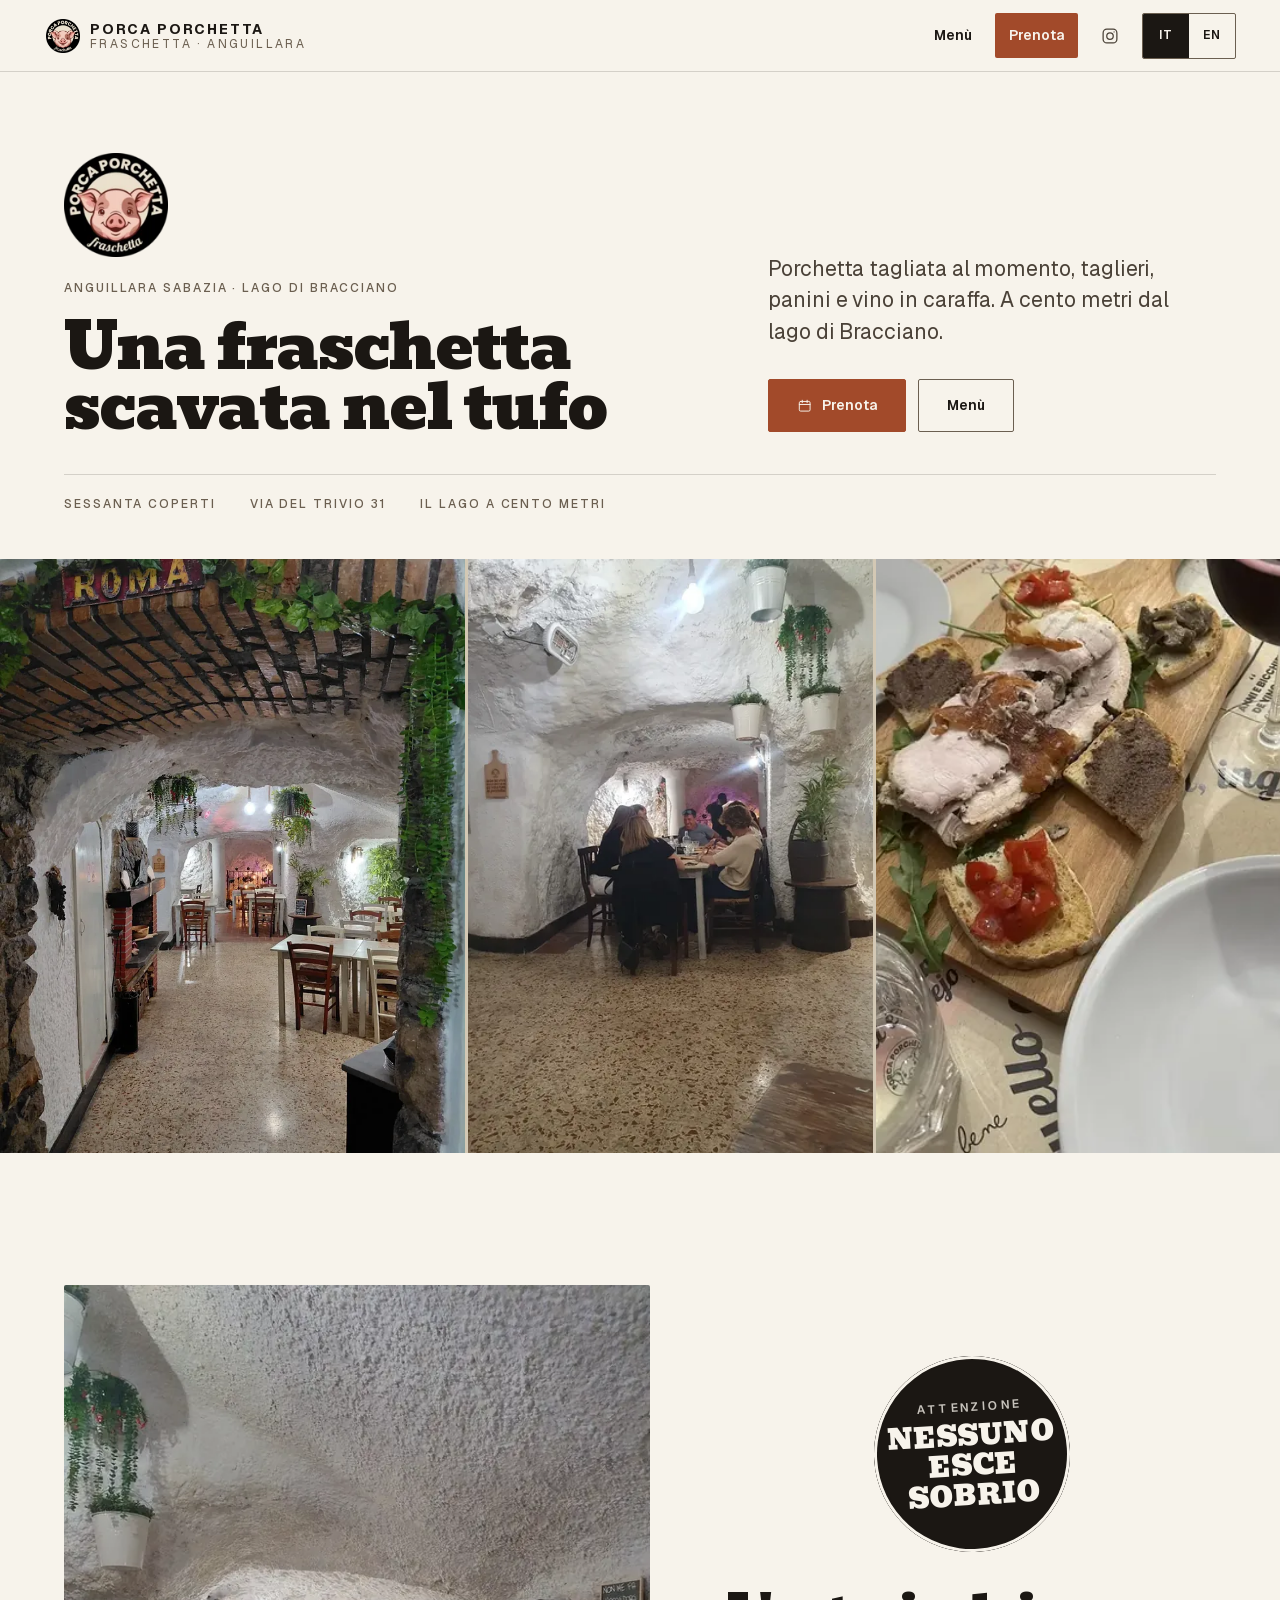
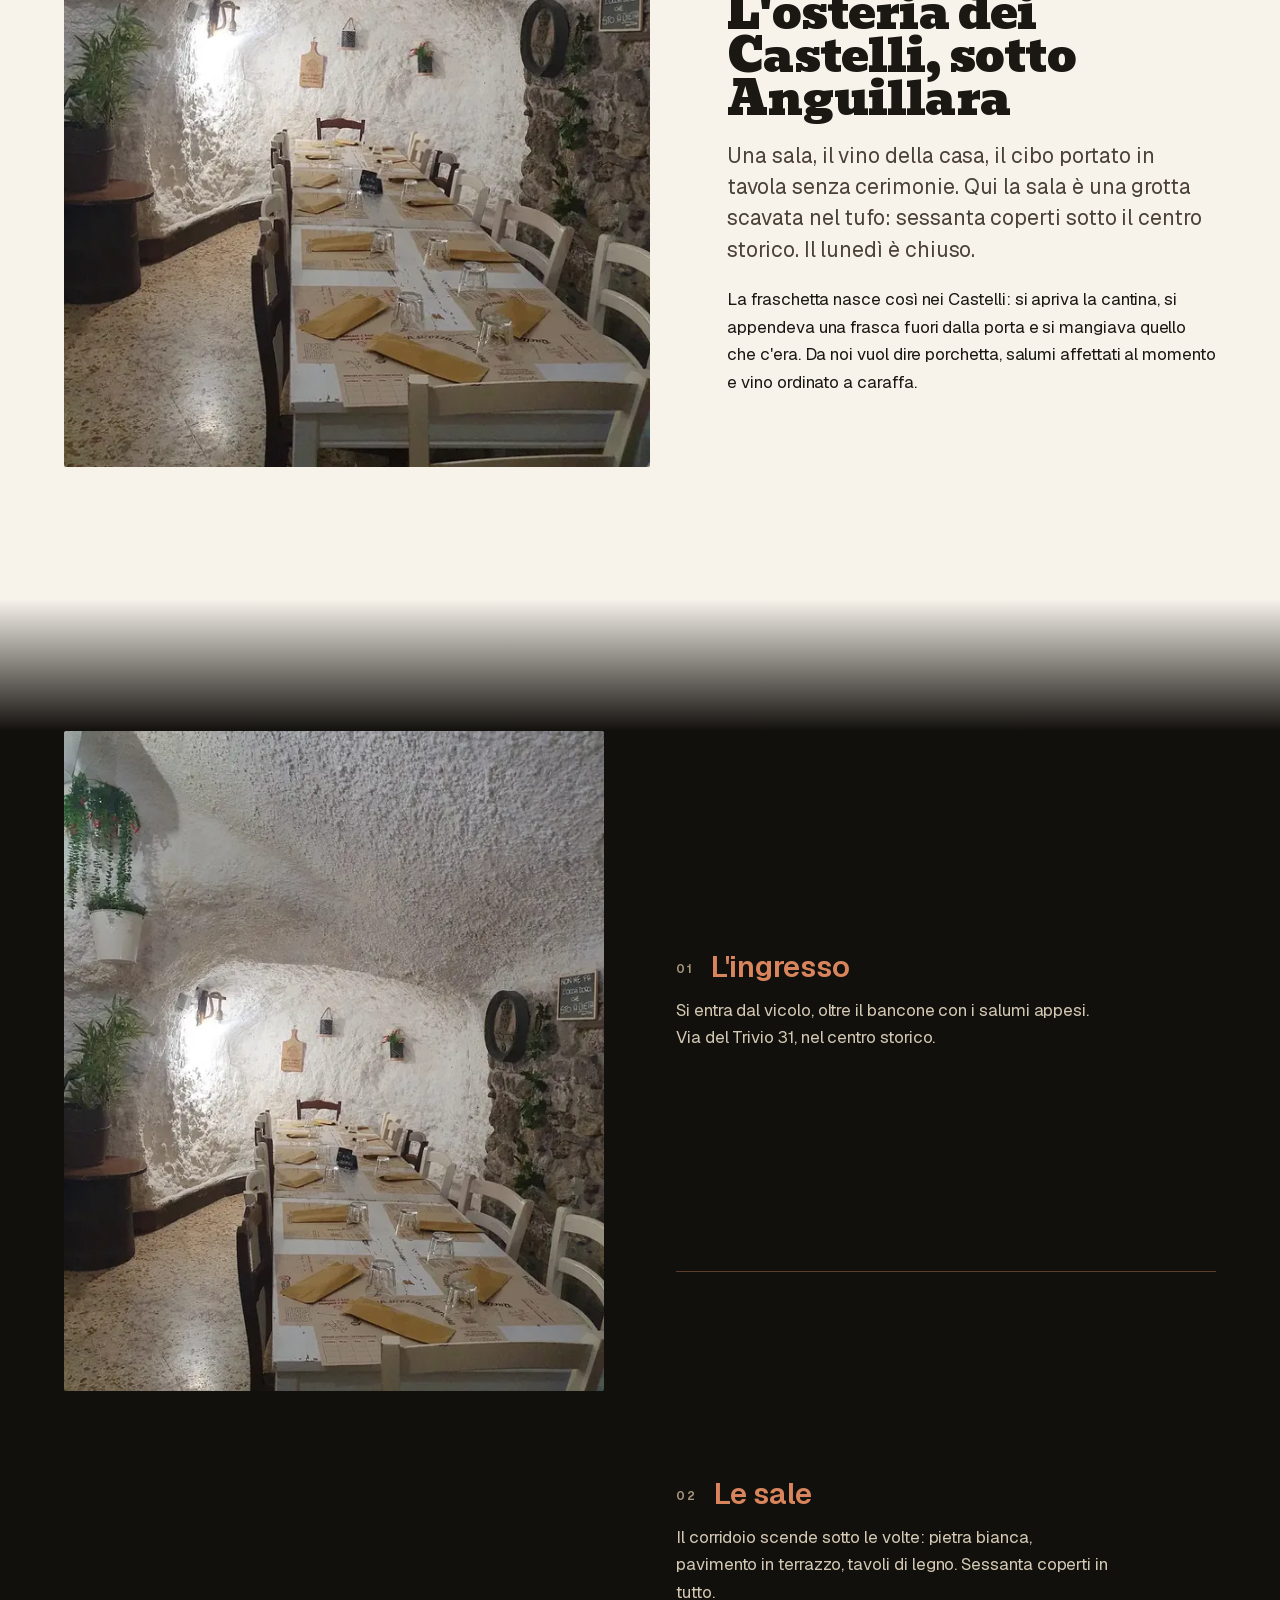
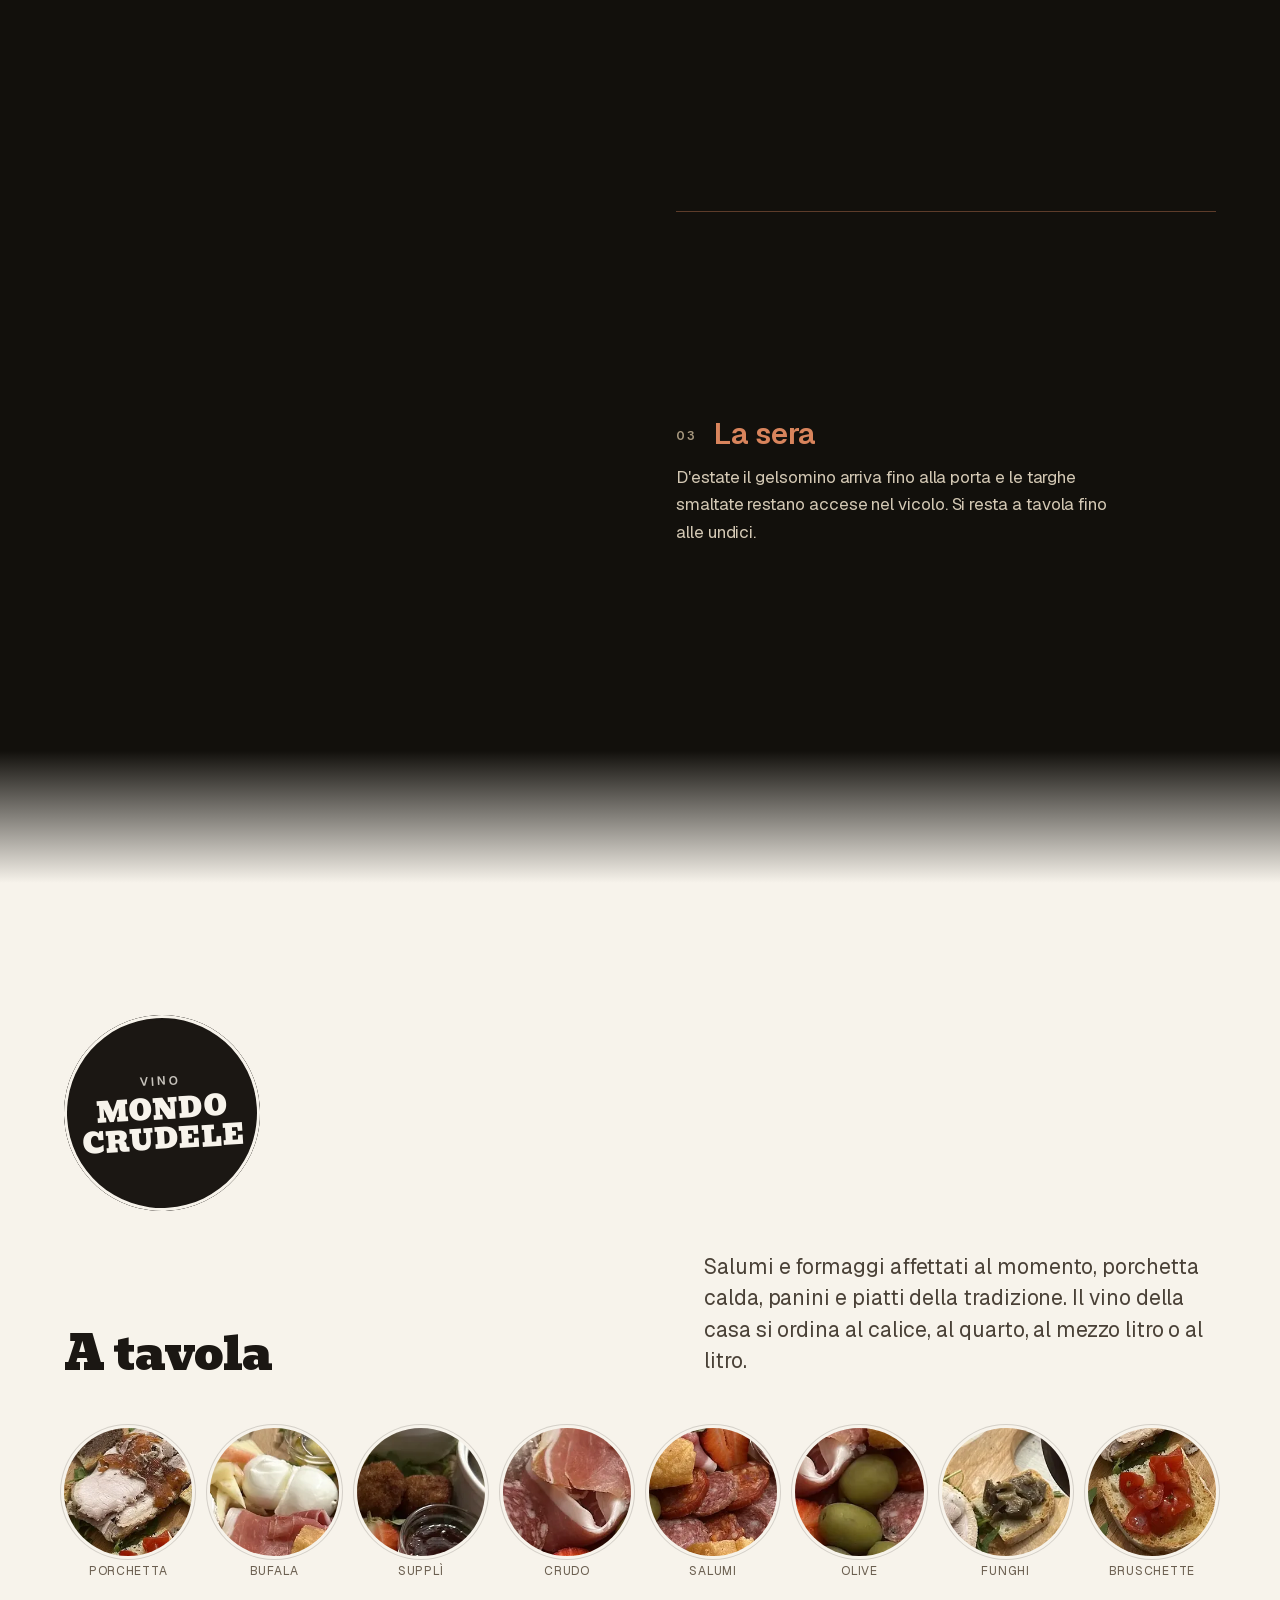
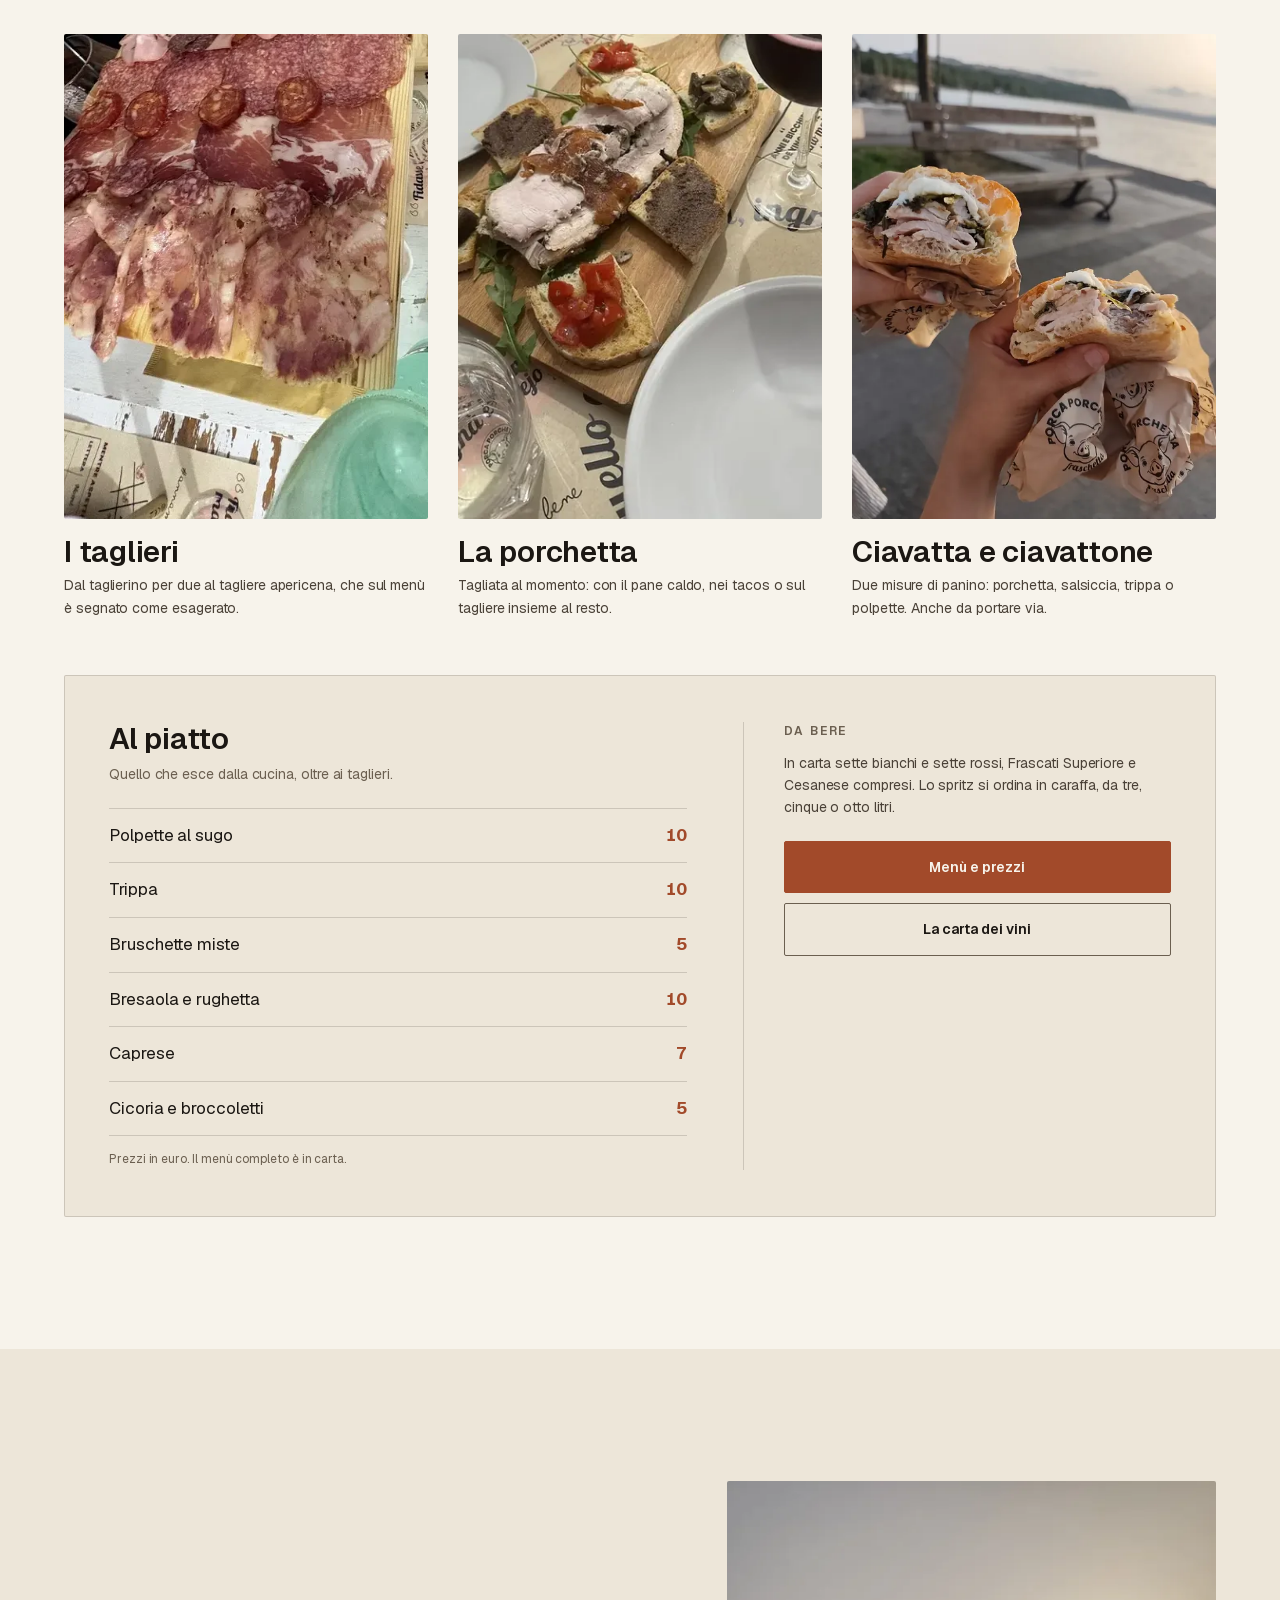
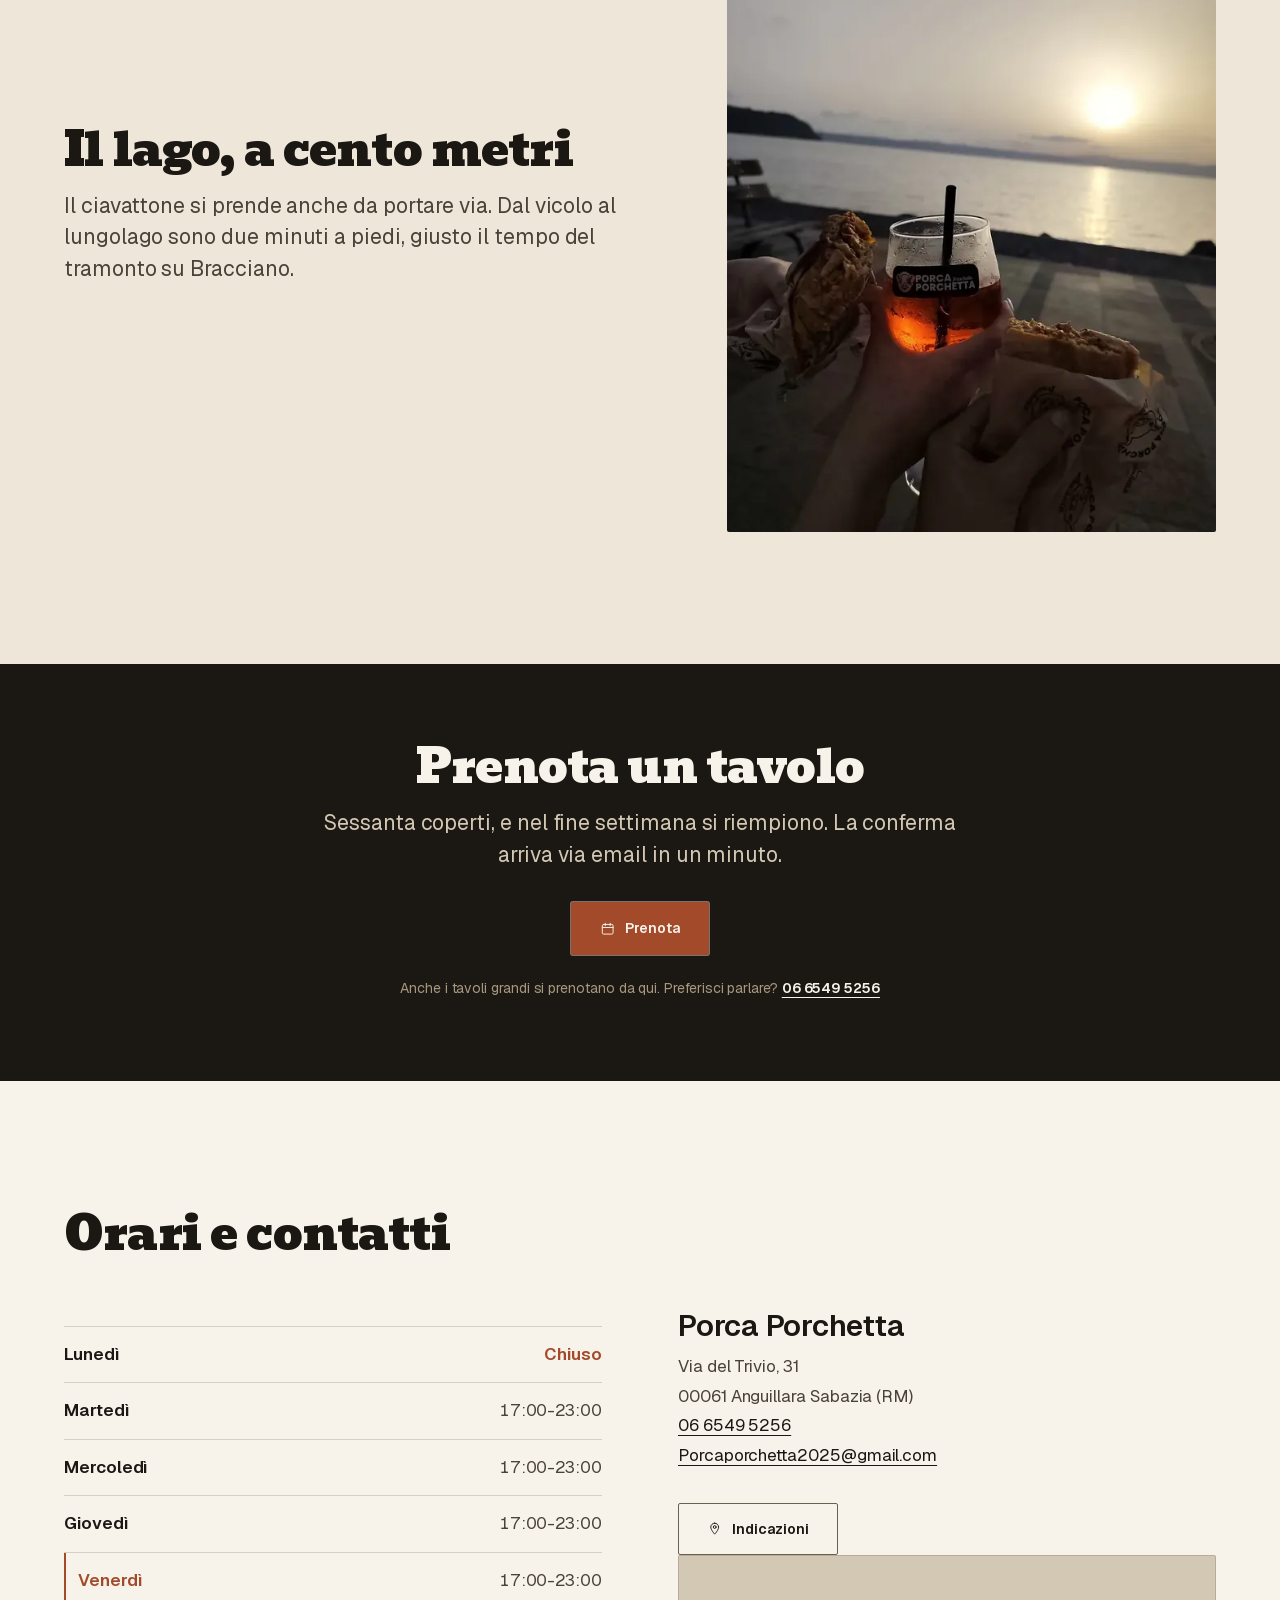
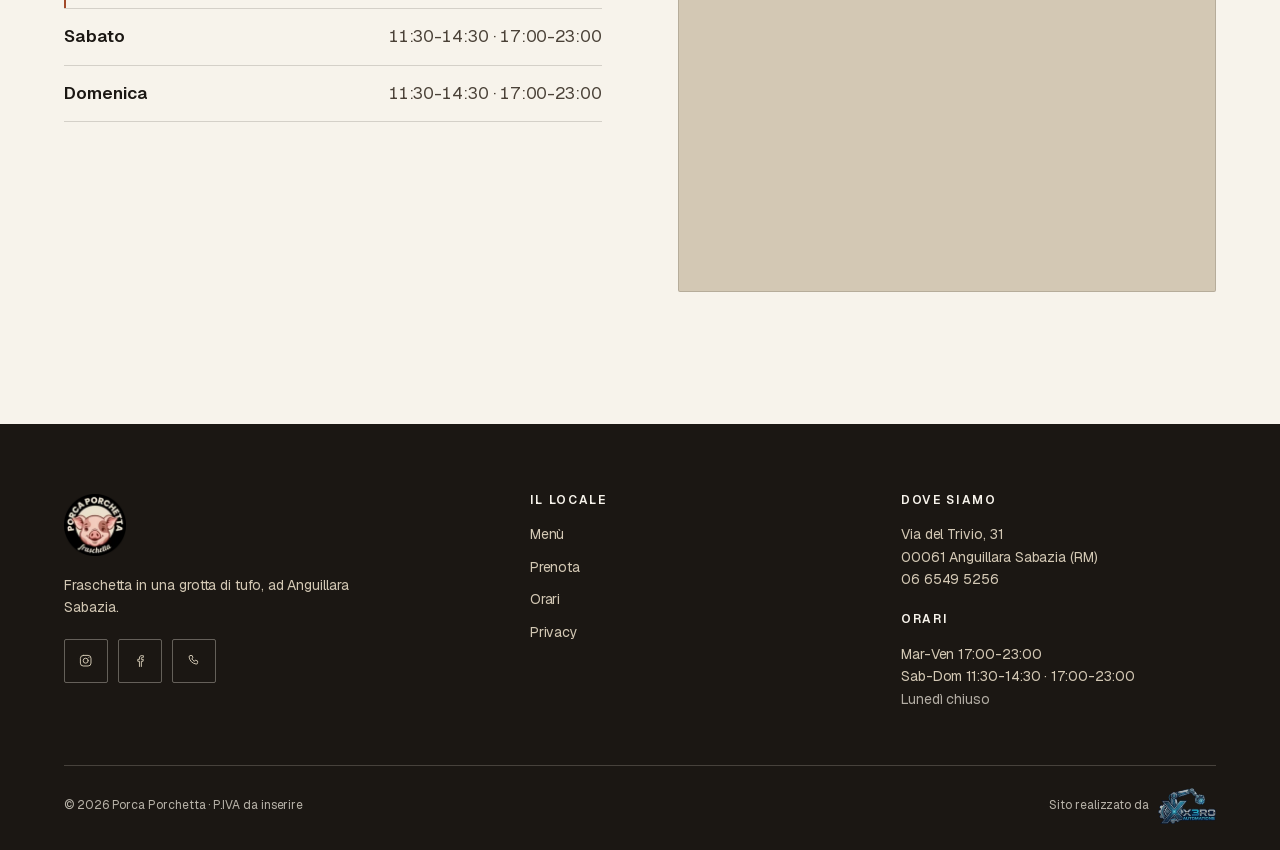
<file: index.html>
<!DOCTYPE html>
<html lang="it" data-i18n-page="index">
<head>
<meta charset="utf-8">
<meta name="viewport" content="width=device-width, initial-scale=1">
<!-- Spec build for a real named business that has not signed off yet. Stays out of
     the index until the owner approves. -->
<meta name="robots" content="noindex, nofollow">
<title>Porca Porchetta, fraschetta ad Anguillara Sabazia</title>
<meta name="description" content="Fraschetta in una grotta di tufo nel centro storico di Anguillara Sabazia, a cento metri dal lago di Bracciano. Porchetta, taglieri, panini e vino in caraffa. Sessanta coperti, prenotazione online.">
<link rel="canonical" href="https://xerocool36.github.io/porca-porchetta/">

<meta property="og:type" content="website">
<meta property="og:locale" content="it_IT">
<meta property="og:title" content="Porca Porchetta, fraschetta ad Anguillara Sabazia">
<meta property="og:description" content="Porchetta, taglieri e vino in caraffa in una grotta di tufo, a cento metri dal lago di Bracciano.">
<meta property="og:image" content="https://xerocool36.github.io/porca-porchetta/assets/img/sala-roma.webp">
<meta property="og:url" content="https://xerocool36.github.io/porca-porchetta/">
<meta name="twitter:card" content="summary_large_image">
<meta name="theme-color" content="#F7F3EB">

<link rel="icon" href="assets/img/favicon-32.png" sizes="32x32">
<link rel="apple-touch-icon" href="assets/img/logo-180.png">
<link rel="manifest" href="site.webmanifest">

<link rel="preload" href="assets/fonts/geist-latin.woff2" as="font" type="font/woff2" crossorigin>
<!-- Bevan sets the h1, which is the LCP text, so it is preloaded alongside Geist -->
<link rel="preload" href="assets/fonts/bevan-latin.woff2" as="font" type="font/woff2" crossorigin>
<link rel="preload" as="image" href="assets/img/sala-roma-700.webp"
      imagesrcset="assets/img/sala-roma-700.webp 700w, assets/img/sala-roma-1100.webp 1100w, assets/img/sala-roma.webp 1400w"
      imagesizes="(min-width: 760px) 40vw, 100vw" fetchpriority="high">
<link rel="stylesheet" href="css/style.css">

<script type="application/ld+json">
{
  "@context": "https://schema.org",
  "@type": "Restaurant",
  "name": "Porca Porchetta",
  "alternateName": "Porca Porchetta Anguillara",
  "description": "Fraschetta ad Anguillara Sabazia: porchetta, taglieri di salumi e formaggi, panini e vino in caraffa, in una grotta di tufo a due passi dal lago di Bracciano.",
  "servesCuisine": ["Romana", "Laziale", "Italiana"],
  "priceRange": "€€",
  "image": "https://xerocool36.github.io/porca-porchetta/assets/img/sala-roma.webp",
  "url": "https://xerocool36.github.io/porca-porchetta/",
  "telephone": "+390665495256",
  "email": "Porcaporchetta2025@gmail.com",
  "maximumAttendeeCapacity": 60,
  "acceptsReservations": "https://xerocool36.github.io/porca-porchetta/prenota.html",
  "address": {
    "@type": "PostalAddress",
    "streetAddress": "Via del Trivio, 31",
    "addressLocality": "Anguillara Sabazia",
    "addressRegion": "RM",
    "postalCode": "00061",
    "addressCountry": "IT"
  },
  "geo": { "@type": "GeoCoordinates", "latitude": 42.0924207, "longitude": 12.2695243 },
  "hasMenu": "https://xerocool36.github.io/porca-porchetta/menu.html",
  "potentialAction": {
    "@type": "ReserveAction",
    "target": {
      "@type": "EntryPoint",
      "urlTemplate": "https://xerocool36.github.io/porca-porchetta/prenota.html",
      "inLanguage": "it-IT",
      "actionPlatform": [
        "http://schema.org/DesktopWebPlatform",
        "http://schema.org/MobileWebPlatform"
      ]
    },
    "result": { "@type": "FoodEstablishmentReservation", "name": "Prenota un tavolo" }
  },
  "sameAs": [
    "https://www.instagram.com/porcaporchettaanguillara/",
    "https://www.facebook.com/61583761200637"
  ],
  "openingHoursSpecification": [
    { "@type": "OpeningHoursSpecification", "dayOfWeek": ["Tuesday","Wednesday","Thursday","Friday"], "opens": "17:00", "closes": "23:00" },
    { "@type": "OpeningHoursSpecification", "dayOfWeek": ["Saturday","Sunday"], "opens": "11:30", "closes": "14:30" },
    { "@type": "OpeningHoursSpecification", "dayOfWeek": ["Saturday","Sunday"], "opens": "17:00", "closes": "23:00" }
  ]
}
</script>
</head>
<body class="has-dock">
<a class="u-skip" href="#main" data-i18n="skip">Salta al contenuto</a>

<!-- icon sprite: drawn inline so the page makes no external requests and the
     marks inherit currentColor. One drawing standard across every page: a 24
     grid, 1.5 stroke, round caps and joins, no fill anywhere. Presentation
     attributes sit on each <symbol>, never on a wrapping <g> — a <g> does not
     reach <use> shadow content, and every mark renders as a black blob. -->
<svg class="sprite" aria-hidden="true" focusable="false">
  <symbol id="i-cal" viewBox="0 0 24 24" fill="none" stroke="currentColor" stroke-width="1.5" stroke-linecap="round" stroke-linejoin="round">
    <rect x="3.6" y="5.4" width="16.8" height="15" rx="2"/>
    <path d="M3.6 10.1h16.8M8.2 3.5v3.8M15.8 3.5v3.8"/>
  </symbol>
  <symbol id="i-fb" viewBox="0 0 24 24" fill="none" stroke="currentColor" stroke-width="1.5" stroke-linecap="round" stroke-linejoin="round">
    <path d="M14.6 21v-8.1h2.6l.4-3h-3V8.2c0-.9.3-1.4 1.5-1.4h1.6V4.1A19 19 0 0 0 15.4 4c-2.3 0-3.8 1.4-3.8 3.9v2H9v3h2.6V21"/>
  </symbol>
  <symbol id="i-ig" viewBox="0 0 24 24" fill="none" stroke="currentColor" stroke-width="1.5" stroke-linecap="round" stroke-linejoin="round">
    <rect x="3.75" y="3.75" width="16.5" height="16.5" rx="4.5"/>
    <circle cx="12" cy="12" r="3.9"/>
    <path d="M16.9 7.15h.01"/>
  </symbol>
  <symbol id="i-menu" viewBox="0 0 24 24" fill="none" stroke="currentColor" stroke-width="1.5" stroke-linecap="round" stroke-linejoin="round">
    <path d="M6.4 3.8h11.2a1 1 0 0 1 1 1v14.4a1 1 0 0 1-1 1H6.4a1 1 0 0 1-1-1V4.8a1 1 0 0 1 1-1z"/>
    <path d="M8.9 8.4h6.2M8.9 12h6.2M8.9 15.6h3.6"/>
  </symbol>
  <symbol id="i-pin" viewBox="0 0 24 24" fill="none" stroke="currentColor" stroke-width="1.5" stroke-linecap="round" stroke-linejoin="round">
    <path d="M12 3.4c3.4 0 6.1 2.7 6.1 6.1 0 4.4-6.1 11-6.1 11S5.9 13.9 5.9 9.5c0-3.4 2.7-6.1 6.1-6.1z"/>
    <circle cx="12" cy="9.4" r="2.2"/>
  </symbol>
  <symbol id="i-tel" viewBox="0 0 24 24" fill="none" stroke="currentColor" stroke-width="1.5" stroke-linecap="round" stroke-linejoin="round">
    <path d="M6.9 3.9h2.6l1.4 3.6-1.9 1.4a11.3 11.3 0 0 0 4.1 4.1l1.4-1.9 3.6 1.4v2.6a2.1 2.1 0 0 1-2.3 2.1A13.6 13.6 0 0 1 4.8 6.2 2.1 2.1 0 0 1 6.9 3.9z"/>
  </symbol>
</svg>

<header class="hdr" id="bar">
  <div class="hdr__inner">
    <a class="hdr__mark" href="#top">
      <img class="hdr__mark-logo" src="assets/img/logo-128.webp" alt="" width="128" height="128" decoding="async">
      <span class="hdr__mark-txt">
        <span class="hdr__mark-name">Porca Porchetta</span>
        <span class="hdr__mark-sub" data-i18n="mark.sub">Fraschetta · Anguillara</span>
      </span>
    </a>
    <span class="hdr__spacer"></span>
    <a class="hdr__link" href="menu.html" data-i18n="nav.menu">Menù</a>
    <a class="hdr__link hdr__link--cta" href="prenota.html" data-i18n="nav.book">Prenota</a>
    <a class="hdr__ig" href="https://www.instagram.com/porcaporchettaanguillara/" target="_blank" rel="noopener" aria-label="Instagram">
      <svg class="ic" viewBox="0 0 24 24" aria-hidden="true"><use href="#i-ig"></use></svg>
    </a>
    <div class="lang" role="group" aria-label="Lingua / Language">
      <button class="lang__btn" type="button" data-lang="it" aria-pressed="true"><span>IT</span></button>
      <button class="lang__btn" type="button" data-lang="en" aria-pressed="false"><span>EN</span></button>
    </div>
  </div>
</header>

<!-- <main> opens above the hero on purpose: the page's only <h1> and its
     primary call to action used to sit outside every landmark, so the skip
     link and landmark navigation both jumped straight past them. -->
<main id="main">

<!-- ============================ HERO ============================
     A title block on stone, then a full bleed triptych. Every photograph of
     this venue is a 3:4 phone portrait; a single wide hero has to letterbox
     one, which is what deleted the painted ROMA sign in the last two builds.
     Three portraits side by side make the wide band without cropping any of
     them, and the type keeps a real ground, so no scrim is needed. -->
<section class="hero" id="top">
  <div class="hero__type wrap">

    <!-- Their roundel at the size it was drawn for. It is the only place on the
         landing page the full-colour mark appears: in the bar it reads as a
         sticker, here it reads as a sign over a door. -->
    <div class="hero__lead">
      <img class="hero__mark" src="assets/img/logo-128.webp"
           srcset="assets/img/logo-128.webp 128w, assets/img/logo-256.webp 256w"
           sizes="104px"
           alt="" width="128" height="128" decoding="async">
      <p class="eyebrow" data-i18n="hero.kicker">Anguillara Sabazia · Lago di Bracciano</p>

      <h1 class="hero__h1">
        <span class="ln"><span data-i18n="hero.h1a">Una fraschetta</span></span>
        <span class="ln"><span data-i18n="hero.h1b">scavata nel tufo</span></span>
      </h1>
    </div>

    <!-- The sentence and the two actions take the right of the title block, so
         nothing has to be invented to fill it. The opening hours used to sit
         here and were cut: they are stated properly under "Orari e contatti"
         and saying them twice made the hero a timetable. -->
    <div class="hero__say">
      <p class="hero__lede" data-i18n="hero.lede">
        Porchetta tagliata al momento, taglieri, panini e vino in caraffa.
        A cento metri dal lago di Bracciano.
      </p>

      <div class="cta-row">
        <a class="btn btn--vino" href="prenota.html">
          <svg class="ic" viewBox="0 0 24 24" aria-hidden="true"><use href="#i-cal"></use></svg>
          <span data-i18n="nav.book">Prenota</span>
        </a>
        <a class="btn btn--linea" href="menu.html" data-i18n="nav.menu">Menù</a>
      </div>
    </div>

    <!-- Three portraits standing side by side, so no plate is letterboxed. The
         arch carries the mobile view alone; the other two are desktop only. -->
    <div class="hero__strip">
      <div class="hero__shot hero__shot--arch">
        <img src="assets/img/sala-roma.webp"
             srcset="assets/img/sala-roma-700.webp 700w,
                     assets/img/sala-roma-1100.webp 1100w,
                     assets/img/sala-roma.webp 1400w"
             sizes="(min-width: 760px) 40vw, 100vw"
             alt="La sala scavata nel tufo, con la volta in mattoni e l'insegna ROMA all'ingresso"
             width="1400" height="1867" fetchpriority="high" decoding="async">
      </div>
      <div class="hero__shot hero__shot--extra">
        <img src="assets/img/cave-dining.webp"
             srcset="assets/img/cave-dining-520.webp 520w, assets/img/cave-dining.webp 900w"
             sizes="30vw"
             class="is-mid"
             alt="Clienti a tavola in fondo alla sala scavata nella roccia"
             width="900" height="1200" loading="lazy" decoding="async">
      </div>
      <div class="hero__shot hero__shot--extra">
        <img src="assets/img/porchetta-board.webp"
             srcset="assets/img/porchetta-board-560.webp 560w, assets/img/porchetta-board.webp 900w"
             sizes="30vw"
             alt="Porchetta e bruschette su un tagliere, con un bicchiere di vino rosso"
             width="900" height="820" loading="lazy" decoding="async">
      </div>
    </div>

    <p class="hero__facts">
      <span data-i18n="hero.f1">Sessanta coperti</span>
      <span data-i18n="hero.f2">Via del Trivio 31</span>
      <span data-i18n="hero.f3">Il lago a cento metri</span>
    </p>
  </div>

</section>

<!-- ========================== 1. APERTURA ==========================
     Layout family: centred editorial statement under one of their own
     enamel plates. -->
<section class="band" id="posto">
  <div class="wrap">
    <div class="split">
      <div class="ph">
        <img src="assets/img/cave-corridor.webp"
             srcset="assets/img/cave-corridor-600.webp 600w, assets/img/cave-corridor.webp 900w"
             sizes="(min-width: 900px) 45vw, 100vw"
             alt="Il corridoio scavato nel tufo, con i tavoli apparecchiati sotto la volta"
             width="900" height="1200" loading="lazy" decoding="async">
      </div>
      <div class="split__text rev">
        <p class="targa" role="note">
          <span class="u-sr" data-i18n="targa.sr">Targa smaltata appesa nel vicolo del locale:</span>
          <span class="targa__ring" lang="it">
            <span class="targa__t">Attenzione</span>
            <span class="targa__b">Nessuno esce sobrio</span>
          </span>
        </p>
        <h2 class="head__title t-display" data-i18n="ap.title">L'osteria dei Castelli, sotto Anguillara</h2>
        <p class="t-lede" data-i18n="ap.sub">
          Una sala, il vino della casa, il cibo portato in tavola senza cerimonie.
          Qui la sala è una grotta scavata nel tufo: sessanta coperti sotto il
          centro storico. Il lunedì è chiuso.
        </p>
        <p data-i18n="ap.p2">
          La fraschetta nasce così nei Castelli: si apriva la cantina, si
          appendeva una frasca fuori dalla porta e si mangiava quello che c'era.
          Da noi vuol dire porchetta, salumi affettati al momento e vino
          ordinato a caraffa.
        </p>
      </div>
    </div>
  </div>
</section>

<!-- ======================== 2. LA GROTTA ========================
     Layout family: sticky full bleed photographic chapter. The picture is
     held while the passages scroll past it and changes to match them.
     This is the one dark block on the page: you are going underground. -->
<section class="band chapter on-dark" id="grotta">
  <div class="wrap chapter__grid">

    <div class="chapter__stage" id="stage">
      <div class="chapter__shot is-on" data-shot="0">
        <img src="assets/img/ingresso-bancone.webp"
             srcset="assets/img/ingresso-bancone-600.webp 600w, assets/img/ingresso-bancone.webp 1200w"
             sizes="(min-width: 900px) 600px, 100vw"
             alt="L'ingresso illuminato, con il bancone e i salumi appesi"
             width="1200" height="1600" loading="lazy" decoding="async">
      </div>
      <div class="chapter__shot" data-shot="1">
        <img src="assets/img/cave-corridor.webp"
             srcset="assets/img/cave-corridor-600.webp 600w, assets/img/cave-corridor.webp 900w"
             sizes="(min-width: 900px) 600px, 100vw"
             alt="Il corridoio scavato nel tufo che porta alle sale in fondo"
             width="900" height="1200" loading="lazy" decoding="async">
      </div>
      <div class="chapter__shot" data-shot="2">
        <img src="assets/img/insegne.webp"
             srcset="assets/img/insegne-600.webp 600w, assets/img/insegne.webp 1000w"
             sizes="(min-width: 900px) 600px, 100vw"
             alt="Le targhe smaltate appese nel vicolo sotto il gelsomino: «Attenzione, nessuno esce sobrio» e «Vino, mondo crudele»"
             width="1000" height="1333" loading="lazy" decoding="async">
      </div>
    </div>

    <div class="chapter__text" id="steps">
      <article class="chapter__step" data-step="0">
        <h3 data-n="01" data-i18n="gr.t1">L'ingresso</h3>
        <p data-i18n="gr.p1">
          Si entra dal vicolo, oltre il bancone con i salumi appesi. Via del
          Trivio 31, nel centro storico.
        </p>
      </article>
      <article class="chapter__step" data-step="1">
        <h3 data-n="02" data-i18n="gr.t2">Le sale</h3>
        <p data-i18n="gr.p2">
          Il corridoio scende sotto le volte: pietra bianca, pavimento in
          terrazzo, tavoli di legno. Sessanta coperti in tutto.
        </p>
      </article>
      <article class="chapter__step" data-step="2">
        <h3 data-n="03" data-i18n="gr.t3">La sera</h3>
        <p data-i18n="gr.p3">
          D'estate il gelsomino arriva fino alla porta e le targhe smaltate
          restano accese nel vicolo. Si resta a tavola fino alle undici.
        </p>
      </article>
    </div>

  </div>
</section>

<!-- ========================= 3. A TAVOLA =========================
     Layout family: a line of dish discs, then three portraits in a row, then
     the priced menu card. Captions sit under the pictures, never on them. -->
<section class="band" id="tavola">
  <div class="wrap">
    <div class="head rev">
      <p class="targa" role="note">
        <span class="u-sr" data-i18n="targa.sr">Targa smaltata appesa nel vicolo del locale:</span>
        <span class="targa__ring" lang="it">
          <span class="targa__t">Vino</span>
          <span class="targa__b">Mondo crudele</span>
        </span>
      </p>
      <h2 class="head__title t-display" data-i18n="tv.title">A tavola</h2>
      <p class="head__sub" data-i18n="tv.sub">
        Salumi e formaggi affettati al momento, porchetta calda, panini e
        piatti della tradizione. Il vino della casa si ordina al calice, al
        quarto, al mezzo litro o al litro.
      </p>
    </div>

    <!-- il banco: what actually arrives on the boards -->
    <div class="dischi dischi--lead" role="list">
      <figure class="disco" role="listitem">
        <img src="assets/img/disc-porchetta.webp" srcset="assets/img/disc-porchetta-220.webp 220w, assets/img/disc-porchetta.webp 420w" sizes="(min-width: 760px) 140px, 22vw" alt="Fette di porchetta su una bruschetta" width="420" height="420" loading="lazy" decoding="async">
        <figcaption data-i18n="bk.porchetta">Porchetta</figcaption>
      </figure>
      <figure class="disco" role="listitem">
        <img src="assets/img/disc-bufala.webp" srcset="assets/img/disc-bufala-220.webp 220w, assets/img/disc-bufala.webp 420w" sizes="(min-width: 760px) 140px, 22vw" alt="Bufala con prosciutto crudo" width="420" height="420" loading="lazy" decoding="async">
        <figcaption data-i18n="bk.bufala">Bufala</figcaption>
      </figure>
      <figure class="disco" role="listitem">
        <img src="assets/img/disc-suppli.webp" srcset="assets/img/disc-suppli-220.webp 220w, assets/img/disc-suppli.webp 420w" sizes="(min-width: 760px) 140px, 22vw" alt="Supplì fritti sul tagliere" width="420" height="420" loading="lazy" decoding="async">
        <figcaption data-i18n="bk.suppli">Supplì</figcaption>
      </figure>
      <figure class="disco" role="listitem">
        <img src="assets/img/disc-crudo.webp" srcset="assets/img/disc-crudo-220.webp 220w, assets/img/disc-crudo.webp 420w" sizes="(min-width: 760px) 140px, 22vw" alt="Prosciutto crudo affettato" width="420" height="420" loading="lazy" decoding="async">
        <figcaption data-i18n="bk.crudo">Crudo</figcaption>
      </figure>
      <figure class="disco" role="listitem">
        <img src="assets/img/disc-salame.webp" srcset="assets/img/disc-salame-220.webp 220w, assets/img/disc-salame.webp 420w" sizes="(min-width: 760px) 140px, 22vw" alt="Salame e salumi misti" width="420" height="420" loading="lazy" decoding="async">
        <figcaption data-i18n="bk.salumi">Salumi</figcaption>
      </figure>
      <figure class="disco" role="listitem">
        <img src="assets/img/disc-olive.webp" srcset="assets/img/disc-olive-220.webp 220w, assets/img/disc-olive.webp 420w" sizes="(min-width: 760px) 140px, 22vw" alt="Olive verdi sul tagliere" width="420" height="420" loading="lazy" decoding="async">
        <figcaption data-i18n="bk.olive">Olive</figcaption>
      </figure>
      <figure class="disco" role="listitem">
        <img src="assets/img/disc-funghi.webp" srcset="assets/img/disc-funghi-220.webp 220w, assets/img/disc-funghi.webp 420w" sizes="(min-width: 760px) 140px, 22vw" alt="Bruschetta ai funghi" width="420" height="420" loading="lazy" decoding="async">
        <figcaption data-i18n="bk.funghi">Funghi</figcaption>
      </figure>
      <figure class="disco" role="listitem">
        <img src="assets/img/disc-bruschetta.webp" srcset="assets/img/disc-bruschetta-220.webp 220w, assets/img/disc-bruschetta.webp 420w" sizes="(min-width: 760px) 140px, 22vw" alt="Bruschetta al pomodoro" width="420" height="420" loading="lazy" decoding="async">
        <figcaption data-i18n="bk.bruschette">Bruschette</figcaption>
      </figure>
    </div>

    <div class="grid3">
      <div>
        <div class="ph">
          <img src="assets/img/tagliere-board.webp"
               alt="Tagliere di salumi affettati, appoggiato sulla tovaglietta di carta del locale"
               width="470" height="620" loading="lazy" decoding="async">
        </div>
        <p class="ph__cap">
          <b data-i18n="tv.c1t">I taglieri</b>
          <span data-i18n="tv.c1d">Dal taglierino per due al tagliere apericena, che sul menù è segnato come esagerato.</span>
        </p>
      </div>

      <div>
        <div class="ph">
          <img src="assets/img/porchetta-board.webp"
               srcset="assets/img/porchetta-board-560.webp 560w, assets/img/porchetta-board.webp 900w"
               sizes="(min-width: 760px) 32vw, 100vw"
               alt="Porchetta tagliata a fette su un tagliere, con bruschette e un bicchiere di vino rosso"
               width="900" height="820" loading="lazy" decoding="async">
        </div>
        <p class="ph__cap">
          <b data-i18n="tv.c2t">La porchetta</b>
          <span data-i18n="tv.c2d">Tagliata al momento: con il pane caldo, nei tacos o sul tagliere insieme al resto.</span>
        </p>
      </div>

      <div>
        <div class="ph">
          <img src="assets/img/ciavattoni.webp"
               srcset="assets/img/ciavattoni-560.webp 560w, assets/img/ciavattoni.webp 1000w"
               sizes="(min-width: 760px) 32vw, 100vw"
               alt="Due ciavattoni imbottiti nella carta di Porca Porchetta"
               width="1000" height="1333" loading="lazy" decoding="async">
        </div>
        <p class="ph__cap">
          <b data-i18n="tv.c3t">Ciavatta e ciavattone</b>
          <span data-i18n="tv.c3d">Due misure di panino: porchetta, salsiccia, trippa o polpette. Anche da portare via.</span>
        </p>
      </div>
    </div>

    <!-- The menu card. It used to be six dish names in a beige box: a list of
         words is not a menu, and the one question it has to answer on a phone
         is what this costs. Real prices, off their own board. -->
    <div class="plate">
      <div class="plate__main">
        <div class="plate__head">
          <h3 data-i18n="tv.c4t">Al piatto</h3>
          <p class="plate__sub" data-i18n="tv.c4d">Quello che esce dalla cucina, oltre ai taglieri.</p>
        </div>
        <ul class="plate__list">
          <li><span data-i18n="tv.p1">Polpette al sugo</span><b>10</b></li>
          <li><span data-i18n="tv.p2">Trippa</span><b>10</b></li>
          <li><span data-i18n="tv.p3">Bruschette miste</span><b>5</b></li>
          <li><span data-i18n="tv.p4">Bresaola e rughetta</span><b>10</b></li>
          <li><span data-i18n="tv.p5">Caprese</span><b>7</b></li>
          <li><span data-i18n="tv.p6">Cicoria e broccoletti</span><b>5</b></li>
        </ul>
        <p class="plate__euro" data-i18n="tv.euro">Prezzi in euro. Il menù completo è in carta.</p>
      </div>

      <div class="plate__side">
        <p class="plate__k" data-i18n="tv.winek">Da bere</p>
        <p class="plate__note" data-i18n="tv.wine">
          In carta sette bianchi e sette rossi, Frascati Superiore e Cesanese
          compresi. Lo spritz si ordina in caraffa, da tre, cinque o otto litri.
        </p>
        <div class="cta-row cta-row--flush">
          <a class="btn btn--vino btn--wide" href="menu.html" data-i18n="cta.menuPrices">Menù e prezzi</a>
          <a class="btn btn--linea btn--wide" href="menu.html#m-vini" data-i18n="cta.wine">La carta dei vini</a>
        </div>
      </div>
    </div>
  </div>
</section>

<!-- =========================== 4. IL LAGO ===========================
     Layout family: image and text split. The only one on the page. -->
<section class="band band--panel" id="lago">
  <div class="wrap">
    <div class="split split--flip">
      <div class="ph">
        <img src="assets/img/lago-tramonto.webp"
             srcset="assets/img/lago-tramonto-600.webp 600w, assets/img/lago-tramonto.webp 1200w"
             sizes="(min-width: 900px) 45vw, 100vw"
             alt="Tramonto sul lago di Bracciano"
             width="1200" height="1600" loading="lazy" decoding="async">
      </div>
      <div class="split__text rev">
        <h2 class="head__title t-display" data-i18n="lg.title">Il lago, a cento metri</h2>
        <p class="t-lede" data-i18n="lg.p1">
          Il ciavattone si prende anche da portare via. Dal vicolo al lungolago
          sono due minuti a piedi, giusto il tempo del tramonto su Bracciano.
        </p>
      </div>
    </div>
  </div>
</section>

<!-- ========================== 5. PRENOTA ==========================
     Layout family: centred conversion band on a raised plane. -->
<section class="band band--tight strip" id="prenota">
  <div class="wrap wrap--narrow">
    <div class="head head--mid head--flush rev">
      <h2 class="head__title t-display" data-i18n="pr.title">Prenota un tavolo</h2>
      <p class="head__sub" data-i18n="pr.sub">
        Sessanta coperti, e nel fine settimana si riempiono. La conferma arriva
        via email in un minuto.
      </p>
      <div class="cta-row cta-row--mid">
        <a class="btn btn--vino" href="prenota.html">
          <svg class="ic" viewBox="0 0 24 24" aria-hidden="true"><use href="#i-cal"></use></svg>
          <span data-i18n="nav.book">Prenota</span>
        </a>
      </div>
      <p class="strip__alt" data-i18n="pr.alt">
        Anche i tavoli grandi si prenotano da qui. Preferisci parlare?
        <a href="tel:+390665495256">06 6549 5256</a>
      </p>
    </div>
  </div>
</section>

<!-- ====================== 6. ORARI E CONTATTI ======================
     Layout family: two column data block. -->
<section class="band" id="dove">
  <div class="wrap">
    <div class="head rev">
      <h2 class="head__title t-display" data-i18n="in.title">Orari e contatti</h2>
    </div>

    <div class="info">
      <dl class="orari" id="hours">
        <div class="orari__row is-closed" data-day="1"><dt data-i18n="d.mon">Lunedì</dt><dd data-i18n="in.closed">Chiuso</dd></div>
        <div class="orari__row" data-day="2"><dt data-i18n="d.tue">Martedì</dt><dd>17:00-23:00</dd></div>
        <div class="orari__row" data-day="3"><dt data-i18n="d.wed">Mercoledì</dt><dd>17:00-23:00</dd></div>
        <div class="orari__row" data-day="4"><dt data-i18n="d.thu">Giovedì</dt><dd>17:00-23:00</dd></div>
        <div class="orari__row" data-day="5"><dt data-i18n="d.fri">Venerdì</dt><dd>17:00-23:00</dd></div>
        <div class="orari__row" data-day="6"><dt data-i18n="d.sat">Sabato</dt><dd>11:30-14:30 · 17:00-23:00</dd></div>
        <div class="orari__row" data-day="0"><dt data-i18n="d.sun">Domenica</dt><dd>11:30-14:30 · 17:00-23:00</dd></div>
      </dl>

      <div>
        <address class="addr">
          <strong>Porca Porchetta</strong>
          Via del Trivio, 31<br>
          00061 Anguillara Sabazia (RM)<br>
          <a href="tel:+390665495256">06 6549 5256</a><br>
          <a href="mailto:Porcaporchetta2025@gmail.com">Porcaporchetta2025@gmail.com</a>
        </address>
        <div class="cta-row">
          <a class="btn btn--linea" href="https://www.google.com/maps/dir/?api=1&amp;destination=Porca%20Porchetta%20Via%20del%20Trivio%2031%20Anguillara%20Sabazia" target="_blank" rel="noopener">
            <svg class="ic" viewBox="0 0 24 24" aria-hidden="true"><use href="#i-pin"></use></svg>
            <span data-i18n="cta.dir">Indicazioni</span>
          </a>
        </div>

        <!-- The only third party content on the whole site, and it is only on
             this page: a real Google map, lazy loaded, below the fold. Loading
             it pulls Google's own tile, font and places hosts, which is
             Google's embed and not in our control. menu.html, prenota.html,
             privacy.html and 404.html still make zero external requests, so
             the QR menu stays fast on a phone underground. Disclosed in
             privacy.html.
             NOTE: netlify.toml has default-src 'self' and no frame-src, so if
             this site ever moves off GitHub Pages that header needs
             "frame-src https://www.google.com;" or the map will be blocked. -->
        <div class="map">
          <iframe
            title="Mappa: Porca Porchetta, Via del Trivio 31, Anguillara Sabazia"
            src="https://www.google.com/maps?q=Porca+Porchetta,+Via+del+Trivio+31,+00061+Anguillara+Sabazia+RM&amp;z=17&amp;hl=it&amp;output=embed"
            width="1200" height="450"
            loading="lazy"
            referrerpolicy="no-referrer-when-downgrade"
            allowfullscreen></iframe>
        </div>
      </div>
    </div>
  </div>
</section>

</main>

<!-- =========================== FOOTER =========================== -->
<footer class="ftr">
  <div class="wrap">
    <div class="ftr__grid">

      <div>
        <img class="ftr__logo" src="assets/img/logo-128.webp" alt="" width="128" height="128" loading="lazy" decoding="async">
        <p class="ftr__tag" data-i18n="ft.tag">
          Fraschetta in una grotta di tufo, ad Anguillara Sabazia.
        </p>
        <ul class="social">
          <li>
            <a class="social__a" href="https://www.instagram.com/porcaporchettaanguillara/" target="_blank" rel="noopener" aria-label="Instagram">
              <svg class="ic" viewBox="0 0 24 24" aria-hidden="true"><use href="#i-ig"></use></svg>
            </a>
          </li>
          <li>
            <a class="social__a" href="https://www.facebook.com/61583761200637" target="_blank" rel="noopener" aria-label="Facebook">
              <svg class="ic" viewBox="0 0 24 24" aria-hidden="true"><use href="#i-fb"></use></svg>
            </a>
          </li>
          <li>
            <a class="social__a" href="tel:+390665495256" aria-label="06 6549 5256">
              <svg class="ic" viewBox="0 0 24 24" aria-hidden="true"><use href="#i-tel"></use></svg>
            </a>
          </li>
        </ul>
      </div>

      <div>
        <h3 data-i18n="ft.nav">Il locale</h3>
        <ul class="ftr__nav">
          <li><a href="menu.html" data-i18n="nav.menu">Menù</a></li>
          <li><a href="prenota.html" data-i18n="nav.book">Prenota</a></li>
          <li><a href="#dove" data-i18n="ft.hours">Orari</a></li>
          <li><a href="privacy.html" data-i18n="ft.privacy">Privacy</a></li>
        </ul>
      </div>

      <div>
        <h3 data-i18n="ft.where">Dove siamo</h3>
        <p>
          Via del Trivio, 31<br>
          00061 Anguillara Sabazia (RM)<br>
          <a href="tel:+390665495256">06 6549 5256</a>
        </p>
        <h3 data-i18n="ft.hours">Orari</h3>
        <p>
          <span data-i18n="ft.h1">Mar-Ven 17:00-23:00</span><br>
          <span data-i18n="ft.h2">Sab-Dom 11:30-14:30 · 17:00-23:00</span><br>
          <span class="ftr__closed" data-i18n="ft.h3">Lunedì chiuso</span>
        </p>
      </div>
    </div>

    <div class="ftr__base">
      <p class="ftr__note">© <span id="yr">2026</span> Porca Porchetta · <span data-i18n="ft.vat">P.IVA da inserire</span></p>
      <a class="credit" href="https://x3roautomations.it" target="_blank" rel="noopener">
        <span data-i18n="ft.credit">Sito realizzato da</span>
        <img class="credit__logo" src="assets/img/x3ro-logo.webp" alt="x3ro Automations" width="420" height="265" loading="lazy" decoding="async">
      </a>
    </div>
  </div>
</footer>

<!-- both conversions plus the phone, permanently in the thumb zone -->
<nav class="dock" aria-label="Azioni rapide">
  <a class="btn btn--vino" href="prenota.html">
    <svg class="ic" viewBox="0 0 24 24" aria-hidden="true"><use href="#i-cal"></use></svg>
    <span data-i18n="nav.book">Prenota</span>
  </a>
  <a class="btn btn--ghost" href="menu.html">
    <svg class="ic" viewBox="0 0 24 24" aria-hidden="true"><use href="#i-menu"></use></svg>
    <span data-i18n="nav.menu">Menù</span>
  </a>
  <a class="btn btn--ghost" href="tel:+390665495256">
    <svg class="ic" viewBox="0 0 24 24" aria-hidden="true"><use href="#i-tel"></use></svg>
    <span data-i18n="cta.call">Chiama</span>
  </a>
</nav>

<!-- deferred so the stored language is applied before first paint work rather
     than after it: an EN visitor used to watch the page render in Italian and
     then flip -->
<script src="js/i18n.js"></script>
<script src="js/main.js"></script>
</body>
</html>
</file>
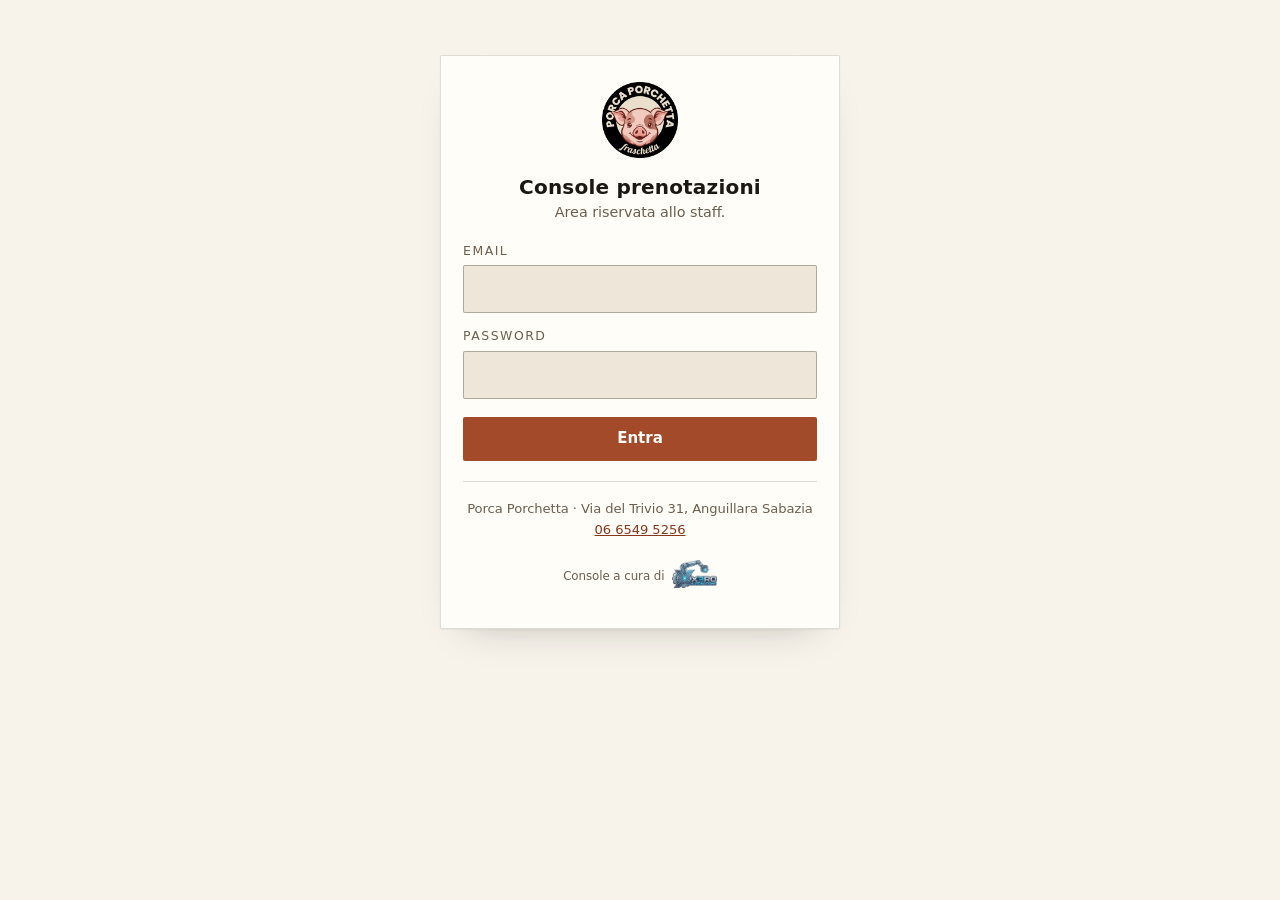
<file: admin.html>
<!doctype html>
<html lang="it">
<head>
<meta charset="utf-8">
<meta name="viewport" content="width=device-width, initial-scale=1, viewport-fit=cover">
<meta name="robots" content="noindex, nofollow, noarchive, nosnippet">
<meta name="referrer" content="no-referrer">
<meta name="color-scheme" content="light dark">
<title>Porca Porchetta — Console prenotazioni</title>
<link rel="icon" href="assets/img/favicon-32.png" sizes="32x32">

<!-- =====================================================================
     Porca Porchetta — console di servizio (area riservata allo staff).

     SELF-CONTAINED ON PURPOSE. It shares nothing with the public site: no
     css/style.css, no self-hosted font, no js/*.js, no build step, no CDN,
     no third-party request of any kind. The only network calls it makes are
     to the fraschetta's own Supabase project. It is a tool, not a showpiece:
     the goals are "readable at arm's length on a phone behind the bar" and
     "never lies about state".

     Auth is Supabase Auth (email + password), spoken over plain fetch against
     GoTrue — supabase-js is deliberately NOT loaded, because it only ships
     from a CDN and this page takes no third-party script. There is no PIN and
     there must never be one: a client-side PIN is decoration, not access
     control. The real boundary is the porca-admin Edge Function, which
     verifies the JWT and checks porca.admins server-side. This page holds
     zero authority.

     To grant someone access:
       1. create the user in Supabase Auth (Dashboard -> Authentication),
       2. insert their auth uid into porca.admins.
        (supabase/migrations/20260806121000_seed_admin.sql does this for the
         owner's address.)

     WHAT THIS CONSOLE DOES NOT HAVE, AND WHY
     - No "Richieste da approvare". porca has no pending state: the status
       check is ('confirmed','cancelled','noshow','seated'). Large tables are
       not a request either — the owner dropped the "over eight, phone us"
       gate on 2026-08-07 and settings.max_party is 20, so a party of fourteen
       is an ordinary capacity question that porca.book() answers like any
       other. Raise or lower that number in Impostazioni; nothing else needs
       to change. There is no queue to approve, so there is no screen for one.
     - Half-day closures ARE supported. porca.closures.band is null for the
       whole day, or names ONE service ('pranzo' / 'cena'). The venue runs two
       services at the weekend, so "chiuso a pranzo sabato, aperto a cena" has
       to be expressible or the owner ends up shutting the whole Saturday.
       admin_block takes an optional `band`; omitting it still means whole day,
       so the bandless call shape stays valid and keeps its old meaning.
     ===================================================================== -->

<style>
/* ------------------------------------------------------------------ reset */
*, *::before, *::after { box-sizing: border-box; }
html { -webkit-text-size-adjust: 100%; }
body, h1, h2, h3, p, ul, figure { margin: 0; }
ul { padding: 0; list-style: none; }
button, input, select, textarea { font: inherit; color: inherit; }
[hidden] { display: none !important; }

/* ----------------------------------------------------------------- tokens */
/* Sampled off css/style.css so the staff tool and the public site are visibly
   the same business: warm tufo stone, ink, and the cotto of their own brick
   vault as the single accent. The status colours (verde / ambra) are the only
   additions — a service tool has to say "confermata", "in sala" and
   "annullata" at a glance, and one accent cannot. */
:root {
  color-scheme: light dark;

  --bg:      #F7F3EB;   /* tufo-050, the site's page ground */
  --card:    #FFFDF7;
  --sunk:    #EDE6D9;   /* tufo-100 */
  --ink:     #1B1713;   /* cave-900 */
  --ink-2:   #4A4137;   /* tufo-700 */
  --dim:     #6B5F50;   /* tufo-500 */
  --faint:   #A6977E;   /* tufo-300 */
  --line:    rgba(27, 23, 19, .14);
  --line-2:  rgba(27, 23, 19, .30);

  --cotto:     #A24A2A;
  --cotto-700: #86381E;

  --ok:    #2C6A46;  --ok-bg:   #E6EFE8;
  --warn:  #7A5312;  --warn-bg: #F5EEDF;
  --dang:  #A3302B;  --dang-bg: #F7E7E3;

  --pri-fg: #FFFDF7; --pri-bg: #A24A2A;
  --btn-bg: #FFFDF7;

  --r:   2px;        /* one corner radius, no exceptions */
  --tap: 44px;
  --pad: 14px;
  --lift: 0 1px 2px rgba(27, 23, 19, .05), 0 18px 40px -28px rgba(27, 23, 19, .35);
}

/* The cave is dark and so is the bar at 22:30. Same stone, inverted. */
@media (prefers-color-scheme: dark) {
  :root {
    --bg:      #12100C;   /* cave-950 */
    --card:    #221D18;
    --sunk:    #1B1713;
    --ink:     #F7F3EB;
    --ink-2:   #E2DACB;
    --dim:     #A6977E;
    --faint:   #6B5F50;
    --line:    rgba(247, 243, 235, .16);
    --line-2:  rgba(247, 243, 235, .30);

    --cotto:     #D8845C;
    --cotto-700: #E7A183;

    --ok:   #8ACFA6;  --ok-bg:   #18301F;
    --warn: #E8C27A;  --warn-bg: #332810;
    --dang: #FF9E90;  --dang-bg: #3A1C18;

    --pri-fg: #1B1713; --pri-bg: #D8845C;
    --btn-bg: #2A241E;
    --lift: 0 1px 2px rgba(0, 0, 0, .5);
  }
}

/* ------------------------------------------------------------------- base */
body {
  margin: 0;
  /* System stack on purpose: the console must never wait on a font file. */
  font: 16px/1.5 system-ui, -apple-system, "Segoe UI", Roboto, Helvetica, Arial, sans-serif;
  letter-spacing: -0.004em;
  background: var(--bg);
  color: var(--ink);
  -webkit-font-smoothing: antialiased;
  padding-bottom: calc(84px + env(safe-area-inset-bottom));
}
h1 { font-size: 1.25rem; letter-spacing: .01em; }
h2 { font-size: 1rem; letter-spacing: .01em; }
h3 { font-size: .8rem; letter-spacing: .14em; text-transform: uppercase; color: var(--dim); }
a { color: var(--cotto-700); }
strong { font-weight: 650; }
:where(a, button, input, select, textarea, [tabindex]):focus-visible {
  outline: 3px solid var(--cotto); outline-offset: 2px;
}
.vh { position: absolute; width: 1px; height: 1px; padding: 0; margin: -1px;
      overflow: hidden; clip: rect(0 0 0 0); white-space: nowrap; border: 0; }

/* ---------------------------------------------------------------- buttons */
.btn {
  display: inline-flex; align-items: center; justify-content: center; gap: 6px;
  min-height: var(--tap); min-width: var(--tap); padding: 9px 15px;
  border: 1px solid var(--line-2); border-radius: var(--r);
  background: var(--btn-bg); color: var(--ink);
  font-size: .94rem; font-weight: 600; line-height: 1.15;
  text-align: center; cursor: pointer;
  -webkit-tap-highlight-color: transparent; touch-action: manipulation;
}
.btn[disabled] { opacity: .45; cursor: not-allowed; }
.btn[aria-busy="true"] { opacity: .6; cursor: progress; }
.btn-primary { background: var(--pri-bg); color: var(--pri-fg); border-color: transparent; }
.btn-ghost   { background: transparent; }
/* Destructive is outlined until you mean it; the inline confirm's Sì is the
   only filled red on the screen, so nothing irreversible is one stray tap. */
.btn-danger  { background: transparent; color: var(--dang); border-color: var(--dang); }
.btn-danger-solid { background: var(--dang); color: var(--card); border-color: transparent; }
.btn-sm  { min-height: var(--tap); padding: 7px 12px; font-size: .88rem; }
.btn-big { width: 100%; min-height: 54px; font-size: 1rem; }

/* ------------------------------------------------------------------ shell */
.boot, .login { display: grid; place-items: center; min-height: 76vh; padding: 22px 16px; }
.login-box {
  width: 100%; max-width: 400px; background: var(--card);
  border: 1px solid var(--line); border-radius: var(--r);
  padding: 26px 22px; box-shadow: var(--lift);
}
.login-box img.mark { display: block; width: 76px; height: auto; margin: 0 auto 14px; }
.login-box h1 { text-align: center; }
.login-sub { text-align: center; color: var(--dim); font-size: .9rem; margin-bottom: 18px; }
.login-box label { display: block; font-size: .78rem; letter-spacing: .12em;
                   text-transform: uppercase; color: var(--dim); margin: 14px 0 5px; }
.login-box input {
  width: 100%; min-height: var(--tap); padding: 11px 12px;
  border: 1px solid var(--line-2); border-radius: var(--r);
  background: var(--sunk); color: var(--ink);
  font-size: 16px;                     /* < 16px makes iOS zoom on focus */
}
.login-box .btn { width: 100%; margin-top: 18px; }
.login-foot { margin-top: 20px; padding-top: 16px; border-top: 1px solid var(--line);
              font-size: .82rem; color: var(--dim); line-height: 1.6; text-align: center; }

.bar {
  position: sticky; top: 0; z-index: 20;
  background: var(--card); border-bottom: 1px solid var(--line);
  padding: 10px var(--pad) 0;
}
/* the bar's contents share the content column's width, so the logo, the tabs
   and the cards below them all start on the same line */
.bar-top, .tabs { max-width: 760px; margin-inline: auto; }
.bar-top { display: flex; align-items: center; gap: 10px; }
.brand { display: flex; align-items: center; gap: 9px; min-width: 0; }
.brand img { width: 30px; height: auto; display: block; }
.brand b { font-size: .96rem; font-weight: 700; letter-spacing: .06em; text-transform: uppercase; }
.who { margin-left: auto; font-size: .78rem; color: var(--dim);
       max-width: 36vw; overflow: hidden; text-overflow: ellipsis; white-space: nowrap; }
/* A segmented control, not three underlined words: which section you are in
   has to survive being read at arm's length, one-handed, in a dark room. */
.tabs {
  display: grid; grid-auto-flow: column; grid-auto-columns: 1fr;
  gap: 4px; margin: 10px auto; padding: 4px;
  background: var(--sunk); border: 1px solid var(--line); border-radius: var(--r);
}
.tab {
  border: 0; border-radius: var(--r); background: transparent; color: var(--dim);
  padding: 9px 8px; min-height: 40px; cursor: pointer; white-space: nowrap;
  font-size: .92rem; font-weight: 600;
}
.tab[aria-selected="true"] {
  background: var(--card); color: var(--ink);
  box-shadow: 0 1px 2px rgba(27, 23, 19, .12);
}

/* Occupancy at a glance. The number was buried in a grey run-on line
   ("picco 12 su 60 posti"); at the pass what you want to know in one look is
   how full the room already is. Width comes from a decile on a data attribute
   because the CSP is style-src 'self' and an inline width would be dropped. */
.load { display: grid; gap: 6px; }
.load__bar {
  height: 8px; border-radius: var(--r); overflow: hidden;
  background: var(--sunk); border: 1px solid var(--line);
}
.load__fill { height: 100%; width: 0; background: var(--cotto); }
.load[data-load="1"]  .load__fill { width: 10%; }
.load[data-load="2"]  .load__fill { width: 20%; }
.load[data-load="3"]  .load__fill { width: 30%; }
.load[data-load="4"]  .load__fill { width: 40%; }
.load[data-load="5"]  .load__fill { width: 50%; }
.load[data-load="6"]  .load__fill { width: 60%; }
.load[data-load="7"]  .load__fill { width: 70%; }
.load[data-load="8"]  .load__fill { width: 80%; }
.load[data-load="9"]  .load__fill { width: 90%; }
.load[data-load="10"] .load__fill { width: 100%; }
/* nearly full and full read differently, and neither is an error */
.load.is-tight .load__fill { background: var(--warn); }
.load.is-full  .load__fill { background: var(--dang); }
.load__k {
  display: flex; justify-content: space-between; gap: 12px;
  font-size: .84rem; color: var(--dim); font-variant-numeric: tabular-nums;
}
.load__k b { color: var(--ink); font-weight: 700; }

main { padding: var(--pad); display: grid; gap: 14px; max-width: 760px; margin: 0 auto; }
.panel { display: grid; gap: 14px; }
.card {
  background: var(--card); border: 1px solid var(--line); border-radius: var(--r);
  padding: 16px; box-shadow: var(--lift); display: grid; gap: 12px;
}
.hint { font-size: .86rem; color: var(--dim); line-height: 1.55; }
.loading { display: flex; align-items: center; gap: 10px; color: var(--dim); padding: 16px 2px; }
.spin {
  width: 16px; height: 16px; flex: none; border-radius: 50%;
  border: 2px solid var(--line-2); border-top-color: var(--cotto);
  animation: spin .8s linear infinite;
}
@keyframes spin { to { transform: rotate(360deg); } }
@media (prefers-reduced-motion: reduce) { .spin { animation-duration: 3s; } }

/* messages ------------------------------------------------------------- */
.msg { font-size: .9rem; line-height: 1.5; padding: 10px 12px; border-radius: var(--r); }
.msg-err  { background: var(--dang-bg); color: var(--dang); font-weight: 600; }
.msg-ok   { background: var(--ok-bg);   color: var(--ok); }
.msg-warn { background: var(--warn-bg); color: var(--warn); }

/* Toast: fixed low on the screen, where a thumb already is. Successes fade
   out on their own; errors stay put until they are read and dismissed. */
.toast {
  position: fixed; z-index: 40;
  left: 10px; right: 10px; bottom: calc(10px + env(safe-area-inset-bottom));
  max-width: 560px; margin: 0 auto;
  display: flex; align-items: flex-start; gap: 10px;
  padding: 12px 12px 12px 14px; border-radius: var(--r);
  box-shadow: var(--lift); border: 1px solid var(--line-2);
}
.toast p { flex: 1 1 auto; font-size: .93rem; line-height: 1.45; }
.toast button {
  flex: none; border: 0; background: transparent; color: inherit;
  min-width: var(--tap); min-height: var(--tap); margin: -10px -8px -10px 0;
  font-size: 1.3rem; line-height: 1; cursor: pointer;
}
.toast.is-err  { background: var(--dang-bg); color: var(--dang); }
.toast.is-ok   { background: var(--ok-bg);   color: var(--ok); }
.toast.is-warn { background: var(--warn-bg); color: var(--warn); }

/* inline confirm ------------------------------------------------------- */
/* No window.confirm() anywhere in this file: the question is asked in place,
   under the thing it is about, so nobody loses the row they were looking at. */
.confirm {
  margin-top: 10px; padding: 12px; border-radius: var(--r);
  border: 1px solid var(--dang); background: var(--dang-bg);
  display: grid; gap: 10px;
}
.confirm p { font-size: .92rem; line-height: 1.45; color: var(--dang); font-weight: 600; }
.confirm .row { display: flex; gap: 8px; flex-wrap: wrap; }
.confirm .row .btn { flex: 1 1 auto; }

/* servizio ------------------------------------------------------------- */
.daynav { display: flex; flex-wrap: wrap; gap: 8px; align-items: center; }
.daynav .grp { display: flex; gap: 6px; flex: 1 1 auto; }
.daynav .grp .btn { flex: 1 1 auto; }
.btn-day.is-on { background: var(--pri-bg); color: var(--pri-fg); border-color: transparent; }
.daynav input[type="date"] {
  min-height: var(--tap); padding: 8px 10px; font-size: 16px;
  background: var(--card); border: 1px solid var(--line-2);
  border-radius: var(--r); color: var(--ink); flex: 1 1 150px;
}
/* "sabato 9 agosto" -> "Sabato 9 agosto": only the first letter, because the
   Italian month name is lower case and capitalize would raise it too. */
.dayhead .d { font-size: 1.15rem; font-weight: 700; }
.dayhead .d::first-letter { text-transform: uppercase; }
.dayhead .s { font-size: .92rem; color: var(--dim); font-variant-numeric: tabular-nums; }
.chips { display: flex; flex-wrap: wrap; gap: 6px; }
.chip {
  font-size: .82rem; padding: 4px 10px; border-radius: var(--r);
  background: var(--sunk); border: 1px solid var(--line); color: var(--ink-2);
  font-variant-numeric: tabular-nums;
}

.bk-list { display: grid; gap: 10px; }
.bk {
  background: var(--card); border: 1px solid var(--line); border-radius: var(--r);
  border-left: 3px solid var(--cotto);
  padding: 12px 13px; display: grid; gap: 9px; box-shadow: var(--lift);
}
.bk.is-off { opacity: .58; border-left-color: var(--faint); }
.bk.is-seated { border-left-color: var(--warn); }
.bk-l1 { display: flex; align-items: baseline; gap: 10px; flex-wrap: wrap; }
.bk-time { font-size: 1.5rem; font-weight: 700; font-variant-numeric: tabular-nums;
           letter-spacing: -.02em; }
.bk-pax { font-size: 1rem; font-weight: 650; color: var(--ink-2); }
.bk-name { font-size: 1.02rem; font-weight: 600; flex: 1 1 100%; }
.badge {
  font-size: .72rem; font-weight: 700; letter-spacing: .09em; text-transform: uppercase;
  padding: 4px 8px; border-radius: var(--r); margin-left: auto;
}
.badge-confirmed { background: var(--ok-bg);   color: var(--ok); }
.badge-seated    { background: var(--warn-bg); color: var(--warn); }
.badge-cancelled { background: var(--dang-bg); color: var(--dang); }
.badge-noshow    { background: var(--dang-bg); color: var(--dang); }
.bk-meta { font-size: .88rem; color: var(--dim); display: grid; gap: 4px; }
.bk-meta a { text-decoration: none; font-weight: 600; }
.bk-notes {
  font-size: .92rem; background: var(--sunk); border-left: 2px solid var(--cotto);
  padding: 8px 10px; color: var(--ink-2);
}
.bk-act { display: flex; flex-wrap: wrap; gap: 6px; }
.bk-act .btn { flex: 1 1 auto; }

/* chiusure ------------------------------------------------------------- */
.clo { display: grid; gap: 8px; }
.clo-row {
  display: flex; align-items: center; gap: 10px; flex-wrap: wrap;
  padding: 12px 13px; border: 1px solid var(--line); border-left: 3px solid var(--dang);
  border-radius: var(--r); background: var(--sunk);
}
.clo-when { font-weight: 650; flex: 1 1 170px; }
.clo-when::first-letter { text-transform: uppercase; }
.clo-note { color: var(--dim); font-size: .87rem; flex: 1 1 100%; }
.clo-fixed { border-left-color: var(--faint); }
.clo-tag {
  font-size: .72rem; font-weight: 700; letter-spacing: .08em; text-transform: uppercase;
  padding: 3px 8px; border-radius: var(--r); background: var(--card);
  border: 1px solid var(--line); color: var(--dim);
}

/* impostazioni --------------------------------------------------------- */
.f { display: grid; gap: 5px; }
.f > span { font-size: .78rem; letter-spacing: .1em; text-transform: uppercase; color: var(--dim); }
.f input, .f select {
  min-height: var(--tap); padding: 10px 12px; font-size: 16px;
  background: var(--sunk); border: 1px solid var(--line-2);
  border-radius: var(--r); color: var(--ink);
}
.f em { font-style: normal; font-size: .83rem; color: var(--dim); line-height: 1.5; }
.kill-state { font-weight: 700; font-size: 1.02rem; }

.wingrid { display: grid; gap: 12px; }
.win-day { border: 1px solid var(--line); border-radius: var(--r); padding: 10px 11px;
           display: grid; gap: 8px; }
.win-day > h3 { margin-bottom: 2px; }
.win-row { display: flex; flex-wrap: wrap; gap: 8px; align-items: center; }
.win-row.is-off { opacity: .5; }
.win-on { display: flex; align-items: center; gap: 8px; min-width: 116px;
          min-height: var(--tap); font-weight: 600; cursor: pointer; }
.win-on input { width: 22px; height: 22px; accent-color: var(--cotto); }
.win-times { display: flex; align-items: center; gap: 6px; flex-wrap: wrap; }
.win-times input, .win-times select {
  min-height: var(--tap); padding: 7px 9px; font-size: 16px;
  background: var(--sunk); border: 1px solid var(--line-2);
  border-radius: var(--r); color: var(--ink);
}
.win-arrow { color: var(--dim); }

/* footer --------------------------------------------------------------- */
.madeby { display: flex; align-items: center; justify-content: center; gap: 8px;
          padding: 20px 14px 8px; color: var(--dim); font-size: .74rem; }
.madeby img { height: 28px; width: auto; opacity: .85; }
</style>
</head>
<body>

<!-- ================================================================= boot -->
<section id="boot" class="boot"><p class="loading"><span class="spin"></span>Un attimo…</p></section>

<!-- ================================================================ login -->
<section id="login" class="login" hidden>
  <div class="login-box">
    <img class="mark" src="assets/img/logo.png" alt="Porca Porchetta" width="512" height="512">
    <h1>Console prenotazioni</h1>
    <p class="login-sub">Area riservata allo staff.</p>
    <form id="login-form" novalidate>
      <label for="li-email">Email</label>
      <input id="li-email" name="email" type="email" required autocomplete="username"
             inputmode="email" autocapitalize="off" autocorrect="off" spellcheck="false"
             enterkeyhint="next">
      <label for="li-pass">Password</label>
      <input id="li-pass" name="password" type="password" required
             autocomplete="current-password" enterkeyhint="go">
      <p id="login-msg" class="msg msg-err" role="alert" hidden></p>
      <button id="login-btn" type="submit" class="btn btn-primary">Entra</button>
    </form>
    <p class="login-foot">
      Porca Porchetta · Via del Trivio 31, Anguillara Sabazia<br>
      <a href="tel:+390665495256">06 6549 5256</a>
    </p>
    <p class="madeby">
      <span>Console a cura di</span>
      <a href="https://x3roautomations.it" target="_blank" rel="noopener">
        <img src="assets/img/x3ro-logo.webp" alt="x3ro Automations" width="420" height="265">
      </a>
    </p>
  </div>
</section>

<!-- ================================================================== app -->
<div id="app" hidden>
  <header class="bar">
    <div class="bar-top">
      <span class="brand">
        <img src="assets/img/logo.png" alt="" width="512" height="512">
        <b>Console</b>
      </span>
      <span id="who" class="who"></span>
      <button id="logout" type="button" class="btn btn-ghost btn-sm">Esci</button>
    </div>
    <nav class="tabs" role="tablist" aria-label="Sezioni">
      <button class="tab" role="tab" id="tab-servizio" data-tab="servizio"
              aria-controls="panel-servizio" aria-selected="true">Prenotazioni</button>
      <button class="tab" role="tab" id="tab-chiusure" data-tab="chiusure"
              aria-controls="panel-chiusure" aria-selected="false" tabindex="-1">Chiusure</button>
      <button class="tab" role="tab" id="tab-impostazioni" data-tab="impostazioni"
              aria-controls="panel-impostazioni" aria-selected="false" tabindex="-1">Impostazioni</button>
    </nav>
  </header>

  <main>
    <!-- ------------------------------------------------- 1. prenotazioni -->
    <section id="panel-servizio" class="panel" role="tabpanel"
             aria-labelledby="tab-servizio" tabindex="-1">
      <div class="daynav">
        <div class="grp">
          <button type="button" class="btn btn-day btn-sm" data-day="-1">Ieri</button>
          <button type="button" class="btn btn-day btn-sm is-on" data-day="0">Oggi</button>
          <button type="button" class="btn btn-day btn-sm" data-day="1">Domani</button>
        </div>
        <label><span class="vh">Scegli una data</span><input id="day-input" type="date"></label>
        <button id="day-reload" type="button" class="btn btn-ghost btn-sm">Aggiorna</button>
      </div>
      <div id="day-head"></div>
      <div id="day-body"></div>
    </section>

    <!-- ----------------------------------------------------- 2. chiusure -->
    <section id="panel-chiusure" class="panel" role="tabpanel"
             aria-labelledby="tab-chiusure" tabindex="-1" hidden>
      <form id="clo-form" class="card" novalidate>
        <h2>Chiudi una data</h2>
        <p class="hint">Una data chiusa sparisce dalle prenotazioni online. Le prenotazioni
          già in agenda <strong>non</strong> vengono cancellate: vanno gestite una per una
          da Prenotazioni.</p>
        <label class="f"><span>Data</span><input id="clo-date" type="date" required></label>
        <label class="f"><span>Cosa chiudi</span>
          <select id="clo-band">
            <option value="">Tutto il giorno</option>
            <option value="pranzo">Solo il pranzo</option>
            <option value="cena">Solo la cena</option>
          </select>
          <em>Sabato e domenica si servono due turni: puoi chiudere solo il pranzo e
            restare aperto la sera.</em>
        </label>
        <label class="f"><span>Nota (facoltativa)</span>
          <input id="clo-note" type="text" maxlength="200" placeholder="Es. ferie, evento privato">
          <em>Consigliata: è l'unico modo per riconoscere una chiusura decisa a mano.</em>
        </label>
        <p id="clo-msg" class="msg" role="alert" hidden></p>
        <button id="clo-block" type="button" class="btn btn-danger">Chiudi la data</button>
      </form>

      <section class="card">
        <h2>Date chiuse</h2>
        <p class="hint">Le prossime chiusure, fin dove arriva il calendario delle
          prenotazioni online.</p>
        <div id="clo-list"></div>
      </section>
    </section>

    <!-- ------------------------------------------------- 3. impostazioni -->
    <section id="panel-impostazioni" class="panel" role="tabpanel"
             aria-labelledby="tab-impostazioni" tabindex="-1" hidden>
      <div id="set-load"></div>

      <div id="set-wrap" class="panel" hidden>
        <section class="card">
          <h2>Prenotazioni online</h2>
          <p id="kill-state" class="kill-state"></p>
          <p class="hint">Se le fermi, il sito smette di prendere prenotazioni e mostra il
            telefono. Le prenotazioni già confermate restano valide.</p>
          <button id="kill-btn" type="button" class="btn btn-big"></button>
          <div id="kill-confirm"></div>
        </section>

        <form id="set-form" class="card" novalidate>
          <h2>Sala e turni</h2>
          <p class="hint">Valgono per tutte le nuove prenotazioni online.</p>

          <label class="f"><span>Posti in sala</span>
            <input name="capacity_seats" type="number" inputmode="numeric" min="1" max="500" step="1" required>
            <em>Massimo di persone sedute nello stesso momento.</em>
          </label>
          <label class="f"><span>Soglia tavoli piccoli (persone)</span>
            <input name="small_party_max" type="number" inputmode="numeric" min="1" max="40" step="1" required>
            <em>Fino a questo numero vale il turno breve; sopra, quello lungo.</em>
          </label>
          <label class="f"><span id="lbl-turn-small">Durata turno, tavoli piccoli (minuti)</span>
            <input name="turn_minutes_small" type="number" inputmode="numeric" min="30" max="300" step="5" required>
          </label>
          <label class="f"><span id="lbl-turn-large">Durata turno, tavoli grandi (minuti)</span>
            <input name="turn_minutes_large" type="number" inputmode="numeric" min="30" max="300" step="5" required>
          </label>
          <label class="f"><span>Massimo persone per prenotazione online</span>
            <input name="max_party" type="number" inputmode="numeric" min="1" max="40" step="1" required>
            <em>Oltre questo numero il sito non prende la prenotazione e invita a chiamare
              il 06 6549 5256. Non arriva nessuna richiesta da approvare: i gruppi grandi
              si gestiscono al telefono.</em>
          </label>
          <label class="f"><span>Preavviso minimo (minuti)</span>
            <input name="lead_minutes" type="number" inputmode="numeric" min="0" max="1440" step="5" required>
            <em>Quanto prima si deve prenotare rispetto all'orario del tavolo.</em>
          </label>
          <label class="f"><span>Si prenota fino a (giorni)</span>
            <input name="horizon_days" type="number" inputmode="numeric" min="1" max="365" step="1" required>
          </label>

          <p id="set-msg" class="msg" role="alert" hidden></p>
          <button id="set-save" type="submit" class="btn btn-primary">Salva impostazioni</button>
        </form>

        <form id="win-form" class="card" novalidate>
          <h2>Orari della settimana</h2>
          <p class="hint">Prima apertura e <strong>ultima entrata</strong>, per ogni servizio.
            Un servizio senza spunta non si prenota.
            <strong>Salvando sostituisci tutti gli orari della settimana.</strong></p>
          <div id="win-grid" class="wingrid"></div>
          <p id="win-msg" class="msg" role="alert" hidden></p>
          <button id="win-save" type="submit" class="btn btn-primary" disabled>Salva gli orari</button>
        </form>
      </div>
    </section>
  </main>

  <p class="madeby">
    <span>Console a cura di</span>
    <a href="https://x3roautomations.it" target="_blank" rel="noopener">
      <img src="assets/img/x3ro-logo.webp" alt="x3ro Automations" width="420" height="265">
    </a>
  </p>
</div>

<!-- =============================================================== config -->
<script>
  /* Filled at deploy, exactly like window.PORCA_BOOKING_CONFIG in prenota.html.
     The Supabase anon key is public by design — a scoped, revocable project
     identifier, not a secret: the `porca` schema grants anon nothing (see the
     FINAL LOCKDOWN block in supabase/migrations/20260806120000_porca.sql).
     It is the same publishable key js/booking-config.js already carries, and
     it was left on its PASTE_ placeholder here, so every deploy of this page
     so far has opened on "Console non configurata" and the staff console has
     never actually run in production. Filled 2026-08-07.
     If the placeholder is ever restored, the page refuses to run and says so,
     instead of failing halfway through a login. */
  window.PORCA_ADMIN_CONFIG = {
    supabaseUrl:  "https://wednfenmftdlywrglhgj.supabase.co",
    functionsUrl: "https://wednfenmftdlywrglhgj.supabase.co/functions/v1",
    anonKey:      "eyJhbGciOiJIUzI1NiIsInR5cCI6IkpXVCJ9.eyJpc3MiOiJzdXBhYmFzZSIsInJlZiI6IndlZG5mZW5tZnRkbHl3cmdsaGdqIiwicm9sZSI6ImFub24iLCJpYXQiOjE3NzY0MTkzODQsImV4cCI6MjA5MTk5NTM4NH0.iKXesGP9UJl2tLuYKupRkcrGGz0GR-NOPu6upR46YdU"
  };
</script>

<script>
/* Porca Porchetta — console di servizio
 * ---------------------------------------------------------------------------
 * SECURITY: this file holds zero authority. Every call carries the staff
 * member's access token to porca-admin, which verifies the JWT and checks
 * porca.admins. A 401 sends you back to the login screen; a 403 means "not
 * staff" and signs you out. No token is ever logged or printed.
 *
 * TIMEZONE: the fraschetta's clock is Europe/Rome. Wall-clock times come from
 * what the API returns (porca.rome_iso / slot_time), never from the device.
 * Calendar labels for a bare YYYY-MM-DD are formatted from a UTC-midnight Date
 * with timeZone:'UTC', so "sabato 9 agosto" reads the same on every phone.
 *
 * ERRORS: a raw Postgres or HTTP string never reaches the screen. Slugs are
 * mapped to Italian sentences here; an unknown slug falls back to the server's
 * own Italian message, then to one generic line. Nothing fails silently.
 *
 * MARKUP: every server value goes in through textContent (the `text` key of
 * h()). There is no innerHTML in this file, so a guest's name or note cannot
 * become markup.
 *
 * NUMBERS: no business rule is written here. Capacity, turn lengths, party
 * thresholds, lead time, horizon and opening hours all come from the API.
 */
(function () {
  'use strict';

  var CFG  = window.PORCA_ADMIN_CONFIG || {};
  var ROME = 'Europe/Rome';
  var TEL_HREF = '+390665495256';
  var TEL_TEXT = '06 6549 5256';
  /* How far ahead the closure list and the weekly-hours reader look. The public
     availability endpoint caps a request at 30 days and the database clamps it
     again to settings.horizon_days, so this is an upper bound, not a promise. */
  var LOOKAHEAD_DAYS = 30;

  /* ------------------------------------------------------------------ dom */

  function $(sel, root) { return (root || document).querySelector(sel); }

  function h(tag, attrs) {
    var n = document.createElement(tag), k, v, i, kid;
    if (attrs) {
      for (k in attrs) {
        if (!Object.prototype.hasOwnProperty.call(attrs, k)) continue;
        v = attrs[k];
        if (v == null || v === false) continue;
        if (k === 'class') n.className = v;
        else if (k === 'text') n.textContent = v;        // every untrusted value lands here
        else if (k === 'on' ) { for (var e in v) n.addEventListener(e, v[e]); }
        else if (k === 'data') { for (var d in v) n.dataset[d] = v[d]; }
        else n.setAttribute(k, v === true ? '' : String(v));
      }
    }
    for (i = 2; i < arguments.length; i++) {
      kid = arguments[i];
      if (kid == null || kid === false || kid === '') continue;
      if (Object.prototype.toString.call(kid) === '[object Array]') {
        for (var j = 0; j < kid.length; j++) {
          if (kid[j] == null || kid[j] === false || kid[j] === '') continue;
          n.appendChild(kid[j].nodeType ? kid[j] : document.createTextNode(String(kid[j])));
        }
        continue;
      }
      n.appendChild(kid.nodeType ? kid : document.createTextNode(String(kid)));
    }
    return n;
  }

  function loadingNode(label) {
    return h('p', { class: 'loading' }, h('span', { class: 'spin', 'aria-hidden': 'true' }), label);
  }

  var elBoot = $('#boot');

  /* Terminal state: the console cannot run at all. No exception is thrown —
     a half-started page that then blows up is worse than one honest screen. */
  function fatal(text) {
    $('#login').hidden = true;
    $('#app').hidden = true;
    elBoot.hidden = false;
    elBoot.replaceChildren(h('div', { class: 'login-box' },
      h('h1', { text: 'Console prenotazioni' }),
      h('p', { class: 'msg msg-err', role: 'alert', text: text }),
      h('p', { class: 'login-foot' },
        'Se il problema resta, chiama ',
        h('a', { href: 'tel:' + TEL_HREF, text: TEL_TEXT }), '.')));
  }

  function configReady() {
    var keys = ['supabaseUrl', 'functionsUrl', 'anonKey'], i, v;
    for (i = 0; i < keys.length; i++) {
      v = CFG[keys[i]];
      if (typeof v !== 'string' || !v || v.indexOf('PASTE_') === 0) return false;
    }
    return true;
  }

  if (!configReady()) {
    fatal('Console non configurata: manca la chiave di collegamento al server. ' +
          'Va inserita al momento della pubblicazione — scrivi a chi ha fatto il sito.');
    return;
  }

  var BASE     = String(CFG.functionsUrl).replace(/\/+$/, '');
  var ENDPOINT = BASE + '/porca-admin';
  var AVAIL    = BASE + '/porca-availability';
  var AUTH     = String(CFG.supabaseUrl).replace(/\/+$/, '') + '/auth/v1';
  var ANON     = CFG.anonKey;

  /* --------------------------------------------------------------- errori */

  var ERR = {
    network:            'Connessione assente. Controlla la rete e riprova.',
    unauthorized:       'Sessione scaduta. Entra di nuovo.',
    forbidden:          'Questo account non è abilitato alla console.',
    invalid_body:       'Dati non validi. Controlla i campi e riprova.',
    payload_too_large:  'Richiesta troppo grande.',
    method_not_allowed: 'Richiesta non consentita.',
    origin_not_allowed: 'Questa pagina non è autorizzata a parlare con il server.',
    unknown_action:     'Azione non riconosciuta.',
    rate_limited:       'Troppe richieste. Riprova tra qualche minuto.',
    server_error:       'Errore del server. Riprova tra qualche istante.',
    /* porca.admin_set_status() */
    bad_status:         'Stato non valido.',
    not_found:          'Prenotazione non trovata. Aggiorna la giornata.',
    full:               'Non ci sono più posti per riattivare questa prenotazione.',
    duplicate:          'Esiste già una prenotazione confermata con questo numero per quella data.',
    /* porca.admin_block() */
    bad_input:          'Data non valida.',
    /* porca.admin_settings() */
    bad_patch:               'Valore non valido nelle impostazioni.',
    invalid_capacity_seats:  'I posti in sala devono essere tra 1 e 500.',
    invalid_turn_minutes:    'La durata del turno deve essere tra 30 e 300 minuti.',
    invalid_small_party_max: 'La soglia dei tavoli piccoli deve essere tra 1 e 40.',
    invalid_max_party:       'Il massimo per prenotazione deve essere tra 1 e 40.',
    invalid_lead_minutes:    'Il preavviso deve essere tra 0 e 1440 minuti.',
    invalid_horizon_days:    'I giorni di anticipo devono essere tra 1 e 365.',
    invalid_accepting:       'Valore non valido per le prenotazioni online.',
    /* porca.admin_windows() */
    bad_rows:          'Orari non validi.',
    bad_row:           'Una riga degli orari non è valida.',
    bad_dow:           'Giorno della settimana non valido.',
    bad_service:       'Servizio non valido.',
    bad_times:         "L'apertura deve venire prima dell'ultima entrata.",
    bad_slot_minutes:  "L'intervallo tra gli orari può essere solo 15 o 30 minuti.",
    duplicate_window:  'Due righe per lo stesso giorno e servizio.'
  };

  function errText(slug, serverMessage) {
    return ERR[slug] || serverMessage || 'Qualcosa non ha funzionato. Riprova.';
  }

  function ConsoleError(slug, serverMessage) {
    this.name = 'ConsoleError';
    this.slug = slug || 'server_error';
    this.message = errText(slug, serverMessage);
  }
  ConsoleError.prototype = Object.create(Error.prototype);
  ConsoleError.prototype.constructor = ConsoleError;

  /* -------------------------------------------------------------- sessione */
  /* Supabase Auth over plain fetch. supabase-js is not loaded: it only ships
     from a CDN, and this page makes no third-party request. What the SDK would
     do for us — keep the session, refresh it before it expires — is 40 lines. */

  var STORE = 'porca-admin-session';
  var session = null;
  var refreshing = null;

  function readStoredSession() {
    var raw, s;
    try { raw = window.localStorage.getItem(STORE); } catch (e) { return null; }
    if (!raw) return null;
    try { s = JSON.parse(raw); } catch (e) { return null; }
    if (!s || typeof s.access_token !== 'string' || typeof s.refresh_token !== 'string') return null;
    return s;
  }
  function writeStoredSession(s) {
    try { window.localStorage.setItem(STORE, JSON.stringify(s)); } catch (e) { /* private mode */ }
  }
  function dropStoredSession() {
    try { window.localStorage.removeItem(STORE); } catch (e) { /* nothing to do */ }
  }

  function nowSec() { return Math.floor(Date.now() / 1000); }

  function adoptSession(json) {
    session = {
      access_token:  json.access_token,
      refresh_token: json.refresh_token,
      expires_at:    Number(json.expires_at) || (nowSec() + (Number(json.expires_in) || 3600)),
      email:         (json.user && json.user.email) || (session && session.email) || ''
    };
    writeStoredSession(session);
    return session;
  }

  function authPost(path, body, bearer) {
    var headers = { 'content-type': 'application/json', apikey: ANON };
    if (bearer) headers.authorization = 'Bearer ' + bearer;
    return fetch(AUTH + path, {
      method: 'POST', headers: headers, body: JSON.stringify(body || {})
    }).then(function (res) {
      return res.json().catch(function () { return null; })
        .then(function (json) { return { status: res.status, ok: res.ok, json: json }; });
    }, function () {
      throw new ConsoleError('network');
    });
  }

  /* GoTrue speaks its own vocabulary; staff should never see any of it. */
  function loginError(status, json) {
    var code = (json && (json.error_code || json.error)) || '';
    if (code === 'email_not_confirmed') {
      return 'Questo indirizzo non è ancora stato confermato.';
    }
    if (status === 400 || status === 401) return 'Email o password non corrette.';
    if (status === 422) return 'Controlla che l\'email sia scritta bene.';
    if (status === 429) return 'Troppi tentativi. Riprova tra qualche minuto.';
    return 'Non riesco ad accedere. Riprova tra qualche istante.';
  }

  function signIn(email, password) {
    return authPost('/token?grant_type=password', { email: email, password: password })
      .then(function (r) {
        if (!r.ok || !r.json || !r.json.access_token) {
          throw new ConsoleError('login_failed', loginError(r.status, r.json));
        }
        return adoptSession(r.json);
      });
  }

  /* A refresh token is single use, so concurrent callers share one flight. */
  function refreshSession() {
    if (refreshing) return refreshing;
    if (!session) return Promise.reject(new ConsoleError('unauthorized'));
    var token = session.refresh_token;
    refreshing = authPost('/token?grant_type=refresh_token', { refresh_token: token })
      .then(function (r) {
        if (!r.ok || !r.json || !r.json.access_token) throw new ConsoleError('unauthorized');
        return adoptSession(r.json);
      })
      .then(function (s) { refreshing = null; return s; },
            function (e) { refreshing = null; throw e; });
    return refreshing;
  }

  function accessToken() {
    if (!session) return Promise.reject(new ConsoleError('unauthorized'));
    if (session.expires_at - nowSec() > 60) return Promise.resolve(session.access_token);
    return refreshSession().then(function (s) { return s.access_token; }, function () {
      // The refresh token is gone or spent: same outcome as a 401.
      signOut(ERR.unauthorized);
      throw new ConsoleError('unauthorized');
    });
  }

  function signOut(reason) {
    var token = session && session.access_token;
    session = null;
    dropStoredSession();
    if (token) {
      // Best effort: the local session is already gone either way.
      authPost('/logout', {}, token)['catch'](function () { /* offline */ });
    }
    showLogin(reason);
  }

  /* ------------------------------------------------------------------ api */

  /** POST to porca-admin with the current access token. */
  function callApi(action, payload) {
    return accessToken().then(function (token) {
      var body = { action: action };
      if (payload) { for (var k in payload) { body[k] = payload[k]; } }
      return fetch(ENDPOINT, {
        method: 'POST',
        headers: {
          'content-type': 'application/json',
          apikey: ANON,
          authorization: 'Bearer ' + token
        },
        body: JSON.stringify(body)
      }).then(null, function () { throw new ConsoleError('network'); });
    }).then(function (res) {
      return res.json().catch(function () { return null; })
        .then(function (json) { return { status: res.status, ok: res.ok, json: json }; });
    }).then(function (r) {
      if (r.status === 401) { signOut(ERR.unauthorized); throw new ConsoleError('unauthorized'); }
      if (r.status === 403) { signOut(ERR.forbidden);    throw new ConsoleError('forbidden'); }
      if (!r.ok || !r.json || r.json.ok === false) {
        throw new ConsoleError(r.json && r.json.error, r.json && r.json.message);
      }
      // The Edge Function wraps the SQL result: { ok, action, data }. The inner
      // jsonb carries its own ok:false for expected refusals (full, duplicate…).
      var inner = r.json.data;
      if (inner && inner.ok === false) throw new ConsoleError(inner.error, inner.message);
      return inner;
    });
  }

  /* The public availability calendar, called with the anon key exactly as the
     booking widget does. It carries no personal data and no occupancy, and it
     is the ONLY way to read two things porca-admin has no action for:
       - which dates are closed (there is no `closures` list action),
       - the weekly service_windows template (`windows` only writes).
     A closed day arrives as closed:true with services:[]. */
  function fetchCalendar() {
    var to = ymdShift(romeToday(), LOOKAHEAD_DAYS);
    return fetch(AVAIL, {
      method: 'POST',
      headers: { 'content-type': 'application/json', apikey: ANON, authorization: 'Bearer ' + ANON },
      body: JSON.stringify({ party: 1, to: to })
    }).then(null, function () { throw new ConsoleError('network'); })
      .then(function (res) {
        return res.json().catch(function () { return null; })
          .then(function (json) { return { ok: res.ok, json: json }; });
      })
      .then(function (r) {
        if (!r.ok || !r.json || !r.json.days || r.json.days.length === undefined) {
          throw new ConsoleError(r.json && r.json.error, r.json && r.json.message);
        }
        state.calendar = r.json;
        return r.json;
      });
  }

  function ensureCalendar(force) {
    if (state.calendar && !force) return Promise.resolve(state.calendar);
    return fetchCalendar();
  }

  /* ----------------------------------------------------------------- date */

  /* "Today" is the device clock read in Rome. It is used only to pick which
     day to show first and to step Ieri/Domani; every stored date and every
     wall-clock time on screen comes from the server. */
  function romeToday() {
    return new Intl.DateTimeFormat('en-CA', {
      timeZone: ROME, year: 'numeric', month: '2-digit', day: '2-digit'
    }).format(new Date());
  }
  function ymdShift(ymd, days) {
    return new Date(Date.parse(ymd + 'T00:00:00Z') + days * 86400000).toISOString().slice(0, 10);
  }
  function ymdUTC(ymd) {
    var p = String(ymd).split('-');
    return new Date(Date.UTC(+p[0], +p[1] - 1, +p[2]));
  }
  function dayLabel(ymd) {
    return new Intl.DateTimeFormat('it-IT', {
      timeZone: 'UTC', weekday: 'long', day: 'numeric', month: 'long'
    }).format(ymdUTC(ymd));
  }
  function dayLabelShort(ymd) {
    return new Intl.DateTimeFormat('it-IT', {
      timeZone: 'UTC', day: '2-digit', month: '2-digit', year: 'numeric'
    }).format(ymdUTC(ymd));
  }
  function dateOfInstant(iso) {
    if (!iso) return '—';
    var d = new Date(iso);
    if (isNaN(d.getTime())) return '—';
    return new Intl.DateTimeFormat('it-IT', {
      timeZone: ROME, day: '2-digit', month: '2-digit'
    }).format(d);
  }
  function plural(n, one, many) { return n === 1 ? one : many; }

  /* --------------------------------------------------------------- stato */

  var state = {
    day: romeToday(),
    settings: null,
    settingsLoaded: false,
    calendar: null,
    template: null
  };

  /* -------------------------------------------------------------- toast */

  var toast = null, toastTimer = null;
  function clearToast() {
    if (toastTimer) { clearTimeout(toastTimer); toastTimer = null; }
    if (toast) { toast.remove(); toast = null; }
  }
  /** kind: 'ok' | 'warn' | 'err'. Errors stay until dismissed. */
  function say(kind, text) {
    clearToast();
    toast = h('div', { class: 'toast is-' + kind, role: 'alert' },
      h('p', { text: text }),
      h('button', { type: 'button', 'aria-label': 'Chiudi', on: { click: clearToast } }, '×'));
    document.body.appendChild(toast);
    if (kind === 'ok') toastTimer = setTimeout(clearToast, 6000);
  }
  function panelMsg(el, kind, text) {
    if (!kind) { el.hidden = true; el.textContent = ''; return; }
    el.className = 'msg msg-' + kind;
    el.textContent = text;
    el.hidden = false;
  }

  /* ------------------------------------------------------ conferma inline */

  var closeOpenConfirm = null;

  /**
   * Ask in place, under the thing being acted on. Never window.confirm().
   * Resolves true only if the operator taps the affirmative button.
   */
  function askInline(host, question, yesLabel) {
    if (closeOpenConfirm) closeOpenConfirm();
    return new Promise(function (resolve) {
      var box = h('div', { class: 'confirm', role: 'group', 'aria-label': 'Conferma' });
      function done(value) {
        if (closeOpenConfirm === close) closeOpenConfirm = null;
        box.remove();
        resolve(value);
      }
      function close() { done(false); }
      var no  = h('button', { type: 'button', class: 'btn btn-sm btn-ghost',
                              on: { click: function () { done(false); } } }, 'No, lascia stare');
      var yes = h('button', { type: 'button', class: 'btn btn-sm btn-danger-solid',
                              on: { click: function () { done(true); } } }, yesLabel);
      box.appendChild(h('p', { text: question }));
      box.appendChild(h('div', { class: 'row' }, no, yes));
      closeOpenConfirm = close;
      host.appendChild(box);
      no.focus();
    });
  }

  /* ------------------------------------------------------------- schermate */

  var elLogin = $('#login');
  var elApp   = $('#app');

  function showLogin(message) {
    clearToast();
    elBoot.hidden = true;
    elApp.hidden = true;
    elLogin.hidden = false;
    $('#li-pass').value = '';
    if (message) panelMsg($('#login-msg'), 'err', message);
    else panelMsg($('#login-msg'), null, null);
  }

  function showApp() {
    elBoot.hidden = true;
    elLogin.hidden = true;
    elApp.hidden = false;
    $('#who').textContent = (session && session.email) || '';
    $('#day-input').value = state.day;
    $('#clo-date').value = state.day;
    $('#clo-date').min = romeToday();
    loadDay();
  }

  /* ---------------------------------------------------------------- login */

  var loginForm = $('#login-form');
  var loginBtn  = $('#login-btn');

  loginForm.addEventListener('submit', function (e) {
    e.preventDefault();
    panelMsg($('#login-msg'), null, null);
    var email = $('#li-email').value.trim();
    var pass  = $('#li-pass').value;
    if (!email || !pass) {
      panelMsg($('#login-msg'), 'err', 'Inserisci email e password.');
      return;
    }
    loginBtn.disabled = true; loginBtn.setAttribute('aria-busy', 'true');
    signIn(email, pass).then(function () {
      $('#li-pass').value = '';
      showApp();
    }, function (err) {
      panelMsg($('#login-msg'), 'err', err.message || ERR.server_error);
    }).then(function () {
      loginBtn.disabled = false; loginBtn.removeAttribute('aria-busy');
    });
  });

  $('#logout').addEventListener('click', function () { signOut(null); });

  /* ----------------------------------------------------------------- tabs */

  var PANELS = ['servizio', 'chiusure', 'impostazioni'];
  Array.prototype.forEach.call(document.querySelectorAll('.tab'), function (tab) {
    tab.addEventListener('click', function () {
      var name = tab.dataset.tab;
      PANELS.forEach(function (p) {
        var on = p === name;
        var t = $('#tab-' + p);
        t.setAttribute('aria-selected', String(on));
        t.tabIndex = on ? 0 : -1;
        $('#panel-' + p).hidden = !on;
      });
      // Chiusure always re-reads: it is one light, PII-free call and a stale
      // closure list is exactly the kind of lie this console must not tell.
      if (name === 'chiusure') loadClosures();
      if (name === 'impostazioni' && !state.settingsLoaded) loadSettings();
    });
  });

  /* ======================================================== 1. prenotazioni */

  var dayHead = $('#day-head');
  var dayBody = $('#day-body');

  Array.prototype.forEach.call(document.querySelectorAll('.btn-day'), function (btn) {
    btn.addEventListener('click', function () {
      state.day = ymdShift(romeToday(), parseInt(btn.dataset.day, 10) || 0);
      $('#day-input').value = state.day;
      Array.prototype.forEach.call(document.querySelectorAll('.btn-day'), function (b) {
        b.classList.toggle('is-on', b === btn);
      });
      loadDay();
    });
  });
  $('#day-input').addEventListener('change', function (e) {
    if (!e.target.value) return;
    state.day = e.target.value;
    Array.prototype.forEach.call(document.querySelectorAll('.btn-day'), function (b) {
      b.classList.remove('is-on');
    });
    loadDay();
  });
  $('#day-reload').addEventListener('click', function () { loadDay(); });

  var STATUS_LABEL = {
    confirmed: 'Confermata',
    seated:    'In sala',
    cancelled: 'Annullata',
    noshow:    'No show'
  };
  var SERVICE_LABEL = { pranzo: 'Pranzo', cena: 'Cena', giornata: 'Giornata' };
  var ACTIVE = { confirmed: true, seated: true };

  function loadDay() {
    if (closeOpenConfirm) closeOpenConfirm();
    dayHead.replaceChildren(loadingNode('Carico la giornata…'));
    dayBody.replaceChildren();
    return callApi('day', { from: state.day, to: state.day }).then(function (payload) {
      var day = payload && payload.days && payload.days[0];
      if (!day) {
        dayHead.replaceChildren(h('p', { class: 'card msg msg-warn',
          text: 'Nessun dato per questa data.' }));
        return;
      }
      paintDayHead(day);
      paintDayBody(day);
    }, function (err) {
      dayHead.replaceChildren(h('p', { class: 'card msg msg-err', role: 'alert', text: err.message }));
    });
  }

  function paintDayHead(day) {
    var bookings = day.bookings || [];
    var live = bookings.filter(function (b) { return ACTIVE[b.status]; });
    var covers = live.reduce(function (acc, b) { return acc + (b.party || 0); }, 0);

    var chips = h('div', { class: 'chips' });
    (day.totals || []).forEach(function (t) {
      chips.appendChild(h('span', { class: 'chip',
        text: (SERVICE_LABEL[t.service] || t.service) + ' · ' + t.covers + ' coperti · ' +
              t.bookings + ' ' + plural(t.bookings, 'tavolo', 'tavoli') }));
    });

    var cap = day.capacity || 0;
    var ratio = cap ? day.peak / cap : 0;
    var load = h('div', {
      class: 'load' + (ratio >= 1 ? ' is-full' : ratio >= 0.8 ? ' is-tight' : ''),
      'data-load': String(Math.min(10, Math.ceil(ratio * 10)))
    },
      // the bar is a picture of the line under it, so it is not announced twice
      h('div', { class: 'load__bar', 'aria-hidden': 'true' }, h('div', { class: 'load__fill' })),
      h('div', { class: 'load__k' },
        h('span', {}, h('b', { text: day.peak + ' di ' + cap }),
          document.createTextNode(' al picco')),
        h('span', { text: covers + ' coperti in giornata' }))
    );

    var card = h('div', { class: 'card dayhead' },
      h('div', { class: 'd', text: dayLabel(day.date) }),
      h('div', { class: 's',
        text: live.length + ' ' + plural(live.length, 'prenotazione', 'prenotazioni') }),
      cap ? load : null,
      (day.totals || []).length ? chips : null,
      day.closed ? h('p', { class: 'msg msg-warn',
        text: 'Data chiusa' + (day.note ? ' — ' + day.note : '') +
              '. Il sito non prende prenotazioni per questo giorno.' }) : null
    );
    dayHead.replaceChildren(card);
  }

  function paintDayBody(day) {
    var rows = (day.bookings || []).slice();
    var list = h('div', { class: 'bk-list' });
    if (!rows.length) {
      list.appendChild(h('p', { class: 'card hint', text: 'Nessuna prenotazione per questa data.' }));
    }
    // Live tables first, in time order; cancelled and no-show fall to the bottom.
    rows.sort(function (a, b) {
      var d = (ACTIVE[b.status] ? 1 : 0) - (ACTIVE[a.status] ? 1 : 0);
      if (d) return d;
      return String(a.time).localeCompare(String(b.time));
    });
    rows.forEach(function (b) { list.appendChild(bookingRow(b)); });
    dayBody.replaceChildren(list);
  }

  function bookingRow(b) {
    var off = !ACTIVE[b.status];
    var row = h('div', {
      class: 'bk' + (off ? ' is-off' : '') + (b.status === 'seated' ? ' is-seated' : '')
    });

    row.appendChild(h('div', { class: 'bk-l1' },
      h('span', { class: 'bk-time', text: b.time }),
      h('span', { class: 'bk-pax', text: b.party + ' ' + plural(b.party, 'persona', 'persone') }),
      h('span', { class: 'badge badge-' + b.status, text: STATUS_LABEL[b.status] || b.status }),
      h('span', { class: 'bk-name', text: b.name })
    ));

    var meta = h('div', { class: 'bk-meta' });
    if (b.anonymized_at) {
      // gdpr_purge() scrubbed name, phone, e-mail and notes after 120 days.
      meta.appendChild(h('div', { text: 'Contatti rimossi (privacy).' }));
    } else {
      if (b.phone) {
        meta.appendChild(h('div', null,
          h('a', { href: 'tel:' + String(b.phone).replace(/[^\d+]/g, ''), text: b.phone })));
      }
      if (b.email) {
        meta.appendChild(h('div', null, h('a', { href: 'mailto:' + b.email, text: b.email })));
      }
    }
    meta.appendChild(h('div', {
      text: 'Codice ' + b.code + ' · ' + (SERVICE_LABEL[b.service] || b.service) +
            ' · ' + b.source + ' · prenotata il ' + dateOfInstant(b.created_at)
    }));
    row.appendChild(meta);

    if (b.notes) row.appendChild(h('div', { class: 'bk-notes', text: b.notes }));

    var act = h('div', { class: 'bk-act' });
    function mk(label, status, cls, question, yes) {
      return h('button', {
        type: 'button', class: 'btn btn-sm ' + cls,
        on: { click: function () { setStatus(row, b, status, question, yes); } }
      }, label);
    }

    var who = b.name + ' (' + b.party + ' ' + plural(b.party, 'persona', 'persone') +
              ', ore ' + b.time + ')';
    if (b.status === 'confirmed') {
      act.appendChild(mk('Seduti', 'seated', 'btn-ghost'));
      act.appendChild(mk('No show', 'noshow', 'btn-danger',
        'Segnare ' + who + ' come no show? I posti tornano liberi.', 'Sì, no show'));
      act.appendChild(mk('Annulla', 'cancelled', 'btn-danger',
        'Annullare la prenotazione di ' + who + '? Il cliente non riceve nessun avviso.',
        'Sì, annulla'));
    } else if (b.status === 'seated') {
      act.appendChild(mk('Torna a confermata', 'confirmed', 'btn-ghost'));
      act.appendChild(mk('Annulla', 'cancelled', 'btn-danger',
        'Annullare la prenotazione di ' + who + '? Il cliente non riceve nessun avviso.',
        'Sì, annulla'));
    } else {
      // Riattiva re-runs the capacity check in the database, excluding this row:
      // if the sala filled up meanwhile it comes back "full" and nothing changes.
      act.appendChild(mk('Riattiva', 'confirmed', 'btn-ghost'));
    }
    row.appendChild(act);
    return row;
  }

  function setStatus(host, b, status, question, yesLabel) {
    var go = question ? askInline(host, question, yesLabel || 'Sì, procedi') : Promise.resolve(true);
    go.then(function (yes) {
      if (!yes) return;
      return callApi('set_status', { id: b.id, status: status }).then(function (data) {
        say('ok', data && data.changed === false
          ? 'Nessuna modifica: era già in questo stato.'
          : 'Prenotazione ' + b.code + ': ' + (STATUS_LABEL[status] || status).toLowerCase() + '.');
        return loadDay();
      }, function (err) {
        say('err', err.message);
      });
    });
  }

  /* ============================================================ 2. chiusure */

  var cloList = $('#clo-list');
  var cloMsg  = $('#clo-msg');
  var DOW_NAME = { 0: 'domenica', 1: 'lunedì', 2: 'martedì', 3: 'mercoledì',
                   4: 'giovedì', 5: 'venerdì', 6: 'sabato' };

  /**
   * porca-admin has no action that lists closures, so the list is read off the
   * public availability calendar, which marks every closed day.
   *
   * `closed` there means two different things — a row in porca.closures, OR a
   * weekday with no active service_windows row (that is how Monday is closed).
   * They are told apart like this: a day carrying a note is certainly a manual
   * closure, and so is any closed day whose weekday is open on some other date
   * in the window. Everything else is the fixed weekly closing day, which is
   * changed from Impostazioni → Orari della settimana, not from here.
   */
  function splitClosures(calendar) {
    var days = calendar.days || [];
    var openDow = {}, manual = [], fixedDow = {}, i, d;
    for (i = 0; i < days.length; i++) if (!days[i].closed) openDow[days[i].dow] = true;
    for (i = 0; i < days.length; i++) {
      d = days[i];
      // A half-day closure leaves closed:false — the other service still runs —
      // so filtering on `closed` alone hides exactly the banded closures the
      // owner just created, and the Riapri button with them. closed_band is the
      // only signal for those.
      if (!d.closed && !d.closed_band) continue;
      if (d.note || d.closed_band || openDow[d.dow]) manual.push(d);
      else fixedDow[d.dow] = true;
    }
    return { manual: manual, fixed: Object.keys(fixedDow).map(Number) };
  }

  function closureRow(d) {
    var row = h('div', { class: 'clo-row' },
      h('span', { class: 'clo-when', text: dayLabel(d.date) }),
      h('span', { class: 'clo-tag', text: dayLabelShort(d.date) })
    );
    row.appendChild(h('span', {
      class: 'clo-tag',
      text: d.closed_band === 'pranzo' ? 'solo pranzo'
          : d.closed_band === 'cena' ? 'solo cena'
          : 'tutto il giorno'
    }));
    if (d.note) row.appendChild(h('span', { class: 'clo-note', text: d.note }));
    row.appendChild(h('button', {
      type: 'button', class: 'btn btn-sm btn-ghost',
      on: { click: function () { reopen(row, d.date); } }
    }, 'Riapri'));
    return row;
  }

  function loadClosures() {
    if (closeOpenConfirm) closeOpenConfirm();
    cloList.replaceChildren(loadingNode('Carico le chiusure…'));
    return ensureCalendar(true).then(function (cal) {
      var split = splitClosures(cal);
      var box = h('div', { class: 'clo' });
      if (!split.manual.length) {
        box.appendChild(h('p', { class: 'hint', text: 'Nessuna data chiusa a mano in calendario.' }));
      } else {
        split.manual.forEach(function (d) { box.appendChild(closureRow(d)); });
      }
      if (split.fixed.length) {
        box.appendChild(h('p', { class: 'hint',
          text: 'Chiusura settimanale: ' +
                split.fixed.map(function (n) { return DOW_NAME[n]; }).join(', ') +
                '. Si cambia da Impostazioni → Orari della settimana.' }));
      }
      cloList.replaceChildren(box);
    }, function (err) {
      cloList.replaceChildren(h('p', { class: 'msg msg-err', role: 'alert', text: err.message }));
    });
  }

  function reopen(host, date) {
    askInline(host, 'Riaprire ' + dayLabel(date) + '? Torna disponibile per le prenotazioni online.',
              'Sì, riapri').then(function (yes) {
      if (!yes) return;
      return callApi('block', { date: date, on: false }).then(function () {
        say('ok', 'Data riaperta.');
        return loadClosures();
      }, function (err) {
        say('err', err.message);
      });
    });
  }

  $('#clo-block').addEventListener('click', function () {
    panelMsg(cloMsg, null, null);
    var form = $('#clo-form');
    var date = $('#clo-date').value;
    var note = $('#clo-note').value.trim();
    if (!date) { panelMsg(cloMsg, 'err', 'Scegli una data.'); return; }

    askInline(form,
      'Chiudere ' + dayLabel(date) + '? Sparisce dalle prenotazioni online per tutta la ' +
      'giornata. Le prenotazioni già in agenda NON vengono cancellate.',
      'Sì, chiudi').then(function (yes) {
      if (!yes) return;
      return callApi('block', { date: date, note: note, on: true }).then(function (data) {
        // admin_block() never touches bookings; it reports what the date already
        // holds so the operator can go and deal with them by hand.
        if (data && data.warning) {
          panelMsg(cloMsg, 'warn', data.warning);
          say('warn', data.warning);
        } else {
          panelMsg(cloMsg, 'ok', 'Data chiusa.');
          say('ok', 'Data chiusa.');
        }
        $('#clo-note').value = '';
        return loadClosures();
      }, function (err) {
        panelMsg(cloMsg, 'err', err.message);
        say('err', err.message);
      });
    });
  });

  /* ======================================================== 3. impostazioni */

  var setForm = $('#set-form');
  var setMsg  = $('#set-msg');
  var killBtn = $('#kill-btn');
  var SET_KEYS = ['capacity_seats', 'small_party_max', 'turn_minutes_small',
                  'turn_minutes_large', 'max_party', 'lead_minutes', 'horizon_days'];

  function loadSettings() {
    $('#set-load').replaceChildren(loadingNode('Carico le impostazioni…'));
    $('#set-load').hidden = false;
    $('#set-wrap').hidden = true;
    // The contract has no read-only action: an empty patch changes no value and
    // returns the current row. Documented behaviour of porca.admin_settings().
    return callApi('settings', { patch: {} }).then(function (data) {
      paintSettings((data && data.settings) || {});
      state.settingsLoaded = true;
      $('#set-load').hidden = true;
      $('#set-wrap').hidden = false;
      loadWindows();
    }, function (err) {
      $('#set-load').replaceChildren(
        h('p', { class: 'card msg msg-err', role: 'alert', text: err.message }));
    });
  }

  function paintSettings(s) {
    state.settings = s;
    SET_KEYS.forEach(function (name) {
      var input = setForm.elements[name];
      if (input && s[name] != null) input.value = s[name];
    });
    paintTurnLabels();
    var on = s.accepting !== false;
    $('#kill-state').textContent = on
      ? 'Attive — il sito prende prenotazioni.'
      : 'FERME — il sito mostra solo il telefono.';
    killBtn.textContent = on ? 'Ferma le prenotazioni online' : 'Riattiva le prenotazioni online';
    killBtn.className = 'btn btn-big ' + (on ? 'btn-danger' : 'btn-primary');
  }

  /* The threshold is a setting, so the two turn labels quote it live rather
     than repeating a number that would quietly start lying. */
  function paintTurnLabels() {
    var v = parseInt(setForm.elements.small_party_max.value, 10);
    if (!isFinite(v) || v < 1) {
      $('#lbl-turn-small').textContent = 'Durata turno, tavoli piccoli (minuti)';
      $('#lbl-turn-large').textContent = 'Durata turno, tavoli grandi (minuti)';
      return;
    }
    $('#lbl-turn-small').textContent = 'Durata turno, fino a ' + v + ' ' +
      plural(v, 'persona', 'persone') + ' (minuti)';
    $('#lbl-turn-large').textContent = 'Durata turno, oltre ' + v + ' ' +
      plural(v, 'persona', 'persone') + ' (minuti)';
  }
  setForm.elements.small_party_max.addEventListener('input', paintTurnLabels);

  killBtn.addEventListener('click', function () {
    var turningOff = !state.settings || state.settings.accepting !== false;
    var go = turningOff
      ? askInline($('#kill-confirm'),
          'Fermare le prenotazioni online? Il sito smette di prenderle finché non le riattivi.',
          'Sì, ferma')
      : Promise.resolve(true);
    go.then(function (yes) {
      if (!yes) return;
      killBtn.disabled = true; killBtn.setAttribute('aria-busy', 'true');
      return callApi('settings', { patch: { accepting: !turningOff } }).then(function (data) {
        paintSettings((data && data.settings) || {});
        say('ok', turningOff ? 'Prenotazioni online ferme.' : 'Prenotazioni online riattivate.');
      }, function (err) {
        say('err', err.message);
      }).then(function () {
        killBtn.disabled = false; killBtn.removeAttribute('aria-busy');
      });
    });
  });

  setForm.addEventListener('submit', function (e) {
    e.preventDefault();
    panelMsg(setMsg, null, null);

    var patch = {}, i, name, raw;
    for (i = 0; i < SET_KEYS.length; i++) {
      name = SET_KEYS[i];
      raw = String(setForm.elements[name].value).trim();
      // Whole numbers only: porca.admin_settings() casts with ::int and would
      // refuse "12,5" with a slug instead of a sentence anyone can act on.
      if (!/^\d+$/.test(raw)) {
        panelMsg(setMsg, 'err', 'Controlla i valori: devono essere numeri interi.');
        return;
      }
      patch[name] = parseInt(raw, 10);
    }
    if (patch.turn_minutes_large < patch.turn_minutes_small) {
      panelMsg(setMsg, 'err',
        'Il turno dei tavoli grandi non può essere più corto di quello dei piccoli.');
      return;
    }
    if (patch.small_party_max > patch.max_party) {
      panelMsg(setMsg, 'err',
        'La soglia dei tavoli piccoli non può superare il massimo per prenotazione.');
      return;
    }

    var save = $('#set-save');
    save.disabled = true; save.setAttribute('aria-busy', 'true');
    callApi('settings', { patch: patch }).then(function (data) {
      paintSettings((data && data.settings) || patch);
      panelMsg(setMsg, 'ok', 'Impostazioni salvate.');
      say('ok', 'Impostazioni salvate.');
    }, function (err) {
      panelMsg(setMsg, 'err', err.message);
    }).then(function () {
      save.disabled = false; save.removeAttribute('aria-busy');
    });
  });

  /* ---------------------------------------------- orari della settimana --- */

  var winGrid = $('#win-grid');
  var winMsg  = $('#win-msg');
  var winSave = $('#win-save');
  var DOW_ORDER = [1, 2, 3, 4, 5, 6, 0];
  var DOW_TITLE = { 0: 'Domenica', 1: 'Lunedì', 2: 'Martedì', 3: 'Mercoledì',
                    4: 'Giovedì', 5: 'Venerdì', 6: 'Sabato' };

  function hhmmMin(v) {
    var m = /^(\d{1,2}):(\d{2})/.exec(String(v || ''));
    return m ? (+m[1]) * 60 + (+m[2]) : null;
  }

  /**
   * The `windows` action only WRITES; the contract has no read.
   * The current template is reconstructed from the public availability
   * calendar, which lists exactly the active windows: the first slot of a
   * service is `opens`, the last is `last_seating`, and the gap between the
   * first two is `slot_minutes`. The first OPEN occurrence of each weekday
   * wins, so a one-off closure cannot make a whole weekday look inactive.
   */
  function buildTemplate(calendar) {
    var tpl = {}, seen = {}, days = calendar.days || [], i, j, d, sv, slots, step;
    for (i = 0; i < days.length; i++) {
      d = days[i];
      if (!d || d.closed) continue;
      seen[d.dow] = true;
      if (tpl[d.dow]) continue;                       // first open occurrence wins
      tpl[d.dow] = {};
      for (j = 0; j < (d.services || []).length; j++) {
        sv = d.services[j];
        slots = sv.slots || [];
        if (!slots.length) continue;
        step = slots.length > 1 ? (hhmmMin(slots[1].time) - hhmmMin(slots[0].time)) : 30;
        if (step !== 15 && step !== 30) step = 30;
        tpl[d.dow][sv.service] = {
          opens: slots[0].time,
          last_seating: slots[slots.length - 1].time,
          slot_minutes: step
        };
      }
    }
    return { tpl: tpl, seen: seen };
  }

  /** Services offered anywhere in the week, so a 'giornata' row is never lost. */
  function servicesInTemplate(tpl) {
    var out = ['pranzo', 'cena'], dow, svc;
    for (dow in tpl) for (svc in tpl[dow]) if (out.indexOf(svc) === -1) out.push(svc);
    return out;
  }

  /** A blank row borrows the same service's hours from another day — never invented. */
  function borrowHours(tpl, service) {
    var i, dow;
    for (i = 0; i < DOW_ORDER.length; i++) {
      dow = DOW_ORDER[i];
      if (tpl[dow] && tpl[dow][service]) return tpl[dow][service];
    }
    return null;
  }

  function loadWindows() {
    winGrid.replaceChildren(loadingNode('Carico gli orari…'));
    winSave.disabled = true;
    panelMsg(winMsg, null, null);
    return ensureCalendar(false).then(function (cal) {
      var built = buildTemplate(cal);
      state.template = built.tpl;
      renderWindows(built.tpl, built.seen);
      winSave.disabled = false;
    }, function (err) {
      winGrid.replaceChildren(h('p', { class: 'msg msg-err', role: 'alert', text: err.message }));
    });
  }

  function renderWindows(tpl, seen) {
    var services = servicesInTemplate(tpl);
    winGrid.replaceChildren();

    DOW_ORDER.forEach(function (dow) {
      var block = h('div', { class: 'win-day' }, h('h3', { text: DOW_TITLE[dow] }));
      services.forEach(function (service) {
        var cur = (tpl[dow] && tpl[dow][service]) || null;
        var row = h('div', {
          class: 'win-row' + (cur ? '' : ' is-off'),
          data: { dow: String(dow), service: service }
        });

        var chk = h('input', { type: 'checkbox', 'data-f': 'active' });
        chk.checked = !!cur;
        var opens = h('input', { type: 'time', 'data-f': 'opens', step: '900',
          'aria-label': DOW_TITLE[dow] + ', ' + (SERVICE_LABEL[service] || service) + ': apertura' });
        var last = h('input', { type: 'time', 'data-f': 'last_seating', step: '900',
          'aria-label': DOW_TITLE[dow] + ', ' + (SERVICE_LABEL[service] || service) + ': ultima entrata' });
        var sel = h('select', { 'data-f': 'slot_minutes',
          'aria-label': DOW_TITLE[dow] + ', ' + (SERVICE_LABEL[service] || service) + ': intervallo' },
          h('option', { value: '15', text: "ogni 15'" }),
          h('option', { value: '30', text: "ogni 30'" }));

        if (cur) {
          opens.value = cur.opens;
          last.value = cur.last_seating;
          sel.value = String(cur.slot_minutes);
        } else {
          sel.value = '30';                 // porca.service_windows.slot_minutes default
        }

        chk.addEventListener('change', function () {
          row.classList.toggle('is-off', !chk.checked);
          if (chk.checked && !opens.value && !last.value) {
            var like = borrowHours(tpl, service);
            if (like) {
              opens.value = like.opens;
              last.value = like.last_seating;
              sel.value = String(like.slot_minutes);
            }
          }
        });

        row.appendChild(h('label', { class: 'win-on' }, chk,
          h('span', { text: SERVICE_LABEL[service] || service })));
        row.appendChild(h('div', { class: 'win-times' }, opens,
          h('span', { class: 'win-arrow', 'aria-hidden': 'true' }, '→'), last, sel));
        block.appendChild(row);
      });
      winGrid.appendChild(block);
    });

    var missing = DOW_ORDER.filter(function (d) { return !seen[d]; });
    if (missing.length) {
      panelMsg(winMsg, 'warn',
        'Non ho potuto leggere gli orari di: ' +
        missing.map(function (d) { return DOW_TITLE[d].toLowerCase(); }).join(', ') +
        '. Nel calendario risultano chiusi. Se invece sono aperti, compilali a mano ' +
        'prima di salvare, altrimenti il salvataggio li lascia chiusi.');
    }
  }

  $('#win-form').addEventListener('submit', function (e) {
    e.preventDefault();
    panelMsg(winMsg, null, null);

    var rows = [], bad = null;
    Array.prototype.forEach.call(winGrid.querySelectorAll('.win-row'), function (row) {
      if (bad) return;
      var dow = parseInt(row.dataset.dow, 10);
      var service = row.dataset.service;
      if (!row.querySelector('[data-f="active"]').checked) return;   // assente = chiuso
      var opens = row.querySelector('[data-f="opens"]').value;
      var last  = row.querySelector('[data-f="last_seating"]').value;
      var slot  = parseInt(row.querySelector('[data-f="slot_minutes"]').value, 10);
      var label = DOW_TITLE[dow] + ', ' + (SERVICE_LABEL[service] || service).toLowerCase();
      if (!opens || !last) { bad = label + ': mancano gli orari.'; return; }
      if (hhmmMin(opens) >= hhmmMin(last)) {
        bad = label + ": l'apertura deve venire prima dell'ultima entrata.";
        return;
      }
      rows.push({ dow: dow, service: service, opens: opens, last_seating: last,
                  slot_minutes: slot, active: true });
    });
    if (bad) { panelMsg(winMsg, 'err', bad); return; }

    var open = rows.length
      ? ' Restano attivi ' + rows.length + ' ' + plural(rows.length, 'servizio', 'servizi') + '.'
      : ' Attenzione: così il locale risulta chiuso tutti i giorni.';
    askInline($('#win-form'),
      'Salvare gli orari? Sostituisci tutta la settimana: quello che non ha la spunta ' +
      'risulta chiuso.' + open, 'Sì, salva').then(function (yes) {
      if (!yes) return;
      winSave.disabled = true; winSave.setAttribute('aria-busy', 'true');
      return callApi('windows', { rows: rows }).then(function (data) {
        if (data && data.warning) {
          panelMsg(winMsg, 'warn', data.warning);
          say('warn', data.warning);
        } else {
          panelMsg(winMsg, 'ok', 'Orari salvati.');
          say('ok', 'Orari della settimana aggiornati.');
        }
        // The calendar the closure list and this grid read from is now stale.
        state.calendar = null;
        return loadWindows();
      }, function (err) {
        panelMsg(winMsg, 'err', err.message);
      }).then(function () {
        winSave.disabled = false; winSave.removeAttribute('aria-busy');
      });
    });
  });

  /* ================================================================== boot */

  session = readStoredSession();
  if (!session) {
    showLogin(null);
  } else if (session.expires_at - nowSec() > 60) {
    showApp();
  } else {
    // Stored but stale: swap it for a fresh one before showing anything.
    refreshSession().then(function () { showApp(); },
                          function () { signOut(null); });
  }
})();
</script>

</body>
</html>
</file>
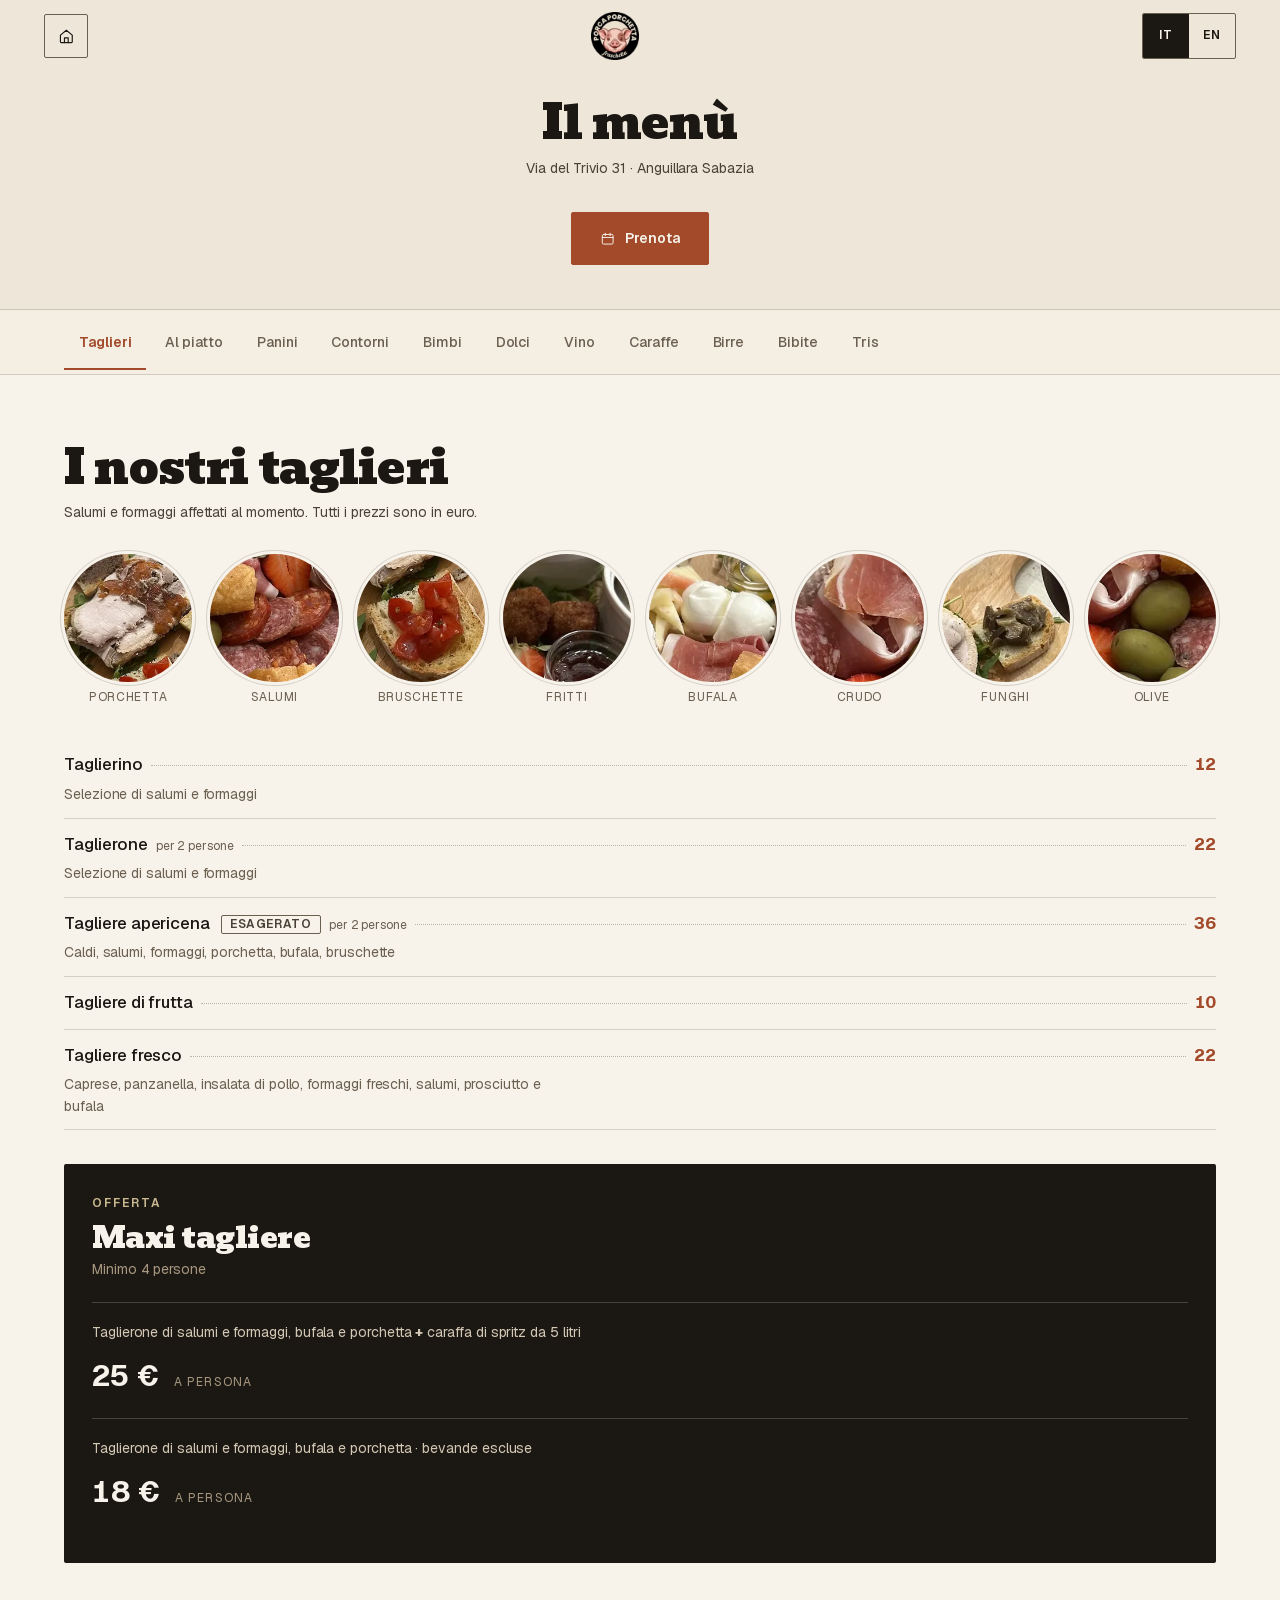
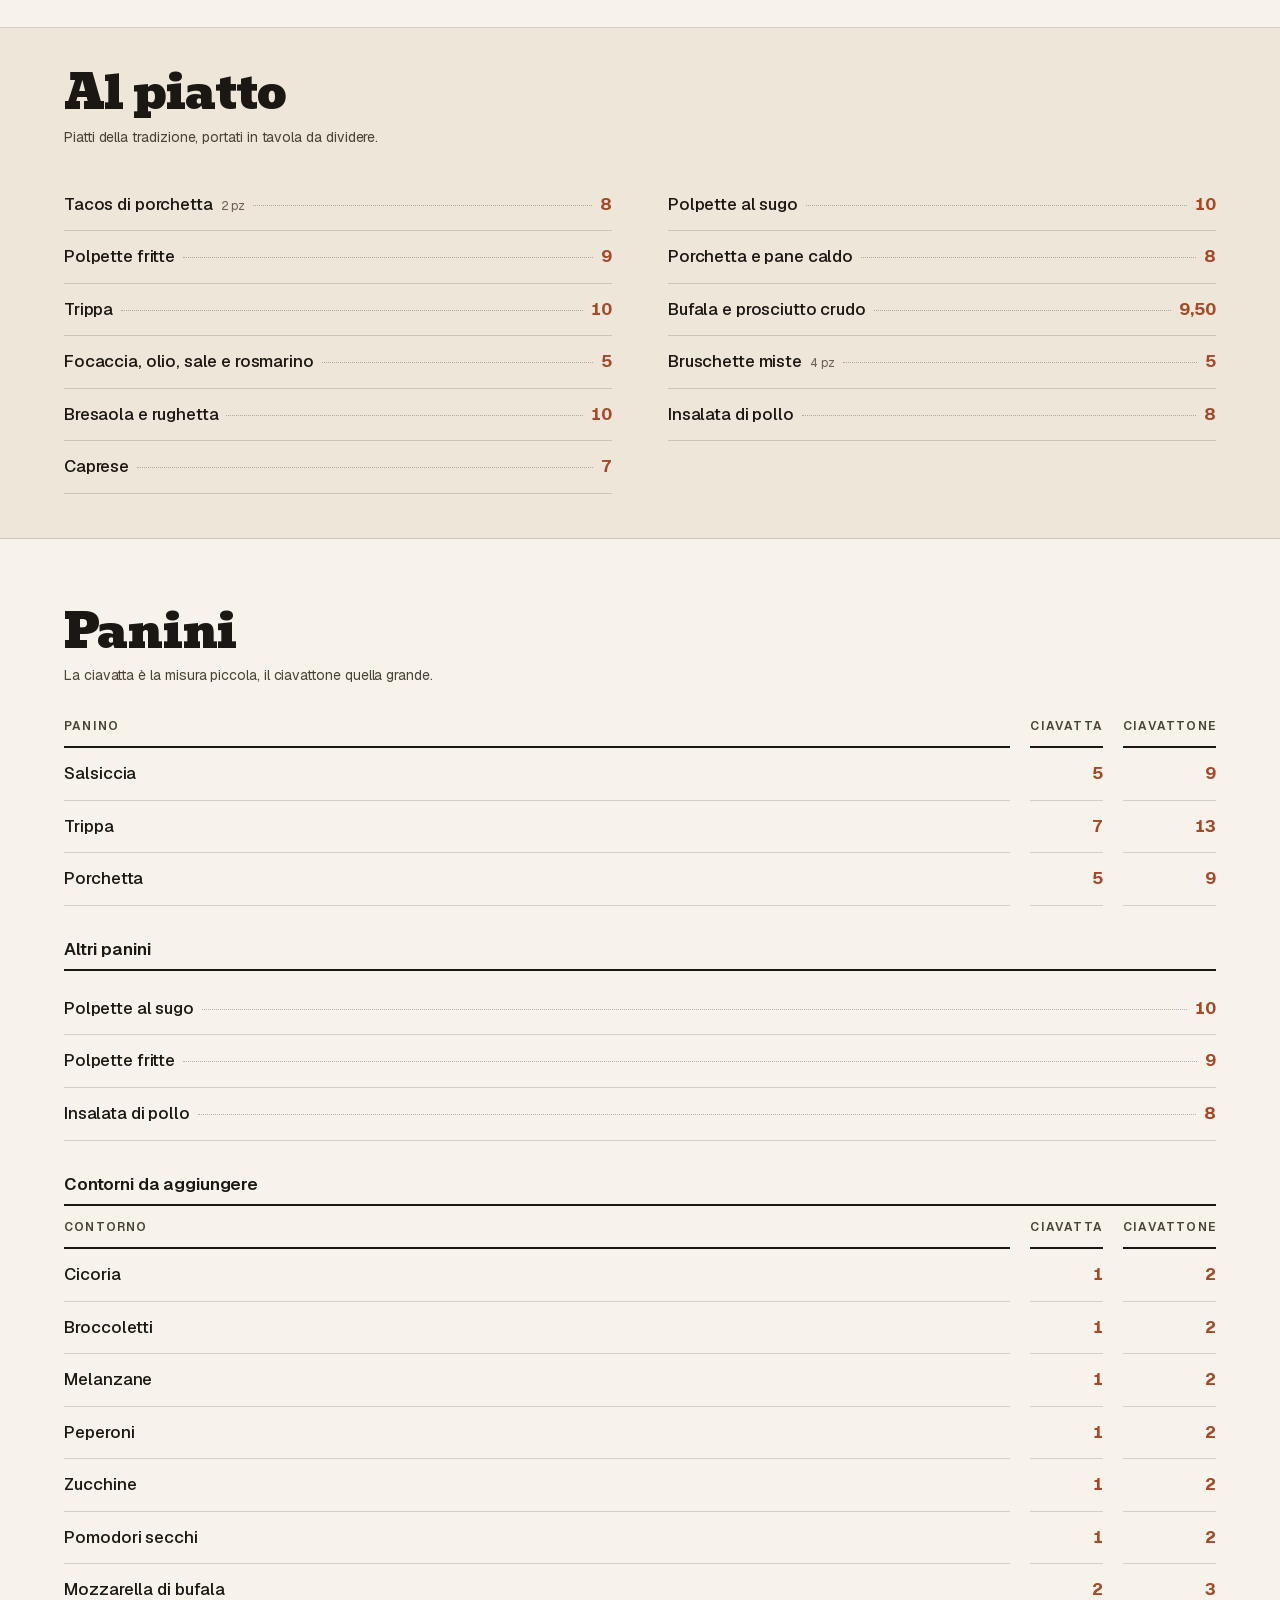
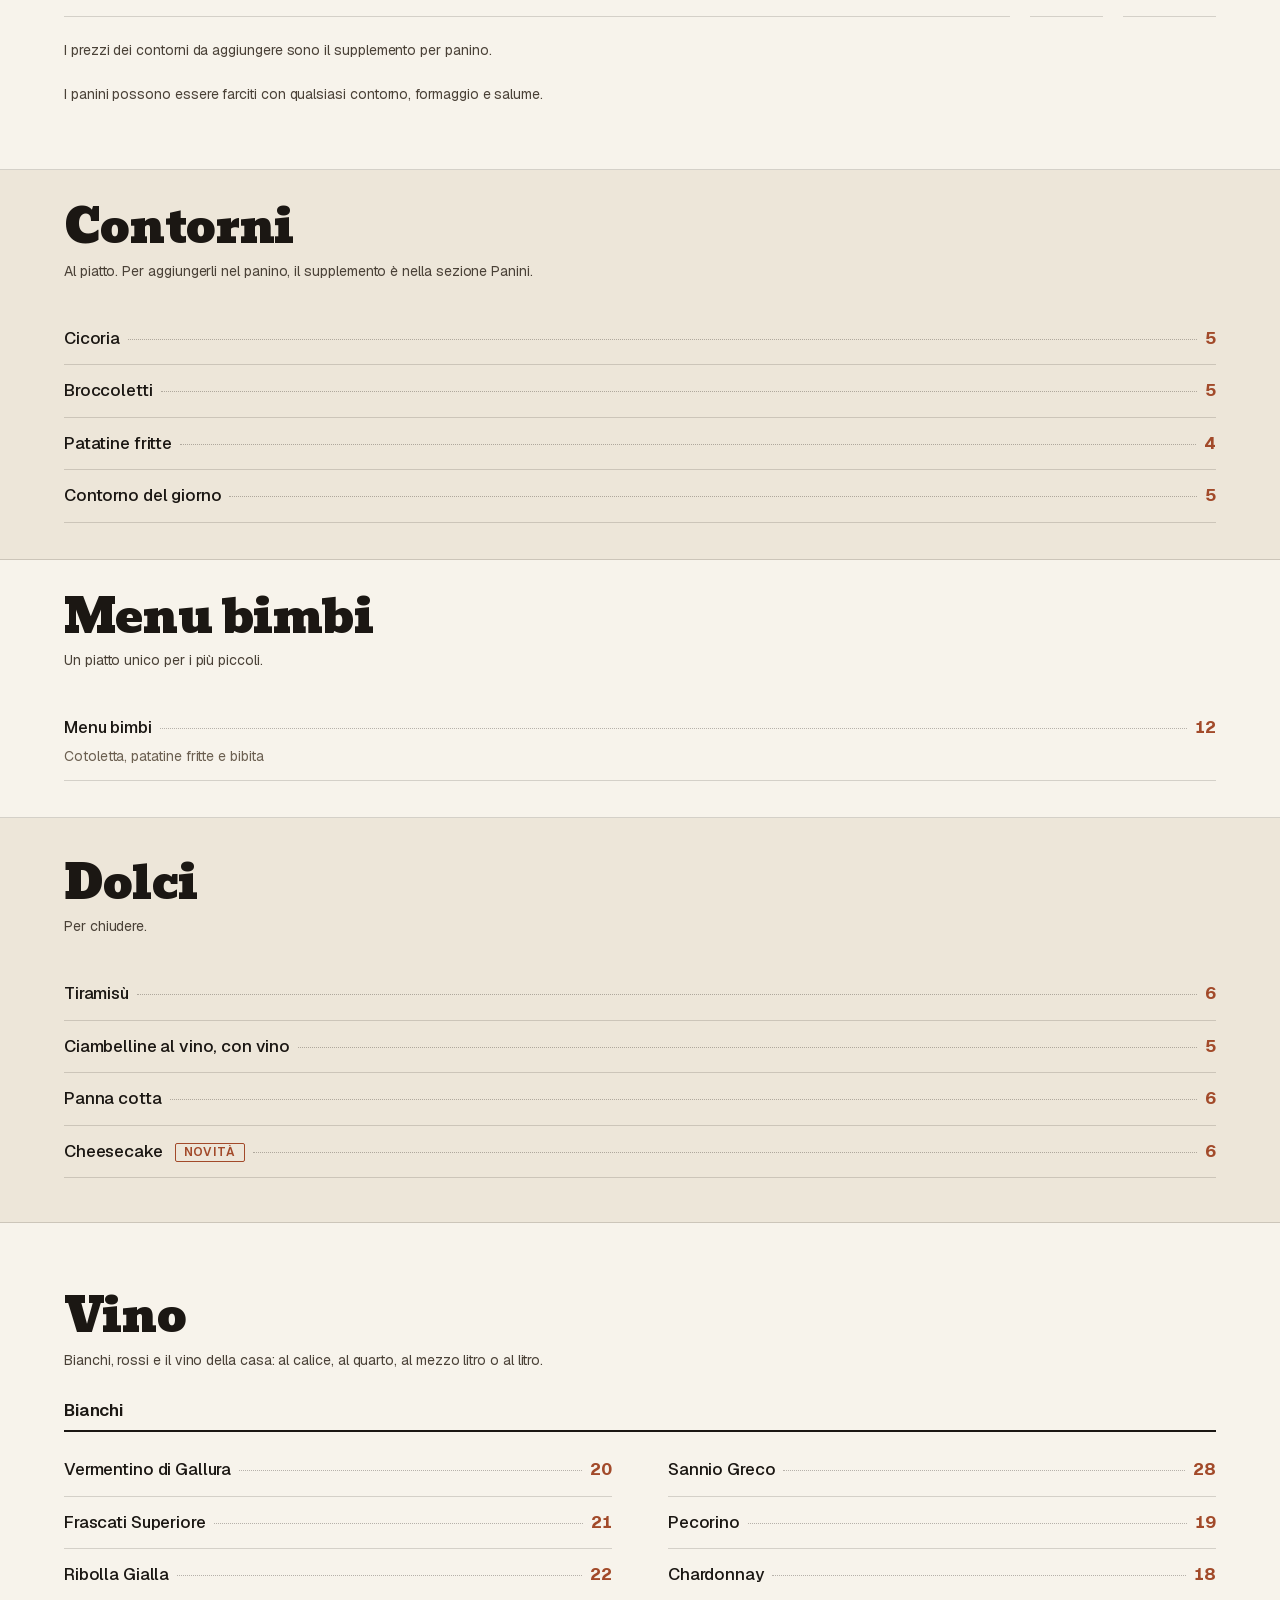
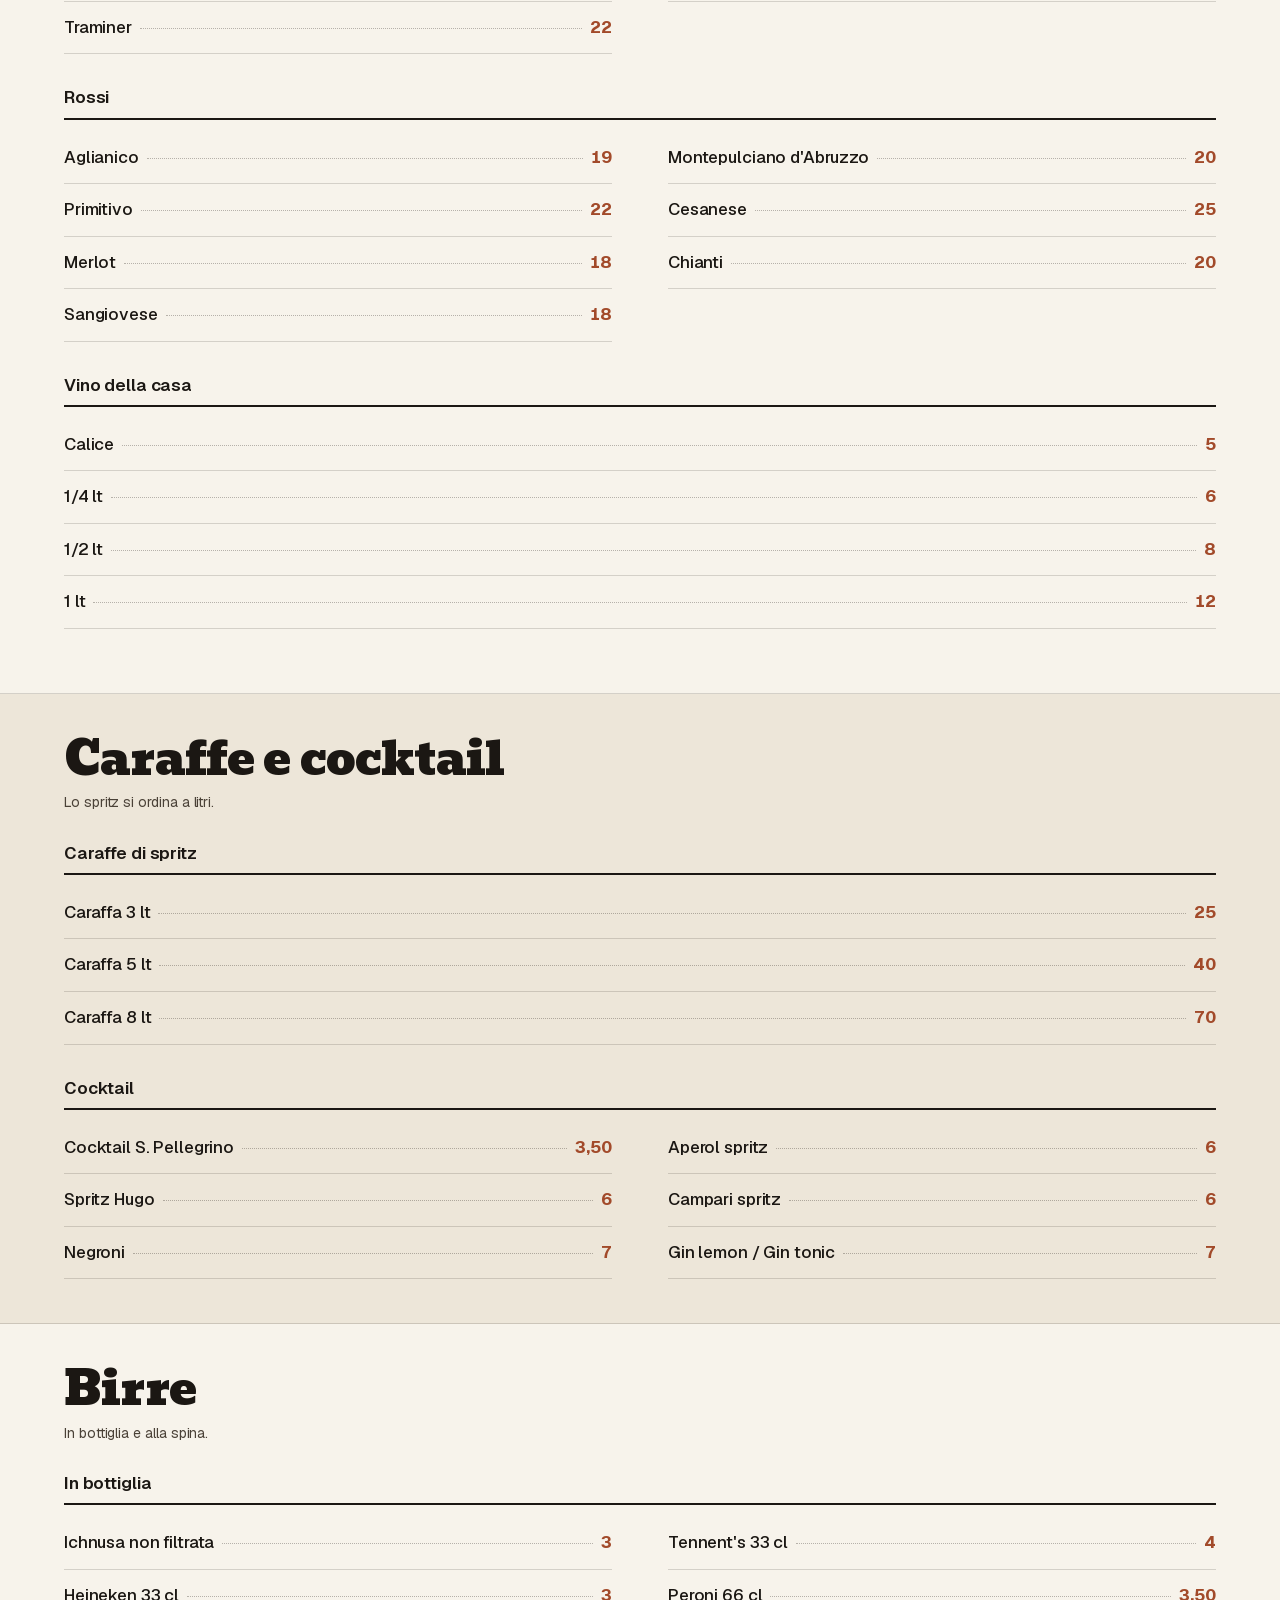
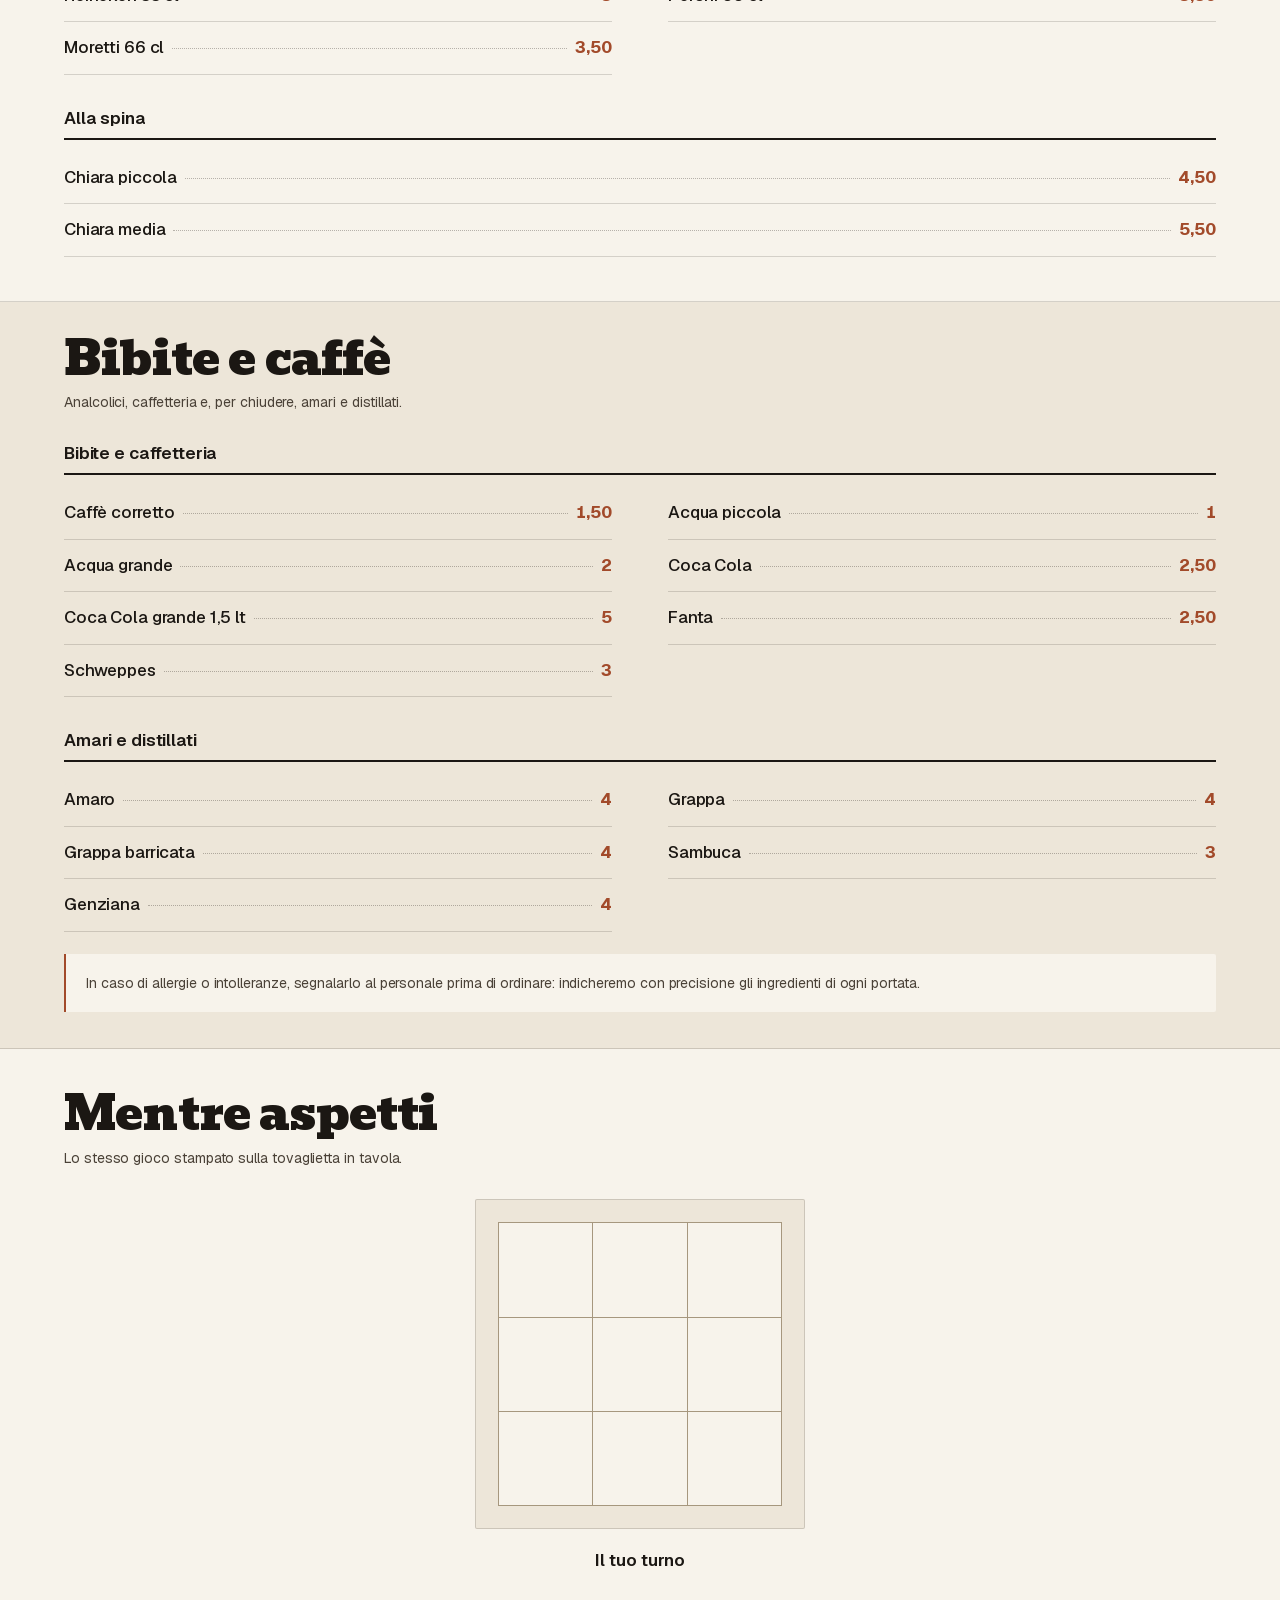
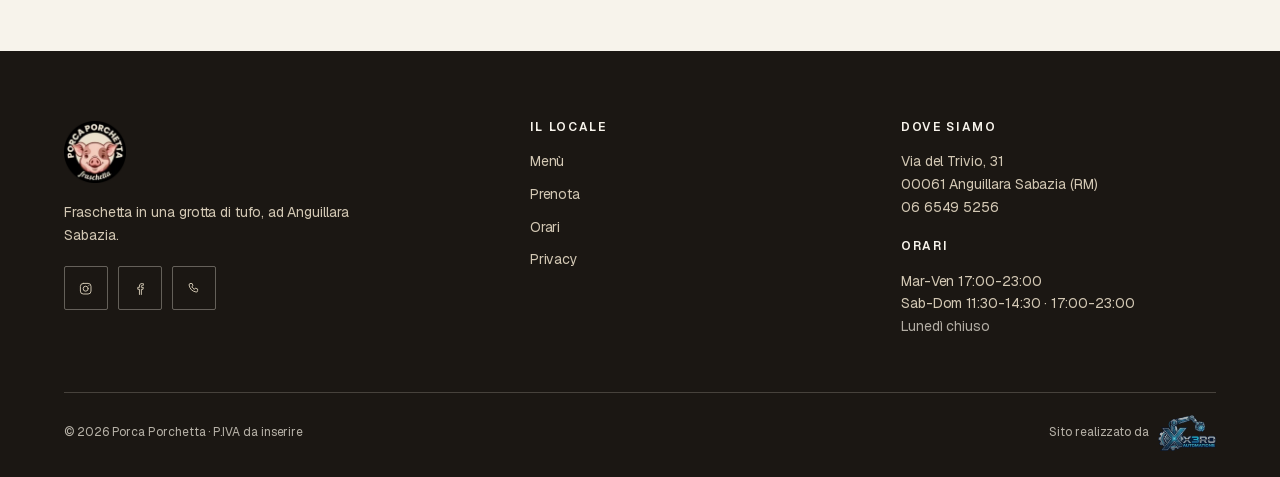
<file: menu.html>
<!DOCTYPE html>
<html lang="it" data-i18n-page="menu">
<head>
<meta charset="utf-8">
<meta name="viewport" content="width=device-width, initial-scale=1">
<!-- Spec build for a real named business that has not signed off yet. Stays out of
     the index until the owner approves. -->
<meta name="robots" content="noindex, nofollow">
<title>Menù, Porca Porchetta ad Anguillara Sabazia</title>
<meta name="description" content="Il menù di Porca Porchetta: taglieri di salumi e formaggi, porchetta e piatti della tradizione, panini in ciavatta e ciavattone, contorni, dolci, vini del Lazio, birre e caraffe di spritz. Via del Trivio 31, Anguillara Sabazia.">
<link rel="canonical" href="https://xerocool36.github.io/porca-porchetta/menu.html">

<meta property="og:type" content="website">
<meta property="og:locale" content="it_IT">
<meta property="og:title" content="Menù, Porca Porchetta">
<meta property="og:description" content="Taglieri, porchetta, panini, contorni, dolci, vino in caraffa e caraffe di spritz. Via del Trivio 31, Anguillara Sabazia.">
<meta property="og:image" content="https://xerocool36.github.io/porca-porchetta/assets/img/porchetta-board.webp">
<meta property="og:url" content="https://xerocool36.github.io/porca-porchetta/menu.html">
<meta name="twitter:card" content="summary_large_image">
<meta name="theme-color" content="#F4EEE2">

<link rel="icon" href="assets/img/favicon-32.png" sizes="32x32">
<link rel="apple-touch-icon" href="assets/img/logo-180.png">
<link rel="manifest" href="site.webmanifest">

<link rel="preload" href="assets/fonts/geist-latin.woff2" as="font" type="font/woff2" crossorigin>
<link rel="preload" href="assets/fonts/bevan-latin.woff2" as="font" type="font/woff2" crossorigin>
<link rel="stylesheet" href="css/style.css">

<script type="application/ld+json">
{
  "@context": "https://schema.org",
  "@type": "Menu",
  "name": "Menù Porca Porchetta",
  "inLanguage": "it",
  "url": "https://xerocool36.github.io/porca-porchetta/menu.html",
  "hasMenuSection": [
    {
      "@type": "MenuSection",
      "name": "I nostri taglieri",
      "hasMenuItem": [
        { "@type": "MenuItem", "name": "Taglierino", "description": "Selezione di salumi e formaggi", "offers": { "@type": "Offer", "price": "12", "priceCurrency": "EUR" } },
        { "@type": "MenuItem", "name": "Taglierone", "description": "Selezione di salumi e formaggi · per 2 persone", "offers": { "@type": "Offer", "price": "22", "priceCurrency": "EUR" } },
        { "@type": "MenuItem", "name": "Tagliere apericena", "description": "Caldi, salumi, formaggi, porchetta, bufala, bruschette · per 2 persone", "offers": { "@type": "Offer", "price": "36", "priceCurrency": "EUR" } },
        { "@type": "MenuItem", "name": "Tagliere di frutta", "offers": { "@type": "Offer", "price": "10", "priceCurrency": "EUR" } },
        { "@type": "MenuItem", "name": "Tagliere fresco", "description": "Caprese, panzanella, insalata di pollo, formaggi freschi, salumi, prosciutto e bufala", "offers": { "@type": "Offer", "price": "22", "priceCurrency": "EUR" } },
        { "@type": "MenuItem", "name": "Maxi tagliere con caraffa di spritz da 5 litri", "description": "Taglierone di salumi e formaggi, bufala e porchetta · minimo 4 persone · prezzo a persona", "offers": { "@type": "Offer", "price": "25", "priceCurrency": "EUR" } },
        { "@type": "MenuItem", "name": "Maxi tagliere", "description": "Taglierone di salumi e formaggi, bufala e porchetta · bevande escluse · minimo 4 persone · prezzo a persona", "offers": { "@type": "Offer", "price": "18", "priceCurrency": "EUR" } }
      ]
    },
    {
      "@type": "MenuSection",
      "name": "Al piatto",
      "hasMenuItem": [
        { "@type": "MenuItem", "name": "Tacos di porchetta", "description": "2 pz", "offers": { "@type": "Offer", "price": "8", "priceCurrency": "EUR" } },
        { "@type": "MenuItem", "name": "Polpette al sugo", "offers": { "@type": "Offer", "price": "10", "priceCurrency": "EUR" } },
        { "@type": "MenuItem", "name": "Polpette fritte", "offers": { "@type": "Offer", "price": "9", "priceCurrency": "EUR" } },
        { "@type": "MenuItem", "name": "Porchetta e pane caldo", "offers": { "@type": "Offer", "price": "8", "priceCurrency": "EUR" } },
        { "@type": "MenuItem", "name": "Trippa", "offers": { "@type": "Offer", "price": "10", "priceCurrency": "EUR" } },
        { "@type": "MenuItem", "name": "Bufala e prosciutto crudo", "offers": { "@type": "Offer", "price": "9.50", "priceCurrency": "EUR" } },
        { "@type": "MenuItem", "name": "Focaccia, olio, sale e rosmarino", "offers": { "@type": "Offer", "price": "5", "priceCurrency": "EUR" } },
        { "@type": "MenuItem", "name": "Bruschette miste", "description": "4 pz", "offers": { "@type": "Offer", "price": "5", "priceCurrency": "EUR" } },
        { "@type": "MenuItem", "name": "Bresaola e rughetta", "offers": { "@type": "Offer", "price": "10", "priceCurrency": "EUR" } },
        { "@type": "MenuItem", "name": "Insalata di pollo", "offers": { "@type": "Offer", "price": "8", "priceCurrency": "EUR" } },
        { "@type": "MenuItem", "name": "Caprese", "offers": { "@type": "Offer", "price": "7", "priceCurrency": "EUR" } }
      ]
    },
    {
      "@type": "MenuSection",
      "name": "Panini",
      "description": "I panini possono essere farciti con qualsiasi contorno, formaggio e salume.",
      "hasMenuItem": [
        { "@type": "MenuItem", "name": "Ciavatta con salsiccia", "offers": { "@type": "Offer", "price": "5", "priceCurrency": "EUR" } },
        { "@type": "MenuItem", "name": "Ciavattone con salsiccia", "offers": { "@type": "Offer", "price": "9", "priceCurrency": "EUR" } },
        { "@type": "MenuItem", "name": "Ciavatta con trippa", "offers": { "@type": "Offer", "price": "7", "priceCurrency": "EUR" } },
        { "@type": "MenuItem", "name": "Ciavattone con trippa", "offers": { "@type": "Offer", "price": "13", "priceCurrency": "EUR" } },
        { "@type": "MenuItem", "name": "Ciavatta con porchetta", "offers": { "@type": "Offer", "price": "5", "priceCurrency": "EUR" } },
        { "@type": "MenuItem", "name": "Ciavattone con porchetta", "offers": { "@type": "Offer", "price": "9", "priceCurrency": "EUR" } },
        { "@type": "MenuItem", "name": "Panino con polpette al sugo", "offers": { "@type": "Offer", "price": "10", "priceCurrency": "EUR" } },
        { "@type": "MenuItem", "name": "Panino con polpette fritte", "offers": { "@type": "Offer", "price": "9", "priceCurrency": "EUR" } },
        { "@type": "MenuItem", "name": "Panino con insalata di pollo", "offers": { "@type": "Offer", "price": "8", "priceCurrency": "EUR" } }
      ]
    },
    {
      "@type": "MenuSection",
      "name": "Contorni",
      "hasMenuItem": [
        { "@type": "MenuItem", "name": "Cicoria", "offers": { "@type": "Offer", "price": "5", "priceCurrency": "EUR" } },
        { "@type": "MenuItem", "name": "Broccoletti", "offers": { "@type": "Offer", "price": "5", "priceCurrency": "EUR" } },
        { "@type": "MenuItem", "name": "Patatine fritte", "offers": { "@type": "Offer", "price": "4", "priceCurrency": "EUR" } },
        { "@type": "MenuItem", "name": "Contorno del giorno", "offers": { "@type": "Offer", "price": "5", "priceCurrency": "EUR" } }
      ]
    },
    {
      "@type": "MenuSection",
      "name": "Menu bimbi",
      "hasMenuItem": [
        { "@type": "MenuItem", "name": "Menu bimbi", "description": "Cotoletta, patatine fritte e bibita", "offers": { "@type": "Offer", "price": "12", "priceCurrency": "EUR" } }
      ]
    },
    {
      "@type": "MenuSection",
      "name": "Dolci",
      "hasMenuItem": [
        { "@type": "MenuItem", "name": "Tiramisù", "offers": { "@type": "Offer", "price": "6", "priceCurrency": "EUR" } },
        { "@type": "MenuItem", "name": "Ciambelline al vino, con vino", "offers": { "@type": "Offer", "price": "5", "priceCurrency": "EUR" } },
        { "@type": "MenuItem", "name": "Panna cotta", "offers": { "@type": "Offer", "price": "6", "priceCurrency": "EUR" } },
        { "@type": "MenuItem", "name": "Cheesecake", "offers": { "@type": "Offer", "price": "6", "priceCurrency": "EUR" } }
      ]
    },
    {
      "@type": "MenuSection",
      "name": "Vino",
      "hasMenuSection": [
        {
          "@type": "MenuSection",
          "name": "Bianchi",
          "hasMenuItem": [
            { "@type": "MenuItem", "name": "Vermentino di Gallura", "offers": { "@type": "Offer", "price": "20", "priceCurrency": "EUR" } },
            { "@type": "MenuItem", "name": "Sannio Greco", "offers": { "@type": "Offer", "price": "28", "priceCurrency": "EUR" } },
            { "@type": "MenuItem", "name": "Frascati Superiore", "offers": { "@type": "Offer", "price": "21", "priceCurrency": "EUR" } },
            { "@type": "MenuItem", "name": "Pecorino", "offers": { "@type": "Offer", "price": "19", "priceCurrency": "EUR" } },
            { "@type": "MenuItem", "name": "Ribolla Gialla", "offers": { "@type": "Offer", "price": "22", "priceCurrency": "EUR" } },
            { "@type": "MenuItem", "name": "Chardonnay", "offers": { "@type": "Offer", "price": "18", "priceCurrency": "EUR" } },
            { "@type": "MenuItem", "name": "Traminer", "offers": { "@type": "Offer", "price": "22", "priceCurrency": "EUR" } }
          ]
        },
        {
          "@type": "MenuSection",
          "name": "Rossi",
          "hasMenuItem": [
            { "@type": "MenuItem", "name": "Aglianico", "offers": { "@type": "Offer", "price": "19", "priceCurrency": "EUR" } },
            { "@type": "MenuItem", "name": "Montepulciano d'Abruzzo", "offers": { "@type": "Offer", "price": "20", "priceCurrency": "EUR" } },
            { "@type": "MenuItem", "name": "Primitivo", "offers": { "@type": "Offer", "price": "22", "priceCurrency": "EUR" } },
            { "@type": "MenuItem", "name": "Cesanese", "offers": { "@type": "Offer", "price": "25", "priceCurrency": "EUR" } },
            { "@type": "MenuItem", "name": "Merlot", "offers": { "@type": "Offer", "price": "18", "priceCurrency": "EUR" } },
            { "@type": "MenuItem", "name": "Chianti", "offers": { "@type": "Offer", "price": "20", "priceCurrency": "EUR" } },
            { "@type": "MenuItem", "name": "Sangiovese", "offers": { "@type": "Offer", "price": "18", "priceCurrency": "EUR" } }
          ]
        },
        {
          "@type": "MenuSection",
          "name": "Vino della casa",
          "hasMenuItem": [
            { "@type": "MenuItem", "name": "Calice", "offers": { "@type": "Offer", "price": "5", "priceCurrency": "EUR" } },
            { "@type": "MenuItem", "name": "1/4 lt", "offers": { "@type": "Offer", "price": "6", "priceCurrency": "EUR" } },
            { "@type": "MenuItem", "name": "1/2 lt", "offers": { "@type": "Offer", "price": "8", "priceCurrency": "EUR" } },
            { "@type": "MenuItem", "name": "1 lt", "offers": { "@type": "Offer", "price": "12", "priceCurrency": "EUR" } }
          ]
        }
      ]
    },
    {
      "@type": "MenuSection",
      "name": "Caraffe e cocktail",
      "hasMenuItem": [
        { "@type": "MenuItem", "name": "Caraffa di spritz 3 lt", "offers": { "@type": "Offer", "price": "25", "priceCurrency": "EUR" } },
        { "@type": "MenuItem", "name": "Caraffa di spritz 5 lt", "offers": { "@type": "Offer", "price": "40", "priceCurrency": "EUR" } },
        { "@type": "MenuItem", "name": "Caraffa di spritz 8 lt", "offers": { "@type": "Offer", "price": "70", "priceCurrency": "EUR" } },
        { "@type": "MenuItem", "name": "Cocktail S. Pellegrino", "offers": { "@type": "Offer", "price": "3.50", "priceCurrency": "EUR" } },
        { "@type": "MenuItem", "name": "Aperol spritz", "offers": { "@type": "Offer", "price": "6", "priceCurrency": "EUR" } },
        { "@type": "MenuItem", "name": "Spritz Hugo", "offers": { "@type": "Offer", "price": "6", "priceCurrency": "EUR" } },
        { "@type": "MenuItem", "name": "Campari spritz", "offers": { "@type": "Offer", "price": "6", "priceCurrency": "EUR" } },
        { "@type": "MenuItem", "name": "Negroni", "offers": { "@type": "Offer", "price": "7", "priceCurrency": "EUR" } },
        { "@type": "MenuItem", "name": "Gin lemon / Gin tonic", "offers": { "@type": "Offer", "price": "7", "priceCurrency": "EUR" } }
      ]
    },
    {
      "@type": "MenuSection",
      "name": "Birre",
      "hasMenuItem": [
        { "@type": "MenuItem", "name": "Ichnusa non filtrata", "offers": { "@type": "Offer", "price": "3", "priceCurrency": "EUR" } },
        { "@type": "MenuItem", "name": "Tennent's 33 cl", "offers": { "@type": "Offer", "price": "4", "priceCurrency": "EUR" } },
        { "@type": "MenuItem", "name": "Heineken 33 cl", "offers": { "@type": "Offer", "price": "3", "priceCurrency": "EUR" } },
        { "@type": "MenuItem", "name": "Peroni 66 cl", "offers": { "@type": "Offer", "price": "3.50", "priceCurrency": "EUR" } },
        { "@type": "MenuItem", "name": "Moretti 66 cl", "offers": { "@type": "Offer", "price": "3.50", "priceCurrency": "EUR" } },
        { "@type": "MenuItem", "name": "Chiara piccola alla spina", "offers": { "@type": "Offer", "price": "4.50", "priceCurrency": "EUR" } },
        { "@type": "MenuItem", "name": "Chiara media alla spina", "offers": { "@type": "Offer", "price": "5.50", "priceCurrency": "EUR" } }
      ]
    },
    {
      "@type": "MenuSection",
      "name": "Bibite e caffè",
      "hasMenuItem": [
        { "@type": "MenuItem", "name": "Caffè corretto", "offers": { "@type": "Offer", "price": "1.50", "priceCurrency": "EUR" } },
        { "@type": "MenuItem", "name": "Acqua piccola", "offers": { "@type": "Offer", "price": "1", "priceCurrency": "EUR" } },
        { "@type": "MenuItem", "name": "Acqua grande", "offers": { "@type": "Offer", "price": "2", "priceCurrency": "EUR" } },
        { "@type": "MenuItem", "name": "Coca Cola", "offers": { "@type": "Offer", "price": "2.50", "priceCurrency": "EUR" } },
        { "@type": "MenuItem", "name": "Coca Cola grande 1,5 lt", "offers": { "@type": "Offer", "price": "5", "priceCurrency": "EUR" } },
        { "@type": "MenuItem", "name": "Fanta", "offers": { "@type": "Offer", "price": "2.50", "priceCurrency": "EUR" } },
        { "@type": "MenuItem", "name": "Schweppes", "offers": { "@type": "Offer", "price": "3", "priceCurrency": "EUR" } },
        { "@type": "MenuItem", "name": "Amaro", "offers": { "@type": "Offer", "price": "4", "priceCurrency": "EUR" } },
        { "@type": "MenuItem", "name": "Grappa", "offers": { "@type": "Offer", "price": "4", "priceCurrency": "EUR" } },
        { "@type": "MenuItem", "name": "Grappa barricata", "offers": { "@type": "Offer", "price": "4", "priceCurrency": "EUR" } },
        { "@type": "MenuItem", "name": "Sambuca", "offers": { "@type": "Offer", "price": "3", "priceCurrency": "EUR" } },
        { "@type": "MenuItem", "name": "Genziana", "offers": { "@type": "Offer", "price": "4", "priceCurrency": "EUR" } }
      ]
    }
  ]
}
</script>
</head>
<body class="menupage has-dock">
<a class="u-skip" href="#mmain" data-i18n="skip">Salta al contenuto</a>

<!-- icon sprite: drawn inline so the page makes no external requests and the
     marks inherit currentColor. One drawing standard across every page: a 24
     grid, 1.5 stroke, round caps and joins, no fill anywhere. Presentation
     attributes sit on each <symbol>, never on a wrapping <g> — a <g> does not
     reach <use> shadow content, and every mark renders as a black blob. -->
<svg class="sprite" aria-hidden="true" focusable="false">
  <symbol id="i-cal" viewBox="0 0 24 24" fill="none" stroke="currentColor" stroke-width="1.5" stroke-linecap="round" stroke-linejoin="round">
    <rect x="3.6" y="5.4" width="16.8" height="15" rx="2"/>
    <path d="M3.6 10.1h16.8M8.2 3.5v3.8M15.8 3.5v3.8"/>
  </symbol>
  <symbol id="i-fb" viewBox="0 0 24 24" fill="none" stroke="currentColor" stroke-width="1.5" stroke-linecap="round" stroke-linejoin="round">
    <path d="M14.6 21v-8.1h2.6l.4-3h-3V8.2c0-.9.3-1.4 1.5-1.4h1.6V4.1A19 19 0 0 0 15.4 4c-2.3 0-3.8 1.4-3.8 3.9v2H9v3h2.6V21"/>
  </symbol>
  <symbol id="i-home" viewBox="0 0 24 24" fill="none" stroke="currentColor" stroke-width="1.5" stroke-linecap="round" stroke-linejoin="round">
    <path d="M4.4 10.4 12 4.2l7.6 6.2V19a1 1 0 0 1-1 1H5.4a1 1 0 0 1-1-1z"/>
    <path d="M9.6 20v-6.1h4.8V20"/>
  </symbol>
  <symbol id="i-ig" viewBox="0 0 24 24" fill="none" stroke="currentColor" stroke-width="1.5" stroke-linecap="round" stroke-linejoin="round">
    <rect x="3.75" y="3.75" width="16.5" height="16.5" rx="4.5"/>
    <circle cx="12" cy="12" r="3.9"/>
    <path d="M16.9 7.15h.01"/>
  </symbol>
  <symbol id="i-pin" viewBox="0 0 24 24" fill="none" stroke="currentColor" stroke-width="1.5" stroke-linecap="round" stroke-linejoin="round">
    <path d="M12 3.4c3.4 0 6.1 2.7 6.1 6.1 0 4.4-6.1 11-6.1 11S5.9 13.9 5.9 9.5c0-3.4 2.7-6.1 6.1-6.1z"/>
    <circle cx="12" cy="9.4" r="2.2"/>
  </symbol>
  <symbol id="i-tel" viewBox="0 0 24 24" fill="none" stroke="currentColor" stroke-width="1.5" stroke-linecap="round" stroke-linejoin="round">
    <path d="M6.9 3.9h2.6l1.4 3.6-1.9 1.4a11.3 11.3 0 0 0 4.1 4.1l1.4-1.9 3.6 1.4v2.6a2.1 2.1 0 0 1-2.3 2.1A13.6 13.6 0 0 1 4.8 6.2 2.1 2.1 0 0 1 6.9 3.9z"/>
  </symbol>
</svg>

<!-- ============================ HEADER ============================
     This page is usually opened from the QR code on the table, so the
     first thing under the wordmark is the one action worth taking here. -->
<header class="mhdr">
  <div class="mhdr__bar">
    <a class="mhdr__back" href="index.html" aria-label="Home">
      <svg class="ic" viewBox="0 0 24 24" aria-hidden="true"><use href="#i-home"></use></svg>
    </a>
    <img class="mhdr__logo" src="assets/img/logo-128.webp" alt="" width="128" height="128" decoding="async">
    <div class="lang" role="group" aria-label="Lingua / Language">
      <button class="lang__btn" type="button" data-lang="it" aria-pressed="true"><span>IT</span></button>
      <button class="lang__btn" type="button" data-lang="en" aria-pressed="false"><span>EN</span></button>
    </div>
  </div>

  <h1 class="mhdr__title t-display" data-i18n="m.title">Il menù</h1>
  <p class="mhdr__sub" data-i18n="m.sub">Via del Trivio 31 · Anguillara Sabazia</p>

  <div class="cta-row cta-row--mid">
    <a class="btn btn--vino" href="prenota.html">
      <svg class="ic" viewBox="0 0 24 24" aria-hidden="true"><use href="#i-cal"></use></svg>
      <span data-i18n="nav.book">Prenota</span>
    </a>
  </div>
</header>

<nav class="cats" id="cats" aria-label="Categorie">
  <div class="cats__inner">
    <a class="cats__link is-on" href="#m-taglieri" data-i18n="m.cat1">Taglieri</a>
    <a class="cats__link" href="#m-piatto" data-i18n="m.cat2">Al piatto</a>
    <a class="cats__link" href="#m-panini" data-i18n="m.cat3">Panini</a>
    <a class="cats__link" href="#m-contorni" data-i18n="m.cat4">Contorni</a>
    <a class="cats__link" href="#m-bimbi" data-i18n="m.cat5">Bimbi</a>
    <a class="cats__link" href="#m-dolci" data-i18n="m.cat6">Dolci</a>
    <a class="cats__link" href="#m-vini" data-i18n="m.cat7">Vino</a>
    <a class="cats__link" href="#m-spritz" data-i18n="m.cat8">Caraffe</a>
    <a class="cats__link" href="#m-birre" data-i18n="m.cat9">Birre</a>
    <a class="cats__link" href="#m-bibite" data-i18n="m.cat10">Bibite</a>
    <a class="cats__link" href="#m-tris" data-i18n="m.cat11">Tris</a>
    <!-- one bar, driven from the same IntersectionObserver that sets .is-on,
         instead of a filled pill jumping 400px across a hidden scroller -->
    <span class="cats__bar" aria-hidden="true"></span>
  </div>
</nav>

<main id="mmain">

  <!-- ------------------------------- taglieri ------------------------------- -->
  <section class="mband" id="m-taglieri">
    <div class="wrap">
      <header class="mband__head">
        <h2 class="mband__title t-display" data-i18n="m.t1">I nostri taglieri</h2>
        <p class="mband__hint" data-i18n="m.h1">Salumi e formaggi affettati al momento. Tutti i prezzi sono in euro.</p>
      </header>

      <!-- Dalla cucina. Eight of their own dish photographs, round, because
           the round plate is this venue's graphic form (see .targa). A QR menu
           about food with no food on it is the one thing that cannot stand. -->
      <div class="dischi">
        <figure class="disco">
          <img src="assets/img/disc-porchetta-220.webp"
               srcset="assets/img/disc-porchetta-220.webp 220w, assets/img/disc-porchetta.webp 420w"
               sizes="(min-width: 760px) 140px, 22vw"
               alt="" width="420" height="420" loading="lazy" decoding="async">
          <figcaption data-i18n="m.di.porchetta">Porchetta</figcaption>
        </figure>
        <figure class="disco">
          <img src="assets/img/disc-salame-220.webp"
               srcset="assets/img/disc-salame-220.webp 220w, assets/img/disc-salame.webp 420w"
               sizes="(min-width: 760px) 140px, 22vw"
               alt="" width="420" height="420" loading="lazy" decoding="async">
          <figcaption data-i18n="m.di.salame">Salumi</figcaption>
        </figure>
        <figure class="disco">
          <img src="assets/img/disc-bruschetta-220.webp"
               srcset="assets/img/disc-bruschetta-220.webp 220w, assets/img/disc-bruschetta.webp 420w"
               sizes="(min-width: 760px) 140px, 22vw"
               alt="" width="420" height="420" loading="lazy" decoding="async">
          <figcaption data-i18n="m.di.bruschetta">Bruschette</figcaption>
        </figure>
        <figure class="disco">
          <img src="assets/img/disc-suppli-220.webp"
               srcset="assets/img/disc-suppli-220.webp 220w, assets/img/disc-suppli.webp 420w"
               sizes="(min-width: 760px) 140px, 22vw"
               alt="" width="420" height="420" loading="lazy" decoding="async">
          <figcaption data-i18n="m.di.suppli">Fritti</figcaption>
        </figure>
        <figure class="disco">
          <img src="assets/img/disc-bufala-220.webp"
               srcset="assets/img/disc-bufala-220.webp 220w, assets/img/disc-bufala.webp 420w"
               sizes="(min-width: 760px) 140px, 22vw"
               alt="" width="420" height="420" loading="lazy" decoding="async">
          <figcaption data-i18n="m.di.bufala">Bufala</figcaption>
        </figure>
        <figure class="disco">
          <img src="assets/img/disc-crudo-220.webp"
               srcset="assets/img/disc-crudo-220.webp 220w, assets/img/disc-crudo.webp 420w"
               sizes="(min-width: 760px) 140px, 22vw"
               alt="" width="420" height="420" loading="lazy" decoding="async">
          <figcaption data-i18n="m.di.crudo">Crudo</figcaption>
        </figure>
        <figure class="disco">
          <img src="assets/img/disc-funghi-220.webp"
               srcset="assets/img/disc-funghi-220.webp 220w, assets/img/disc-funghi.webp 420w"
               sizes="(min-width: 760px) 140px, 22vw"
               alt="" width="420" height="420" loading="lazy" decoding="async">
          <figcaption data-i18n="m.di.funghi">Funghi</figcaption>
        </figure>
        <figure class="disco">
          <img src="assets/img/disc-olive-220.webp"
               srcset="assets/img/disc-olive-220.webp 220w, assets/img/disc-olive.webp 420w"
               sizes="(min-width: 760px) 140px, 22vw"
               alt="" width="420" height="420" loading="lazy" decoding="async">
          <figcaption data-i18n="m.di.olive">Olive</figcaption>
        </figure>
      </div>

      <div class="mlist">
        <article class="mitem">
          <div class="mitem__line">
            <h3 class="mitem__name">Taglierino</h3>
            <span class="mitem__lead" aria-hidden="true"></span>
            <span class="mitem__price">12</span>
          </div>
          <p class="mitem__desc" data-i18n="m.d.salumi">Selezione di salumi e formaggi</p>
        </article>

        <article class="mitem">
          <div class="mitem__line">
            <h3 class="mitem__name">Taglierone</h3>
            <span class="mitem__note" data-i18n="m.n.due">per 2 persone</span>
            <span class="mitem__lead" aria-hidden="true"></span>
            <span class="mitem__price">22</span>
          </div>
          <p class="mitem__desc" data-i18n="m.d.salumi">Selezione di salumi e formaggi</p>
        </article>

        <article class="mitem">
          <div class="mitem__line">
            <h3 class="mitem__name">Tagliere apericena <span class="flag" data-i18n="m.esagerato">esagerato</span></h3>
            <span class="mitem__note" data-i18n="m.n.due">per 2 persone</span>
            <span class="mitem__lead" aria-hidden="true"></span>
            <span class="mitem__price">36</span>
          </div>
          <p class="mitem__desc" data-i18n="m.d.apericena">Caldi, salumi, formaggi, porchetta, bufala, bruschette</p>
        </article>

        <article class="mitem">
          <div class="mitem__line">
            <h3 class="mitem__name" data-i18n="m.i.frutta">Tagliere di frutta</h3>
            <span class="mitem__lead" aria-hidden="true"></span>
            <span class="mitem__price">10</span>
          </div>
        </article>

        <article class="mitem">
          <div class="mitem__line">
            <h3 class="mitem__name" data-i18n="m.i.fresco">Tagliere fresco</h3>
            <span class="mitem__lead" aria-hidden="true"></span>
            <span class="mitem__price">22</span>
          </div>
          <p class="mitem__desc" data-i18n="m.d.fresco">Caprese, panzanella, insalata di pollo, formaggi freschi, salumi, prosciutto e bufala</p>
        </article>
      </div>

      <!-- the maxi tagliere is the table-of-four offer, so it gets its own block -->
      <aside class="offer">
        <p class="offer__eyebrow" data-i18n="m.off.eyebrow">Offerta</p>
        <h3 class="offer__t" data-i18n="m.off.t">Maxi tagliere</h3>
        <p class="offer__min" data-i18n="m.off.min">Minimo 4 persone</p>

        <div class="offer__opt">
          <p data-i18n="m.off.o1">Taglierone di salumi e formaggi, bufala e porchetta <b>+</b> caraffa di spritz da 5 litri</p>
          <div class="offer__pp">25 € <small data-i18n="m.off.pp">a persona</small></div>
        </div>

        <div class="offer__opt">
          <p data-i18n="m.off.o2">Taglierone di salumi e formaggi, bufala e porchetta · bevande escluse</p>
          <div class="offer__pp">18 € <small data-i18n="m.off.pp">a persona</small></div>
        </div>
      </aside>
    </div>
  </section>

  <!-- ------------------------------- al piatto ------------------------------ -->
  <section class="mband mband--alt" id="m-piatto">
    <div class="wrap">
      <header class="mband__head">
        <h2 class="mband__title t-display" data-i18n="m.t2">Al piatto</h2>
        <p class="mband__hint" data-i18n="m.h2">Piatti della tradizione, portati in tavola da dividere.</p>
      </header>

      <div class="mlist mlist--due">
        <article class="mitem">
          <div class="mitem__line">
            <h3 class="mitem__name" data-i18n="m.i.tacos">Tacos di porchetta</h3>
            <span class="mitem__note" data-i18n="m.n.2pz">2 pz</span>
            <span class="mitem__lead" aria-hidden="true"></span>
            <span class="mitem__price">8</span>
          </div>
        </article>
        <article class="mitem">
          <div class="mitem__line">
            <h3 class="mitem__name" data-i18n="m.i.polpsugo">Polpette al sugo</h3>
            <span class="mitem__lead" aria-hidden="true"></span>
            <span class="mitem__price">10</span>
          </div>
        </article>
        <article class="mitem">
          <div class="mitem__line">
            <h3 class="mitem__name" data-i18n="m.i.polpfritte">Polpette fritte</h3>
            <span class="mitem__lead" aria-hidden="true"></span>
            <span class="mitem__price">9</span>
          </div>
        </article>
        <article class="mitem">
          <div class="mitem__line">
            <h3 class="mitem__name" data-i18n="m.i.porchettapane">Porchetta e pane caldo</h3>
            <span class="mitem__lead" aria-hidden="true"></span>
            <span class="mitem__price">8</span>
          </div>
        </article>
        <article class="mitem">
          <div class="mitem__line">
            <h3 class="mitem__name" data-i18n="m.i.trippa">Trippa</h3>
            <span class="mitem__lead" aria-hidden="true"></span>
            <span class="mitem__price">10</span>
          </div>
        </article>
        <article class="mitem">
          <div class="mitem__line">
            <h3 class="mitem__name" data-i18n="m.i.bufalacrudo">Bufala e prosciutto crudo</h3>
            <span class="mitem__lead" aria-hidden="true"></span>
            <span class="mitem__price">9,50</span>
          </div>
        </article>
        <article class="mitem">
          <div class="mitem__line">
            <h3 class="mitem__name" data-i18n="m.i.focaccia">Focaccia, olio, sale e rosmarino</h3>
            <span class="mitem__lead" aria-hidden="true"></span>
            <span class="mitem__price">5</span>
          </div>
        </article>
        <article class="mitem">
          <div class="mitem__line">
            <h3 class="mitem__name" data-i18n="m.i.bruschette">Bruschette miste</h3>
            <span class="mitem__note" data-i18n="m.n.4pz">4 pz</span>
            <span class="mitem__lead" aria-hidden="true"></span>
            <span class="mitem__price">5</span>
          </div>
        </article>
        <article class="mitem">
          <div class="mitem__line">
            <h3 class="mitem__name" data-i18n="m.i.bresaola">Bresaola e rughetta</h3>
            <span class="mitem__lead" aria-hidden="true"></span>
            <span class="mitem__price">10</span>
          </div>
        </article>
        <article class="mitem">
          <div class="mitem__line">
            <h3 class="mitem__name" data-i18n="m.i.pollo">Insalata di pollo</h3>
            <span class="mitem__lead" aria-hidden="true"></span>
            <span class="mitem__price">8</span>
          </div>
        </article>
        <article class="mitem">
          <div class="mitem__line">
            <h3 class="mitem__name" data-i18n="m.i.caprese">Caprese</h3>
            <span class="mitem__lead" aria-hidden="true"></span>
            <span class="mitem__price">7</span>
          </div>
        </article>
      </div>
    </div>
  </section>

  <!-- -------------------------------- panini -------------------------------- -->
  <section class="mband" id="m-panini">
    <div class="wrap">
      <header class="mband__head">
        <h2 class="mband__title t-display" data-i18n="m.t3">Panini</h2>
        <p class="mband__hint" data-i18n="m.h3">La ciavatta è la misura piccola, il ciavattone quella grande.</p>
      </header>

      <!-- two bread sizes, two price columns: no guessing which number
           belongs to which panino -->
      <div class="ptable">
        <div class="ptable__h" data-i18n="m.th.panino">Panino</div>
        <div class="ptable__h" data-i18n="m.th.ciavatta">Ciavatta</div>
        <div class="ptable__h" data-i18n="m.th.ciavattone">Ciavattone</div>

        <div class="ptable__n" data-i18n="m.i.salsiccia">Salsiccia</div>
        <div class="ptable__p"><span class="u-sr" data-i18n="m.sr.ciavatta">Ciavatta </span>5</div>
        <div class="ptable__p"><span class="u-sr" data-i18n="m.sr.ciavattone">Ciavattone </span>9</div>

        <div class="ptable__n" data-i18n="m.i.trippa">Trippa</div>
        <div class="ptable__p"><span class="u-sr" data-i18n="m.sr.ciavatta">Ciavatta </span>7</div>
        <div class="ptable__p"><span class="u-sr" data-i18n="m.sr.ciavattone">Ciavattone </span>13</div>

        <div class="ptable__n" data-i18n="m.i.porchetta">Porchetta</div>
        <div class="ptable__p"><span class="u-sr" data-i18n="m.sr.ciavatta">Ciavatta </span>5</div>
        <div class="ptable__p"><span class="u-sr" data-i18n="m.sr.ciavattone">Ciavattone </span>9</div>
      </div>

      <h3 class="mgroup" data-i18n="m.g.altri">Altri panini</h3>

      <div class="mlist">
        <article class="mitem">
          <div class="mitem__line">
            <h4 class="mitem__name" data-i18n="m.i.polpsugo">Polpette al sugo</h4>
            <span class="mitem__lead" aria-hidden="true"></span>
            <span class="mitem__price">10</span>
          </div>
        </article>
        <article class="mitem">
          <div class="mitem__line">
            <h4 class="mitem__name" data-i18n="m.i.polpfritte">Polpette fritte</h4>
            <span class="mitem__lead" aria-hidden="true"></span>
            <span class="mitem__price">9</span>
          </div>
        </article>
        <article class="mitem">
          <div class="mitem__line">
            <h4 class="mitem__name" data-i18n="m.i.pollo">Insalata di pollo</h4>
            <span class="mitem__lead" aria-hidden="true"></span>
            <span class="mitem__price">8</span>
          </div>
        </article>
      </div>

      <h3 class="mgroup" data-i18n="m.g.aggiunte">Contorni da aggiungere</h3>

      <div class="ptable">
        <div class="ptable__h" data-i18n="m.th.contorno">Contorno</div>
        <div class="ptable__h" data-i18n="m.th.ciavatta">Ciavatta</div>
        <div class="ptable__h" data-i18n="m.th.ciavattone">Ciavattone</div>

        <div class="ptable__n" data-i18n="m.i.cicoria">Cicoria</div>
        <div class="ptable__p"><span class="u-sr" data-i18n="m.sr.ciavatta">Ciavatta </span>1</div>
        <div class="ptable__p"><span class="u-sr" data-i18n="m.sr.ciavattone">Ciavattone </span>2</div>

        <div class="ptable__n" data-i18n="m.i.broccoletti">Broccoletti</div>
        <div class="ptable__p"><span class="u-sr" data-i18n="m.sr.ciavatta">Ciavatta </span>1</div>
        <div class="ptable__p"><span class="u-sr" data-i18n="m.sr.ciavattone">Ciavattone </span>2</div>

        <div class="ptable__n" data-i18n="m.i.melanzane">Melanzane</div>
        <div class="ptable__p"><span class="u-sr" data-i18n="m.sr.ciavatta">Ciavatta </span>1</div>
        <div class="ptable__p"><span class="u-sr" data-i18n="m.sr.ciavattone">Ciavattone </span>2</div>

        <div class="ptable__n" data-i18n="m.i.peperoni">Peperoni</div>
        <div class="ptable__p"><span class="u-sr" data-i18n="m.sr.ciavatta">Ciavatta </span>1</div>
        <div class="ptable__p"><span class="u-sr" data-i18n="m.sr.ciavattone">Ciavattone </span>2</div>

        <div class="ptable__n" data-i18n="m.i.zucchine">Zucchine</div>
        <div class="ptable__p"><span class="u-sr" data-i18n="m.sr.ciavatta">Ciavatta </span>1</div>
        <div class="ptable__p"><span class="u-sr" data-i18n="m.sr.ciavattone">Ciavattone </span>2</div>

        <div class="ptable__n" data-i18n="m.i.secchi">Pomodori secchi</div>
        <div class="ptable__p"><span class="u-sr" data-i18n="m.sr.ciavatta">Ciavatta </span>1</div>
        <div class="ptable__p"><span class="u-sr" data-i18n="m.sr.ciavattone">Ciavattone </span>2</div>

        <div class="ptable__n" data-i18n="m.i.bufala">Mozzarella di bufala</div>
        <div class="ptable__p"><span class="u-sr" data-i18n="m.sr.ciavatta">Ciavatta </span>2</div>
        <div class="ptable__p"><span class="u-sr" data-i18n="m.sr.ciavattone">Ciavattone </span>3</div>
      </div>

      <p class="mnote" data-i18n="m.pn.supp">I prezzi dei contorni da aggiungere sono il supplemento per panino.</p>
      <p class="mnote" data-i18n="m.pn.note">I panini possono essere farciti con qualsiasi contorno, formaggio e salume.</p>
    </div>
  </section>

  <!-- ------------------------------- contorni ------------------------------- -->
  <section class="mband mband--alt" id="m-contorni">
    <div class="wrap">
      <header class="mband__head">
        <h2 class="mband__title t-display" data-i18n="m.t4">Contorni</h2>
        <p class="mband__hint" data-i18n="m.h4">Al piatto. Per aggiungerli nel panino, il supplemento è nella sezione Panini.</p>
      </header>

      <div class="mlist">
        <article class="mitem">
          <div class="mitem__line">
            <h3 class="mitem__name" data-i18n="m.i.cicoria">Cicoria</h3>
            <span class="mitem__lead" aria-hidden="true"></span>
            <span class="mitem__price">5</span>
          </div>
        </article>
        <article class="mitem">
          <div class="mitem__line">
            <h3 class="mitem__name" data-i18n="m.i.broccoletti">Broccoletti</h3>
            <span class="mitem__lead" aria-hidden="true"></span>
            <span class="mitem__price">5</span>
          </div>
        </article>
        <article class="mitem">
          <div class="mitem__line">
            <h3 class="mitem__name" data-i18n="m.i.patatine">Patatine fritte</h3>
            <span class="mitem__lead" aria-hidden="true"></span>
            <span class="mitem__price">4</span>
          </div>
        </article>
        <article class="mitem">
          <div class="mitem__line">
            <h3 class="mitem__name" data-i18n="m.i.delgiorno">Contorno del giorno</h3>
            <span class="mitem__lead" aria-hidden="true"></span>
            <span class="mitem__price">5</span>
          </div>
        </article>
      </div>
    </div>
  </section>

  <!-- -------------------------------- bimbi --------------------------------- -->
  <section class="mband" id="m-bimbi">
    <div class="wrap">
      <header class="mband__head">
        <h2 class="mband__title t-display" data-i18n="m.t5">Menu bimbi</h2>
        <p class="mband__hint" data-i18n="m.h5">Un piatto unico per i più piccoli.</p>
      </header>

      <div class="mlist">
        <article class="mitem">
          <div class="mitem__line">
            <h3 class="mitem__name" data-i18n="m.i.bimbi">Menu bimbi</h3>
            <span class="mitem__lead" aria-hidden="true"></span>
            <span class="mitem__price">12</span>
          </div>
          <p class="mitem__desc" data-i18n="m.d.bimbi">Cotoletta, patatine fritte e bibita</p>
        </article>
      </div>
    </div>
  </section>

  <!-- --------------------------------- dolci -------------------------------- -->
  <section class="mband mband--alt" id="m-dolci">
    <div class="wrap">
      <header class="mband__head">
        <h2 class="mband__title t-display" data-i18n="m.t6">Dolci</h2>
        <p class="mband__hint" data-i18n="m.h6">Per chiudere.</p>
      </header>

      <div class="mlist">
        <article class="mitem">
          <div class="mitem__line">
            <h3 class="mitem__name" data-i18n="m.i.tiramisu">Tiramisù</h3>
            <span class="mitem__lead" aria-hidden="true"></span>
            <span class="mitem__price">6</span>
          </div>
        </article>
        <article class="mitem">
          <div class="mitem__line">
            <h3 class="mitem__name" data-i18n="m.i.ciambelline">Ciambelline al vino, con vino</h3>
            <span class="mitem__lead" aria-hidden="true"></span>
            <span class="mitem__price">5</span>
          </div>
        </article>
        <article class="mitem">
          <div class="mitem__line">
            <h3 class="mitem__name" data-i18n="m.i.pannacotta">Panna cotta</h3>
            <span class="mitem__lead" aria-hidden="true"></span>
            <span class="mitem__price">6</span>
          </div>
        </article>
        <article class="mitem">
          <div class="mitem__line">
            <h3 class="mitem__name"><span data-i18n="m.i.cheesecake">Cheesecake</span> <span class="flag flag--novita" data-i18n="m.novita">novità</span></h3>
            <span class="mitem__lead" aria-hidden="true"></span>
            <span class="mitem__price">6</span>
          </div>
        </article>
      </div>
    </div>
  </section>

  <!-- ---------------------------------- vino -------------------------------- -->
  <section class="mband" id="m-vini">
    <div class="wrap">
      <header class="mband__head">
        <h2 class="mband__title t-display" data-i18n="m.t7">Vino</h2>
        <p class="mband__hint" data-i18n="m.h7">Bianchi, rossi e il vino della casa: al calice, al quarto, al mezzo litro o al litro.</p>
      </header>

      <h3 class="mgroup" data-i18n="m.g.bianchi">Bianchi</h3>
      <div class="mlist mlist--due">
        <article class="mitem"><div class="mitem__line"><h4 class="mitem__name">Vermentino di Gallura</h4><span class="mitem__lead" aria-hidden="true"></span><span class="mitem__price">20</span></div></article>
        <article class="mitem"><div class="mitem__line"><h4 class="mitem__name">Sannio Greco</h4><span class="mitem__lead" aria-hidden="true"></span><span class="mitem__price">28</span></div></article>
        <article class="mitem"><div class="mitem__line"><h4 class="mitem__name">Frascati Superiore</h4><span class="mitem__lead" aria-hidden="true"></span><span class="mitem__price">21</span></div></article>
        <article class="mitem"><div class="mitem__line"><h4 class="mitem__name">Pecorino</h4><span class="mitem__lead" aria-hidden="true"></span><span class="mitem__price">19</span></div></article>
        <article class="mitem"><div class="mitem__line"><h4 class="mitem__name">Ribolla Gialla</h4><span class="mitem__lead" aria-hidden="true"></span><span class="mitem__price">22</span></div></article>
        <article class="mitem"><div class="mitem__line"><h4 class="mitem__name">Chardonnay</h4><span class="mitem__lead" aria-hidden="true"></span><span class="mitem__price">18</span></div></article>
        <article class="mitem"><div class="mitem__line"><h4 class="mitem__name">Traminer</h4><span class="mitem__lead" aria-hidden="true"></span><span class="mitem__price">22</span></div></article>
      </div>

      <h3 class="mgroup" data-i18n="m.g.rossi">Rossi</h3>
      <div class="mlist mlist--due">
        <article class="mitem"><div class="mitem__line"><h4 class="mitem__name">Aglianico</h4><span class="mitem__lead" aria-hidden="true"></span><span class="mitem__price">19</span></div></article>
        <article class="mitem"><div class="mitem__line"><h4 class="mitem__name">Montepulciano d'Abruzzo</h4><span class="mitem__lead" aria-hidden="true"></span><span class="mitem__price">20</span></div></article>
        <article class="mitem"><div class="mitem__line"><h4 class="mitem__name">Primitivo</h4><span class="mitem__lead" aria-hidden="true"></span><span class="mitem__price">22</span></div></article>
        <article class="mitem"><div class="mitem__line"><h4 class="mitem__name">Cesanese</h4><span class="mitem__lead" aria-hidden="true"></span><span class="mitem__price">25</span></div></article>
        <article class="mitem"><div class="mitem__line"><h4 class="mitem__name">Merlot</h4><span class="mitem__lead" aria-hidden="true"></span><span class="mitem__price">18</span></div></article>
        <article class="mitem"><div class="mitem__line"><h4 class="mitem__name">Chianti</h4><span class="mitem__lead" aria-hidden="true"></span><span class="mitem__price">20</span></div></article>
        <article class="mitem"><div class="mitem__line"><h4 class="mitem__name">Sangiovese</h4><span class="mitem__lead" aria-hidden="true"></span><span class="mitem__price">18</span></div></article>
      </div>

      <h3 class="mgroup" data-i18n="m.g.casa">Vino della casa</h3>
      <div class="mlist">
        <article class="mitem"><div class="mitem__line"><h4 class="mitem__name" data-i18n="m.i.calice">Calice</h4><span class="mitem__lead" aria-hidden="true"></span><span class="mitem__price">5</span></div></article>
        <article class="mitem"><div class="mitem__line"><h4 class="mitem__name" data-i18n="m.i.q4">1/4 lt</h4><span class="mitem__lead" aria-hidden="true"></span><span class="mitem__price">6</span></div></article>
        <article class="mitem"><div class="mitem__line"><h4 class="mitem__name" data-i18n="m.i.q2">1/2 lt</h4><span class="mitem__lead" aria-hidden="true"></span><span class="mitem__price">8</span></div></article>
        <article class="mitem"><div class="mitem__line"><h4 class="mitem__name" data-i18n="m.i.q1">1 lt</h4><span class="mitem__lead" aria-hidden="true"></span><span class="mitem__price">12</span></div></article>
      </div>
    </div>
  </section>

  <!-- --------------------------- caraffe e cocktail -------------------------- -->
  <section class="mband mband--alt" id="m-spritz">
    <div class="wrap">
      <header class="mband__head">
        <h2 class="mband__title t-display" data-i18n="m.t8">Caraffe e cocktail</h2>
        <p class="mband__hint" data-i18n="m.h8">Lo spritz si ordina a litri.</p>
      </header>

      <h3 class="mgroup" data-i18n="m.g.caraffe">Caraffe di spritz</h3>
      <div class="mlist">
        <article class="mitem"><div class="mitem__line"><h4 class="mitem__name" data-i18n="m.i.car3">Caraffa 3 lt</h4><span class="mitem__lead" aria-hidden="true"></span><span class="mitem__price">25</span></div></article>
        <article class="mitem"><div class="mitem__line"><h4 class="mitem__name" data-i18n="m.i.car5">Caraffa 5 lt</h4><span class="mitem__lead" aria-hidden="true"></span><span class="mitem__price">40</span></div></article>
        <article class="mitem"><div class="mitem__line"><h4 class="mitem__name" data-i18n="m.i.car8">Caraffa 8 lt</h4><span class="mitem__lead" aria-hidden="true"></span><span class="mitem__price">70</span></div></article>
      </div>

      <h3 class="mgroup" data-i18n="m.g.cocktail">Cocktail</h3>
      <div class="mlist mlist--due">
        <article class="mitem"><div class="mitem__line"><h4 class="mitem__name">Cocktail S. Pellegrino</h4><span class="mitem__lead" aria-hidden="true"></span><span class="mitem__price">3,50</span></div></article>
        <article class="mitem"><div class="mitem__line"><h4 class="mitem__name">Aperol spritz</h4><span class="mitem__lead" aria-hidden="true"></span><span class="mitem__price">6</span></div></article>
        <article class="mitem"><div class="mitem__line"><h4 class="mitem__name">Spritz Hugo</h4><span class="mitem__lead" aria-hidden="true"></span><span class="mitem__price">6</span></div></article>
        <article class="mitem"><div class="mitem__line"><h4 class="mitem__name">Campari spritz</h4><span class="mitem__lead" aria-hidden="true"></span><span class="mitem__price">6</span></div></article>
        <article class="mitem"><div class="mitem__line"><h4 class="mitem__name">Negroni</h4><span class="mitem__lead" aria-hidden="true"></span><span class="mitem__price">7</span></div></article>
        <article class="mitem"><div class="mitem__line"><h4 class="mitem__name">Gin lemon / Gin tonic</h4><span class="mitem__lead" aria-hidden="true"></span><span class="mitem__price">7</span></div></article>
      </div>
    </div>
  </section>

  <!-- --------------------------------- birre -------------------------------- -->
  <section class="mband" id="m-birre">
    <div class="wrap">
      <header class="mband__head">
        <h2 class="mband__title t-display" data-i18n="m.t9">Birre</h2>
        <p class="mband__hint" data-i18n="m.h9">In bottiglia e alla spina.</p>
      </header>

      <h3 class="mgroup" data-i18n="m.g.bottiglia">In bottiglia</h3>
      <div class="mlist mlist--due">
        <article class="mitem"><div class="mitem__line"><h4 class="mitem__name" data-i18n="m.i.ichnusa">Ichnusa non filtrata</h4><span class="mitem__lead" aria-hidden="true"></span><span class="mitem__price">3</span></div></article>
        <article class="mitem"><div class="mitem__line"><h4 class="mitem__name">Tennent's 33 cl</h4><span class="mitem__lead" aria-hidden="true"></span><span class="mitem__price">4</span></div></article>
        <article class="mitem"><div class="mitem__line"><h4 class="mitem__name">Heineken 33 cl</h4><span class="mitem__lead" aria-hidden="true"></span><span class="mitem__price">3</span></div></article>
        <article class="mitem"><div class="mitem__line"><h4 class="mitem__name">Peroni 66 cl</h4><span class="mitem__lead" aria-hidden="true"></span><span class="mitem__price">3,50</span></div></article>
        <article class="mitem"><div class="mitem__line"><h4 class="mitem__name">Moretti 66 cl</h4><span class="mitem__lead" aria-hidden="true"></span><span class="mitem__price">3,50</span></div></article>
      </div>

      <h3 class="mgroup" data-i18n="m.g.spina">Alla spina</h3>
      <div class="mlist">
        <article class="mitem"><div class="mitem__line"><h4 class="mitem__name" data-i18n="m.i.chiarap">Chiara piccola</h4><span class="mitem__lead" aria-hidden="true"></span><span class="mitem__price">4,50</span></div></article>
        <article class="mitem"><div class="mitem__line"><h4 class="mitem__name" data-i18n="m.i.chiaram">Chiara media</h4><span class="mitem__lead" aria-hidden="true"></span><span class="mitem__price">5,50</span></div></article>
      </div>
    </div>
  </section>

  <!-- --------------------------- bibite e caffè ----------------------------- -->
  <section class="mband mband--alt" id="m-bibite">
    <div class="wrap">
      <header class="mband__head">
        <h2 class="mband__title t-display" data-i18n="m.t10">Bibite e caffè</h2>
        <p class="mband__hint" data-i18n="m.h10">Analcolici, caffetteria e, per chiudere, amari e distillati.</p>
      </header>

      <h3 class="mgroup" data-i18n="m.g.bibite">Bibite e caffetteria</h3>
      <div class="mlist mlist--due">
        <article class="mitem"><div class="mitem__line"><h4 class="mitem__name" data-i18n="m.i.caffecorr">Caffè corretto</h4><span class="mitem__lead" aria-hidden="true"></span><span class="mitem__price">1,50</span></div></article>
        <article class="mitem"><div class="mitem__line"><h4 class="mitem__name" data-i18n="m.i.acquap">Acqua piccola</h4><span class="mitem__lead" aria-hidden="true"></span><span class="mitem__price">1</span></div></article>
        <article class="mitem"><div class="mitem__line"><h4 class="mitem__name" data-i18n="m.i.acquag">Acqua grande</h4><span class="mitem__lead" aria-hidden="true"></span><span class="mitem__price">2</span></div></article>
        <article class="mitem"><div class="mitem__line"><h4 class="mitem__name">Coca Cola</h4><span class="mitem__lead" aria-hidden="true"></span><span class="mitem__price">2,50</span></div></article>
        <article class="mitem"><div class="mitem__line"><h4 class="mitem__name" data-i18n="m.i.cocagrande">Coca Cola grande 1,5 lt</h4><span class="mitem__lead" aria-hidden="true"></span><span class="mitem__price">5</span></div></article>
        <article class="mitem"><div class="mitem__line"><h4 class="mitem__name">Fanta</h4><span class="mitem__lead" aria-hidden="true"></span><span class="mitem__price">2,50</span></div></article>
        <article class="mitem"><div class="mitem__line"><h4 class="mitem__name">Schweppes</h4><span class="mitem__lead" aria-hidden="true"></span><span class="mitem__price">3</span></div></article>
      </div>

      <h3 class="mgroup" data-i18n="m.g.distillati">Amari e distillati</h3>
      <div class="mlist mlist--due">
        <article class="mitem"><div class="mitem__line"><h4 class="mitem__name">Amaro</h4><span class="mitem__lead" aria-hidden="true"></span><span class="mitem__price">4</span></div></article>
        <article class="mitem"><div class="mitem__line"><h4 class="mitem__name">Grappa</h4><span class="mitem__lead" aria-hidden="true"></span><span class="mitem__price">4</span></div></article>
        <article class="mitem"><div class="mitem__line"><h4 class="mitem__name" data-i18n="m.i.grappab">Grappa barricata</h4><span class="mitem__lead" aria-hidden="true"></span><span class="mitem__price">4</span></div></article>
        <article class="mitem"><div class="mitem__line"><h4 class="mitem__name">Sambuca</h4><span class="mitem__lead" aria-hidden="true"></span><span class="mitem__price">3</span></div></article>
        <article class="mitem"><div class="mitem__line"><h4 class="mitem__name">Genziana</h4><span class="mitem__lead" aria-hidden="true"></span><span class="mitem__price">4</span></div></article>
      </div>

      <p class="mnote mnote--box" data-i18n="m.allerg">In caso di allergie o intolleranze, segnalarlo al personale prima di ordinare: indicheremo con precisione gli ingredienti di ogni portata.</p>
    </div>
  </section>

  <!-- --------------------------------- tris --------------------------------- -->
  <section class="mband" id="m-tris">
    <div class="wrap tris">
      <header class="mband__head">
        <h2 class="mband__title t-display" data-i18n="m.t11">Mentre aspetti</h2>
        <p class="mband__hint" data-i18n="m.h11">Lo stesso gioco stampato sulla tovaglietta in tavola.</p>
      </header>

      <div class="tris__mat">
        <div class="tris__board" id="trisBoard" role="group" aria-label="Tris"></div>
      </div>
      <p class="tris__status" id="trisStatus" role="status" aria-live="polite"></p>
      <div class="cta-row cta-row--mid">
        <button class="btn btn--linea" type="button" id="trisAgain" hidden data-i18n="tris.again">Rigioca</button>
      </div>
    </div>
  </section>

</main>

<!-- =========================== FOOTER =========================== -->
<footer class="ftr">
  <div class="wrap">
    <div class="ftr__grid">

      <div>
        <img class="ftr__logo" src="assets/img/logo-128.webp" alt="" width="128" height="128" loading="lazy" decoding="async">
        <p class="ftr__tag" data-i18n="ft.tag">
          Fraschetta in una grotta di tufo, ad Anguillara Sabazia.
        </p>
        <ul class="social">
          <li>
            <a class="social__a" href="https://www.instagram.com/porcaporchettaanguillara/" target="_blank" rel="noopener" aria-label="Instagram">
              <svg class="ic" viewBox="0 0 24 24" aria-hidden="true"><use href="#i-ig"></use></svg>
            </a>
          </li>
          <li>
            <a class="social__a" href="https://www.facebook.com/61583761200637" target="_blank" rel="noopener" aria-label="Facebook">
              <svg class="ic" viewBox="0 0 24 24" aria-hidden="true"><use href="#i-fb"></use></svg>
            </a>
          </li>
          <li>
            <a class="social__a" href="tel:+390665495256" aria-label="Chiama 06 6549 5256">
              <svg class="ic" viewBox="0 0 24 24" aria-hidden="true"><use href="#i-tel"></use></svg>
            </a>
          </li>
        </ul>
      </div>

      <div>
        <h3 data-i18n="ft.nav">Il locale</h3>
        <ul class="ftr__nav">
          <li><a href="menu.html" data-i18n="nav.menu">Menù</a></li>
          <li><a href="prenota.html" data-i18n="nav.book">Prenota</a></li>
          <li><a href="index.html#dove" data-i18n="ft.hours">Orari</a></li>
          <li><a href="privacy.html" data-i18n="ft.privacy">Privacy</a></li>
        </ul>
      </div>

      <div>
        <h3 data-i18n="ft.where">Dove siamo</h3>
        <p data-i18n="ft.addr">
          Via del Trivio, 31<br>
          00061 Anguillara Sabazia (RM)<br>
          <a href="tel:+390665495256">06 6549 5256</a>
        </p>
        <h3 data-i18n="ft.hours">Orari</h3>
        <p>
          <span data-i18n="ft.h1">Mar-Ven 17:00-23:00</span><br>
          <span data-i18n="ft.h2">Sab-Dom 11:30-14:30 · 17:00-23:00</span><br>
          <span class="ftr__closed" data-i18n="ft.h3">Lunedì chiuso</span>
        </p>
      </div>
    </div>

    <div class="ftr__base">
      <p class="ftr__note">© <span id="yr">2026</span> Porca Porchetta · <span data-i18n="ft.vat">P.IVA da inserire</span></p>
      <a class="credit" href="https://x3roautomations.it" target="_blank" rel="noopener">
        <span data-i18n="ft.credit">Sito realizzato da</span>
        <img class="credit__logo" src="assets/img/x3ro-logo.webp" alt="x3ro Automations" width="420" height="265" loading="lazy" decoding="async">
      </a>
    </div>
  </div>
</footer>

<!-- on the menu page the booking is the conversion; the other two are the
     things a guest standing outside actually needs -->
<nav class="dock" aria-label="Azioni rapide">
  <a class="btn btn--vino" href="prenota.html">
    <svg class="ic" viewBox="0 0 24 24" aria-hidden="true"><use href="#i-cal"></use></svg>
    <span data-i18n="nav.book">Prenota</span>
  </a>
  <a class="btn btn--ghost" href="tel:+390665495256">
    <svg class="ic" viewBox="0 0 24 24" aria-hidden="true"><use href="#i-tel"></use></svg>
    <span data-i18n="cta.call">Chiama</span>
  </a>
  <a class="btn btn--ghost" href="https://www.google.com/maps/dir/?api=1&amp;destination=Porca%20Porchetta%20Via%20del%20Trivio%2031%20Anguillara%20Sabazia" target="_blank" rel="noopener">
    <svg class="ic" viewBox="0 0 24 24" aria-hidden="true"><use href="#i-pin"></use></svg>
    <span data-i18n="cta.dir">Indicazioni</span>
  </a>
</nav>

<script src="js/i18n.js"></script>
<script src="js/main.js"></script>
<script src="js/tris.js"></script>
</body>
</html>
</file>
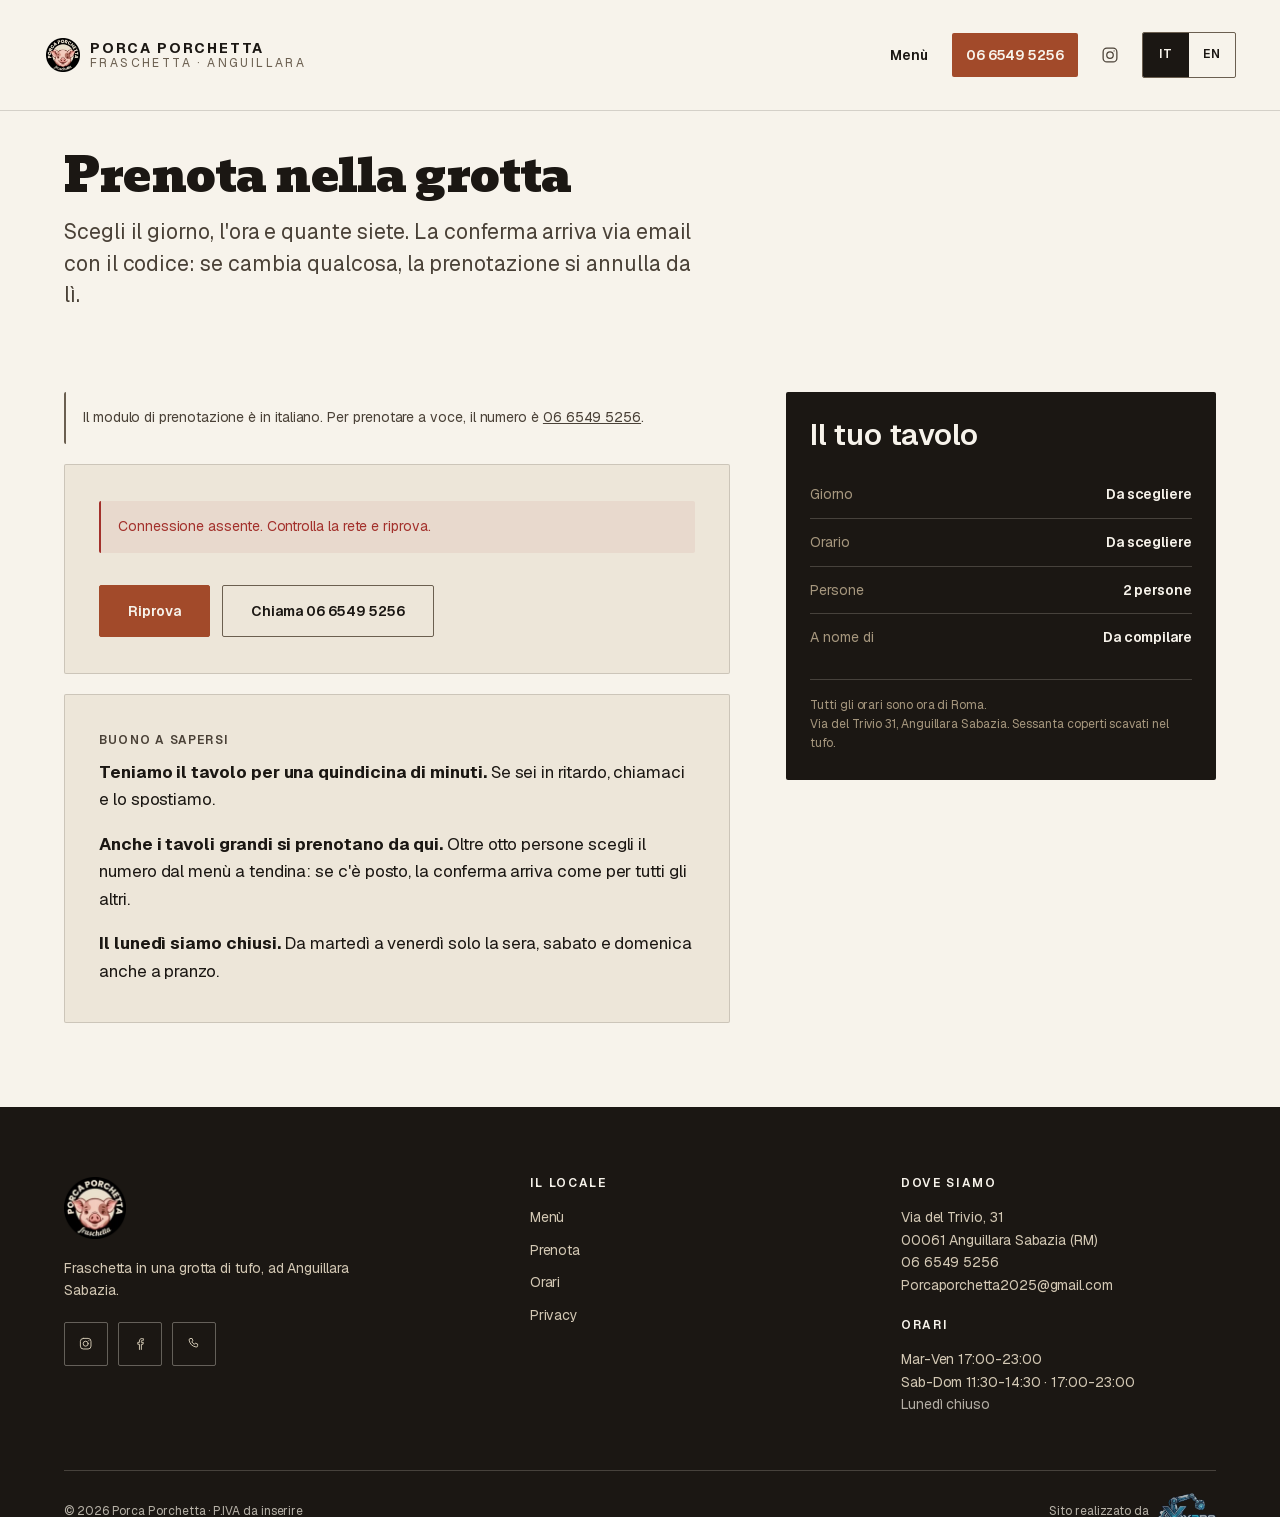
<file: prenota.html>
<!DOCTYPE html>
<html lang="it" data-i18n-page="prenota">
<head>
<meta charset="utf-8">
<meta name="viewport" content="width=device-width, initial-scale=1">
<!-- Spec build for a real named business that has not signed off yet. Stays out of
     the index until the owner approves. -->
<meta name="robots" content="noindex, nofollow">
<title>Prenota un tavolo, Porca Porchetta ad Anguillara Sabazia</title>
<meta name="description" content="Prenota un tavolo nella grotta di tufo di Porca Porchetta, ad Anguillara Sabazia: scegli il giorno, l'orario e quante siete. Conferma via email con il codice per annullare.">
<link rel="canonical" href="https://xerocool36.github.io/porca-porchetta/prenota.html">

<meta property="og:type" content="website">
<meta property="og:locale" content="it_IT">
<meta property="og:title" content="Prenota un tavolo, Porca Porchetta">
<meta property="og:description" content="Sessanta coperti in una grotta di tufo ad Anguillara Sabazia. Scegli giorno e ora, la conferma arriva via email.">
<meta property="og:image" content="https://xerocool36.github.io/porca-porchetta/assets/img/sala-roma.webp">
<meta property="og:url" content="https://xerocool36.github.io/porca-porchetta/prenota.html">
<meta name="twitter:card" content="summary_large_image">
<meta name="theme-color" content="#F7F3EB">

<link rel="icon" href="assets/img/favicon-32.png" sizes="32x32">
<link rel="apple-touch-icon" href="assets/img/logo-180.png">
<link rel="manifest" href="site.webmanifest">

<link rel="preload" href="assets/fonts/geist-latin.woff2" as="font" type="font/woff2" crossorigin>
<link rel="preload" href="assets/fonts/bevan-latin.woff2" as="font" type="font/woff2" crossorigin>
<link rel="stylesheet" href="css/style.css">
</head>
<body class="has-dock">
<a class="u-skip" href="#main" data-i18n="skip">Salta al contenuto</a>

<!-- same inline sprite as the rest of the site: no external requests, and the
     marks inherit currentColor -->
<!-- icon sprite: drawn inline so the page makes no external requests and the
     marks inherit currentColor. One drawing standard across every page: a 24
     grid, 1.5 stroke, round caps and joins, no fill anywhere. Presentation
     attributes sit on each <symbol>, never on a wrapping <g> — a <g> does not
     reach <use> shadow content, and every mark renders as a black blob. -->
<svg class="sprite" aria-hidden="true" focusable="false">
  <symbol id="i-fb" viewBox="0 0 24 24" fill="none" stroke="currentColor" stroke-width="1.5" stroke-linecap="round" stroke-linejoin="round">
    <path d="M14.6 21v-8.1h2.6l.4-3h-3V8.2c0-.9.3-1.4 1.5-1.4h1.6V4.1A19 19 0 0 0 15.4 4c-2.3 0-3.8 1.4-3.8 3.9v2H9v3h2.6V21"/>
  </symbol>
  <symbol id="i-ig" viewBox="0 0 24 24" fill="none" stroke="currentColor" stroke-width="1.5" stroke-linecap="round" stroke-linejoin="round">
    <rect x="3.75" y="3.75" width="16.5" height="16.5" rx="4.5"/>
    <circle cx="12" cy="12" r="3.9"/>
    <path d="M16.9 7.15h.01"/>
  </symbol>
  <symbol id="i-menu" viewBox="0 0 24 24" fill="none" stroke="currentColor" stroke-width="1.5" stroke-linecap="round" stroke-linejoin="round">
    <path d="M6.4 3.8h11.2a1 1 0 0 1 1 1v14.4a1 1 0 0 1-1 1H6.4a1 1 0 0 1-1-1V4.8a1 1 0 0 1 1-1z"/>
    <path d="M8.9 8.4h6.2M8.9 12h6.2M8.9 15.6h3.6"/>
  </symbol>
  <symbol id="i-pin" viewBox="0 0 24 24" fill="none" stroke="currentColor" stroke-width="1.5" stroke-linecap="round" stroke-linejoin="round">
    <path d="M12 3.4c3.4 0 6.1 2.7 6.1 6.1 0 4.4-6.1 11-6.1 11S5.9 13.9 5.9 9.5c0-3.4 2.7-6.1 6.1-6.1z"/>
    <circle cx="12" cy="9.4" r="2.2"/>
  </symbol>
  <symbol id="i-tel" viewBox="0 0 24 24" fill="none" stroke="currentColor" stroke-width="1.5" stroke-linecap="round" stroke-linejoin="round">
    <path d="M6.9 3.9h2.6l1.4 3.6-1.9 1.4a11.3 11.3 0 0 0 4.1 4.1l1.4-1.9 3.6 1.4v2.6a2.1 2.1 0 0 1-2.3 2.1A13.6 13.6 0 0 1 4.8 6.2 2.1 2.1 0 0 1 6.9 3.9z"/>
  </symbol>
</svg>

<!-- The booking widget itself is Italian only: every label, error and
     confirmation email is written in Italian and js/booking.js carries no
     dictionary. The toggle still belongs here, because dropping it dead-ends
     an English visitor at the conversion step with no way back to the rest of
     the site. The page chrome switches, and the note above the form says
     plainly that the form does not. -->
<header class="hdr">
  <div class="hdr__inner">
    <a class="hdr__mark" href="index.html">
      <img class="hdr__mark-logo" src="assets/img/logo-128.webp" alt="" width="128" height="128" decoding="async">
      <span class="hdr__mark-txt">
        <span class="hdr__mark-name">Porca Porchetta</span>
        <span class="hdr__mark-sub" data-i18n="mark.sub">Fraschetta · Anguillara</span>
      </span>
    </a>
    <span class="hdr__spacer"></span>
    <a class="hdr__link" href="menu.html" data-i18n="nav.menu">Menù</a>
    <a class="hdr__link hdr__link--cta" href="tel:+390665495256">06 6549 5256</a>
    <a class="hdr__ig" href="https://www.instagram.com/porcaporchettaanguillara/" target="_blank" rel="noopener" aria-label="Instagram">
      <svg class="ic" viewBox="0 0 24 24" aria-hidden="true"><use href="#i-ig"></use></svg>
    </a>
    <div class="lang" role="group" aria-label="Lingua / Language">
      <button class="lang__btn" type="button" data-lang="it" aria-pressed="true"><span>IT</span></button>
      <button class="lang__btn" type="button" data-lang="en" aria-pressed="false"><span>EN</span></button>
    </div>
  </div>
</header>

<main id="main">

<!-- ============================= INTRO ============================= -->
<section class="prenota__intro">
  <div class="wrap">
    <h1 class="head__title t-display" data-i18n="pn.title">Prenota nella grotta</h1>
    <p class="head__sub" data-i18n="pn.sub">
      Scegli il giorno, l'ora e quante siete. La conferma arriva via email con
      il codice: se cambia qualcosa, la prenotazione si annulla da lì.
    </p>
  </div>
</section>

<!-- ============================ PRENOTA ============================ -->
<section class="prenota">
  <div class="wrap">
    <div class="prenota__grid">

      <div>
        <!-- The widget below is Italian only. Said once, in both languages,
             above the first field rather than discovered halfway down it. -->
        <p class="alert alert--info" data-i18n="pn.langnote">
          Il modulo di prenotazione è in italiano. Per prenotare a voce, il
          numero è <a href="tel:+390665495256">06 6549 5256</a>.
        </p>

        <!-- Mount point for js/booking.js. The id is the contract: the widget
             replaces everything inside as soon as the script runs, so what is
             written here is the no-JavaScript fallback. -->
        <div class="card">
          <div id="porca-prenota">
            <noscript>
              <p class="alert alert--info">
                Per prenotare online serve JavaScript. Chiamaci al
                <a href="tel:+390665495256">06 6549 5256</a> e ti troviamo un tavolo.
              </p>
            </noscript>
          </div>
        </div>

        <div class="card">
          <p class="label" data-i18n="pn.good">Buono a sapersi</p>
          <p data-i18n="pn.g1">
            <strong>Teniamo il tavolo per una quindicina di minuti.</strong>
            Se sei in ritardo, chiamaci e lo spostiamo.
          </p>
          <p data-i18n="pn.g2">
            <strong>Anche i tavoli grandi si prenotano da qui.</strong>
            Oltre otto persone scegli il numero dal menù a tendina: se c'è
            posto, la conferma arriva come per tutti gli altri.
          </p>
          <p data-i18n="pn.g3">
            <strong>Il lunedì siamo chiusi.</strong> Da martedì a venerdì solo la
            sera, sabato e domenica anche a pranzo.
          </p>
        </div>
      </div>

      <div>
        <!-- The live summary lives out here, outside the widget's mount point, so
             it is never inside the DOM the widget throws away and rebuilds.
             booking.js writes into the [data-r] cells. -->
        <aside class="riepilogo" id="pp-riepilogo">
          <h2 data-i18n="pn.sum">Il tuo tavolo</h2>
          <div class="riepilogo__row">
            <span class="riepilogo__k" data-i18n="pn.day">Giorno</span>
            <span class="riepilogo__v" data-r="date">Da scegliere</span>
          </div>
          <div class="riepilogo__row">
            <span class="riepilogo__k" data-i18n="pn.time">Orario</span>
            <span class="riepilogo__v" data-r="time">Da scegliere</span>
          </div>
          <div class="riepilogo__row">
            <span class="riepilogo__k" data-i18n="pn.people">Persone</span>
            <span class="riepilogo__v" data-r="party">2 persone</span>
          </div>
          <div class="riepilogo__row">
            <span class="riepilogo__k" data-i18n="pn.who">A nome di</span>
            <span class="riepilogo__v" data-r="name">Da compilare</span>
          </div>
          <p class="riepilogo__note" data-i18n="pn.note">
            Tutti gli orari sono ora di Roma.<br>
            Via del Trivio 31, Anguillara Sabazia. Sessanta coperti scavati nel tufo.
          </p>
        </aside>
      </div>

    </div>
  </div>
</section>

</main>

<!-- =========================== FOOTER =========================== -->
<footer class="ftr">
  <div class="wrap">
    <div class="ftr__grid">

      <div>
        <img class="ftr__logo" src="assets/img/logo-128.webp" alt="" width="128" height="128" loading="lazy" decoding="async">
        <p class="ftr__tag" data-i18n="ft.tag">
          Fraschetta in una grotta di tufo, ad Anguillara Sabazia.
        </p>
        <ul class="social">
          <li>
            <a class="social__a" href="https://www.instagram.com/porcaporchettaanguillara/" target="_blank" rel="noopener" aria-label="Instagram">
              <svg class="ic" viewBox="0 0 24 24" aria-hidden="true"><use href="#i-ig"></use></svg>
            </a>
          </li>
          <li>
            <a class="social__a" href="https://www.facebook.com/61583761200637" target="_blank" rel="noopener" aria-label="Facebook">
              <svg class="ic" viewBox="0 0 24 24" aria-hidden="true"><use href="#i-fb"></use></svg>
            </a>
          </li>
          <li>
            <a class="social__a" href="tel:+390665495256" aria-label="06 6549 5256">
              <svg class="ic" viewBox="0 0 24 24" aria-hidden="true"><use href="#i-tel"></use></svg>
            </a>
          </li>
        </ul>
      </div>

      <div>
        <h3 data-i18n="ft.nav">Il locale</h3>
        <ul class="ftr__nav">
          <li><a href="menu.html" data-i18n="nav.menu">Menù</a></li>
          <li><a href="prenota.html" aria-current="page" data-i18n="nav.book">Prenota</a></li>
          <li><a href="index.html#dove" data-i18n="ft.hours">Orari</a></li>
          <li><a href="privacy.html" data-i18n="ft.privacy">Privacy</a></li>
        </ul>
      </div>

      <div>
        <h3 data-i18n="ft.where">Dove siamo</h3>
        <p data-i18n="ft.addrmail">
          Via del Trivio, 31<br>
          00061 Anguillara Sabazia (RM)<br>
          <a href="tel:+390665495256">06 6549 5256</a><br>
          <a href="mailto:Porcaporchetta2025@gmail.com">Porcaporchetta2025@gmail.com</a>
        </p>
        <h3 data-i18n="ft.hours">Orari</h3>
        <p>
          <span data-i18n="ft.h1">Mar-Ven 17:00-23:00</span><br>
          <span data-i18n="ft.h2">Sab-Dom 11:30-14:30 · 17:00-23:00</span><br>
          <span class="ftr__closed" data-i18n="ft.h3">Lunedì chiuso</span>
        </p>
      </div>
    </div>

    <div class="ftr__base">
      <p class="ftr__note">© <span id="yr">2026</span> Porca Porchetta · <span data-i18n="ft.vat">P.IVA da inserire</span></p>
      <a class="credit" href="https://x3roautomations.it" target="_blank" rel="noopener">
        <span data-i18n="ft.credit">Sito realizzato da</span>
        <img class="credit__logo" src="assets/img/x3ro-logo.webp" alt="x3ro Automations" width="420" height="265" loading="lazy" decoding="async">
      </a>
    </div>
  </div>
</footer>

<!-- Prenota is the page you are on, so the thumb zone primary is the phone -->
<nav class="dock" aria-label="Azioni rapide">
  <a class="btn btn--vino" href="tel:+390665495256">
    <svg class="ic" viewBox="0 0 24 24" aria-hidden="true"><use href="#i-tel"></use></svg>
    <span data-i18n="cta.call">Chiama</span>
  </a>
  <a class="btn btn--ghost" href="menu.html">
    <svg class="ic" viewBox="0 0 24 24" aria-hidden="true"><use href="#i-menu"></use></svg>
    <span data-i18n="nav.menu">Menù</span>
  </a>
  <a class="btn btn--ghost" href="https://www.google.com/maps/dir/?api=1&amp;destination=Porca%20Porchetta%20Via%20del%20Trivio%2031%20Anguillara%20Sabazia" target="_blank" rel="noopener">
    <svg class="ic" viewBox="0 0 24 24" aria-hidden="true"><use href="#i-pin"></use></svg>
    <span data-i18n="cta.dir">Indicazioni</span>
  </a>
</nav>

<script src="js/i18n.js"></script>
<script src="js/main.js"></script>
<!-- Config first, then the widget. Both external: the CSP is script-src 'self'
     with no 'unsafe-inline', so an inline config block would be dropped and the
     form would never appear. -->
<script defer src="js/booking-config.js"></script>
<script defer src="js/booking.js"></script>
</body>
</html>
</file>
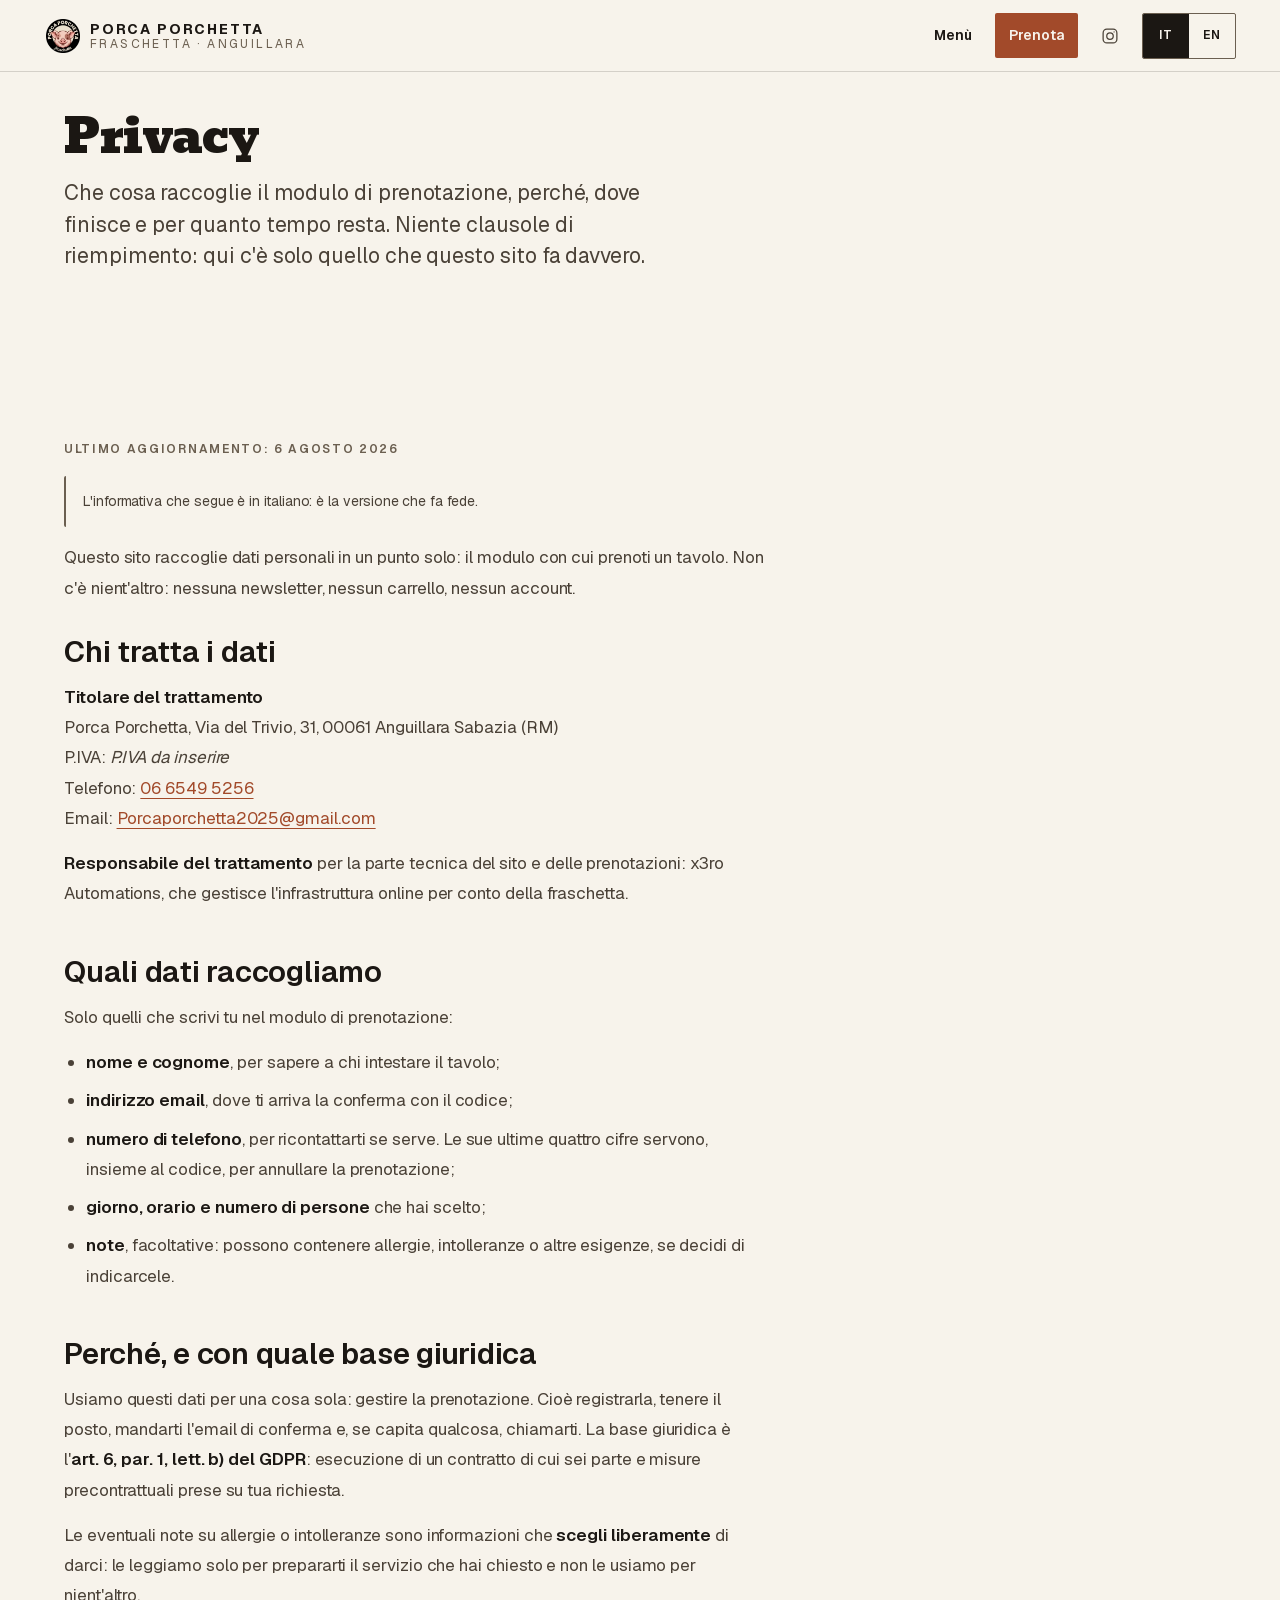
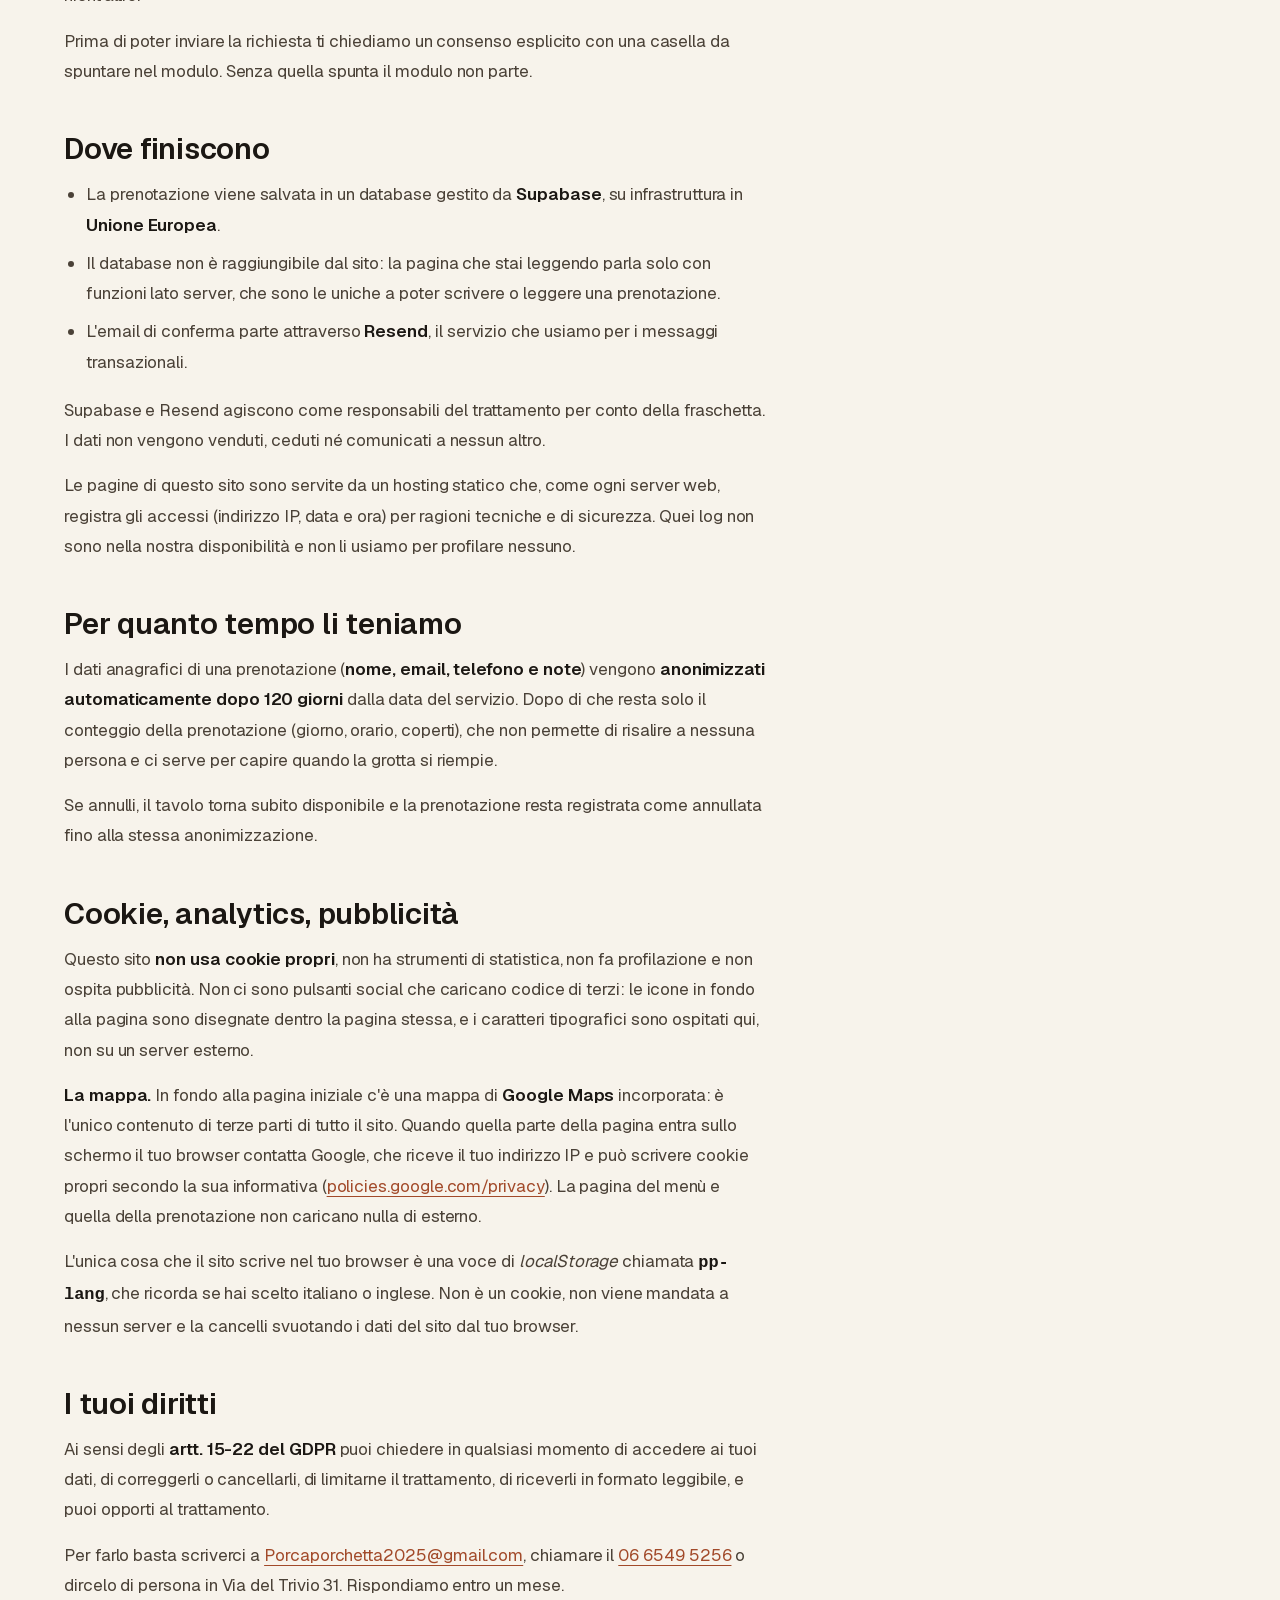
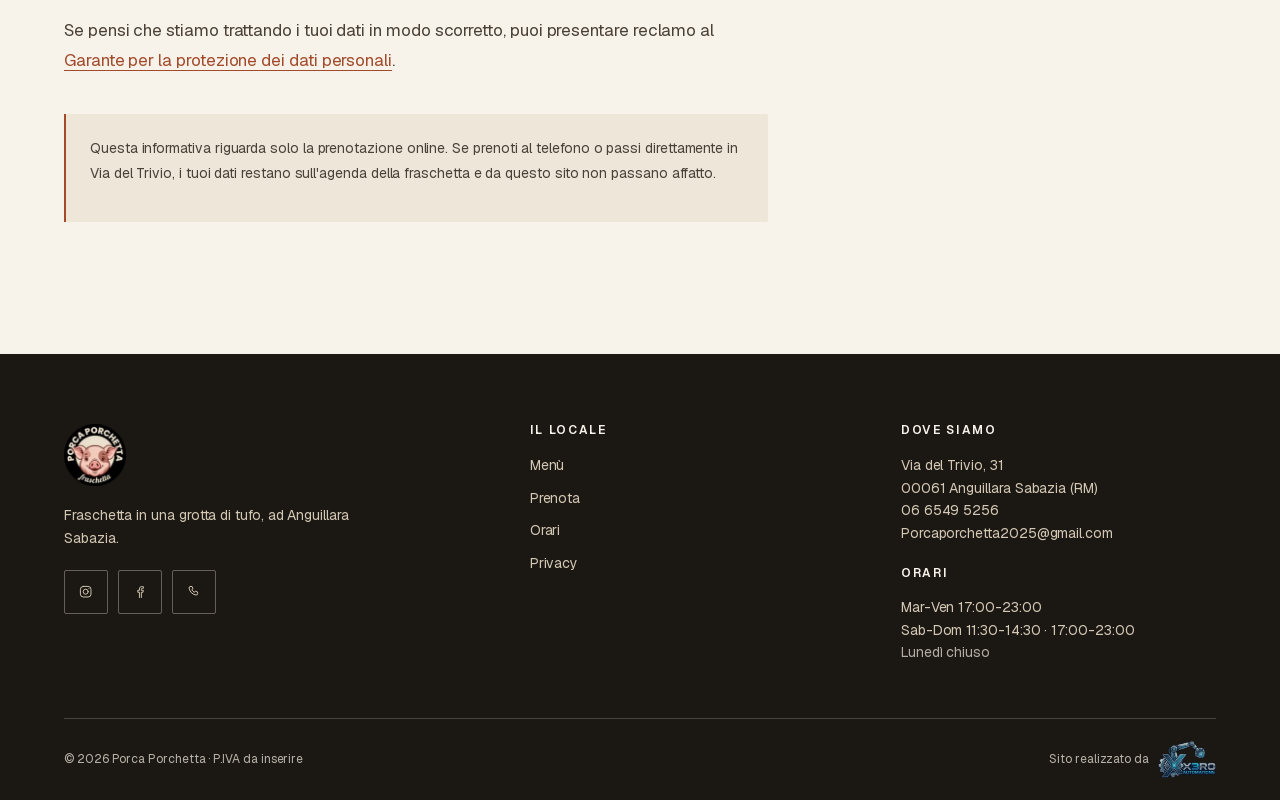
<file: privacy.html>
<!DOCTYPE html>
<html lang="it" data-i18n-page="privacy">
<head>
<meta charset="utf-8">
<meta name="viewport" content="width=device-width, initial-scale=1">
<!-- Spec build for a real named business that has not signed off yet. Stays out of
     the index until the owner approves. -->
<meta name="robots" content="noindex, nofollow">
<title>Privacy, Porca Porchetta ad Anguillara Sabazia</title>
<meta name="description" content="Informativa privacy di Porca Porchetta: quali dati raccoglie il modulo di prenotazione, perché, dove finiscono, per quanto tempo restano e come cancellarli.">
<link rel="canonical" href="https://xerocool36.github.io/porca-porchetta/privacy.html">

<meta property="og:type" content="website">
<meta property="og:locale" content="it_IT">
<meta property="og:title" content="Privacy, Porca Porchetta">
<meta property="og:description" content="Come trattiamo i dati raccolti quando prenoti un tavolo online.">
<meta property="og:url" content="https://xerocool36.github.io/porca-porchetta/privacy.html">
<meta name="theme-color" content="#F7F3EB">

<link rel="icon" href="assets/img/favicon-32.png" sizes="32x32">
<link rel="apple-touch-icon" href="assets/img/logo-180.png">
<link rel="manifest" href="site.webmanifest">

<link rel="preload" href="assets/fonts/geist-latin.woff2" as="font" type="font/woff2" crossorigin>
<link rel="preload" href="assets/fonts/bevan-latin.woff2" as="font" type="font/woff2" crossorigin>
<link rel="stylesheet" href="css/style.css">
</head>
<body class="has-dock">
<a class="u-skip" href="#main" data-i18n="skip">Salta al contenuto</a>

<!-- icon sprite: drawn inline so the page makes no external requests and the
     marks inherit currentColor. One drawing standard across every page: a 24
     grid, 1.5 stroke, round caps and joins, no fill anywhere. Presentation
     attributes sit on each <symbol>, never on a wrapping <g> — a <g> does not
     reach <use> shadow content, and every mark renders as a black blob. -->
<svg class="sprite" aria-hidden="true" focusable="false">
  <symbol id="i-cal" viewBox="0 0 24 24" fill="none" stroke="currentColor" stroke-width="1.5" stroke-linecap="round" stroke-linejoin="round">
    <rect x="3.6" y="5.4" width="16.8" height="15" rx="2"/>
    <path d="M3.6 10.1h16.8M8.2 3.5v3.8M15.8 3.5v3.8"/>
  </symbol>
  <symbol id="i-fb" viewBox="0 0 24 24" fill="none" stroke="currentColor" stroke-width="1.5" stroke-linecap="round" stroke-linejoin="round">
    <path d="M14.6 21v-8.1h2.6l.4-3h-3V8.2c0-.9.3-1.4 1.5-1.4h1.6V4.1A19 19 0 0 0 15.4 4c-2.3 0-3.8 1.4-3.8 3.9v2H9v3h2.6V21"/>
  </symbol>
  <symbol id="i-ig" viewBox="0 0 24 24" fill="none" stroke="currentColor" stroke-width="1.5" stroke-linecap="round" stroke-linejoin="round">
    <rect x="3.75" y="3.75" width="16.5" height="16.5" rx="4.5"/>
    <circle cx="12" cy="12" r="3.9"/>
    <path d="M16.9 7.15h.01"/>
  </symbol>
  <symbol id="i-menu" viewBox="0 0 24 24" fill="none" stroke="currentColor" stroke-width="1.5" stroke-linecap="round" stroke-linejoin="round">
    <path d="M6.4 3.8h11.2a1 1 0 0 1 1 1v14.4a1 1 0 0 1-1 1H6.4a1 1 0 0 1-1-1V4.8a1 1 0 0 1 1-1z"/>
    <path d="M8.9 8.4h6.2M8.9 12h6.2M8.9 15.6h3.6"/>
  </symbol>
  <symbol id="i-tel" viewBox="0 0 24 24" fill="none" stroke="currentColor" stroke-width="1.5" stroke-linecap="round" stroke-linejoin="round">
    <path d="M6.9 3.9h2.6l1.4 3.6-1.9 1.4a11.3 11.3 0 0 0 4.1 4.1l1.4-1.9 3.6 1.4v2.6a2.1 2.1 0 0 1-2.3 2.1A13.6 13.6 0 0 1 4.8 6.2 2.1 2.1 0 0 1 6.9 3.9z"/>
  </symbol>
</svg>

<!-- The informativa itself stays Italian: it is a legal text and the Italian
     version is the one that counts. The toggle stays in the header anyway, so
     an English visitor who lands here is not dead-ended with no way back to
     the rest of the site; the note under the h1 says which is which. -->
<header class="hdr">
  <div class="hdr__inner">
    <a class="hdr__mark" href="index.html">
      <img class="hdr__mark-logo" src="assets/img/logo-128.webp" alt="" width="128" height="128" decoding="async">
      <span class="hdr__mark-txt">
        <span class="hdr__mark-name">Porca Porchetta</span>
        <span class="hdr__mark-sub" data-i18n="mark.sub">Fraschetta · Anguillara</span>
      </span>
    </a>
    <span class="hdr__spacer"></span>
    <a class="hdr__link" href="menu.html" data-i18n="nav.menu">Menù</a>
    <a class="hdr__link hdr__link--cta" href="prenota.html" data-i18n="nav.book">Prenota</a>
    <a class="hdr__ig" href="https://www.instagram.com/porcaporchettaanguillara/" target="_blank" rel="noopener" aria-label="Instagram">
      <svg class="ic" viewBox="0 0 24 24" aria-hidden="true"><use href="#i-ig"></use></svg>
    </a>
    <div class="lang" role="group" aria-label="Lingua / Language">
      <button class="lang__btn" type="button" data-lang="it" aria-pressed="true"><span>IT</span></button>
      <button class="lang__btn" type="button" data-lang="en" aria-pressed="false"><span>EN</span></button>
    </div>
  </div>
</header>

<main id="main">

<section class="prenota__intro">
  <div class="wrap">
    <h1 class="head__title t-display">Privacy</h1>
    <p class="head__sub" data-i18n="pv.sub">
      Che cosa raccoglie il modulo di prenotazione, perché, dove finisce e per
      quanto tempo resta. Niente clausole di riempimento: qui c'è solo quello
      che questo sito fa davvero.
    </p>
  </div>
</section>

<section class="band">
  <div class="wrap">
    <div class="doc">

      <p class="doc__date" data-i18n="pv.updated">Ultimo aggiornamento: 6 agosto 2026</p>

      <p class="alert alert--info" data-i18n="pv.langnote">
        L'informativa che segue è in italiano: è la versione che fa fede.
      </p>

      <p>
        Questo sito raccoglie dati personali in un punto solo: il modulo con cui
        prenoti un tavolo. Non c'è nient'altro: nessuna newsletter, nessun
        carrello, nessun account.
      </p>

      <h2>Chi tratta i dati</h2>
      <p>
        <strong>Titolare del trattamento</strong><br>
        Porca Porchetta, Via del Trivio, 31, 00061 Anguillara Sabazia (RM)<br>
        P.IVA: <em>P.IVA da inserire</em><br>
        Telefono: <a href="tel:+390665495256">06 6549 5256</a><br>
        Email: <a href="mailto:Porcaporchetta2025@gmail.com">Porcaporchetta2025@gmail.com</a>
      </p>
      <p>
        <strong>Responsabile del trattamento</strong> per la parte tecnica del
        sito e delle prenotazioni: x3ro Automations, che gestisce
        l'infrastruttura online per conto della fraschetta.
      </p>

      <h2>Quali dati raccogliamo</h2>
      <p>Solo quelli che scrivi tu nel modulo di prenotazione:</p>
      <ul>
        <li><strong>nome e cognome</strong>, per sapere a chi intestare il tavolo;</li>
        <li><strong>indirizzo email</strong>, dove ti arriva la conferma con il codice;</li>
        <li><strong>numero di telefono</strong>, per ricontattarti se serve. Le sue
          ultime quattro cifre servono, insieme al codice, per annullare la prenotazione;</li>
        <li><strong>giorno, orario e numero di persone</strong> che hai scelto;</li>
        <li><strong>note</strong>, facoltative: possono contenere allergie, intolleranze o
          altre esigenze, se decidi di indicarcele.</li>
      </ul>

      <h2>Perché, e con quale base giuridica</h2>
      <p>
        Usiamo questi dati per una cosa sola: gestire la prenotazione. Cioè
        registrarla, tenere il posto, mandarti l'email di conferma e, se
        capita qualcosa, chiamarti. La base giuridica è l'<strong>art. 6,
        par. 1, lett. b) del GDPR</strong>: esecuzione di un contratto di cui
        sei parte e misure precontrattuali prese su tua richiesta.
      </p>
      <p>
        Le eventuali note su allergie o intolleranze sono informazioni che
        <strong>scegli liberamente</strong> di darci: le leggiamo solo per
        prepararti il servizio che hai chiesto e non le usiamo per nient'altro.
      </p>
      <p>
        Prima di poter inviare la richiesta ti chiediamo un consenso esplicito
        con una casella da spuntare nel modulo. Senza quella spunta il modulo
        non parte.
      </p>

      <h2>Dove finiscono</h2>
      <ul>
        <li>La prenotazione viene salvata in un database gestito da
          <strong>Supabase</strong>, su infrastruttura in <strong>Unione
          Europea</strong>.</li>
        <li>Il database non è raggiungibile dal sito: la pagina che stai
          leggendo parla solo con funzioni lato server, che sono le uniche a
          poter scrivere o leggere una prenotazione.</li>
        <li>L'email di conferma parte attraverso <strong>Resend</strong>, il
          servizio che usiamo per i messaggi transazionali.</li>
      </ul>
      <p>
        Supabase e Resend agiscono come responsabili del trattamento per conto
        della fraschetta. I dati non vengono venduti, ceduti né comunicati a
        nessun altro.
      </p>
      <p>
        Le pagine di questo sito sono servite da un hosting statico che, come
        ogni server web, registra gli accessi (indirizzo IP, data e ora) per
        ragioni tecniche e di sicurezza. Quei log non sono nella nostra
        disponibilità e non li usiamo per profilare nessuno.
      </p>

      <h2>Per quanto tempo li teniamo</h2>
      <p>
        I dati anagrafici di una prenotazione (<strong>nome, email, telefono e
        note</strong>) vengono <strong>anonimizzati automaticamente dopo 120
        giorni</strong> dalla data del servizio. Dopo di che resta solo il
        conteggio della prenotazione (giorno, orario, coperti), che non permette
        di risalire a nessuna persona e ci serve per capire quando la grotta si
        riempie.
      </p>
      <p>
        Se annulli, il tavolo torna subito disponibile e la prenotazione resta
        registrata come annullata fino alla stessa anonimizzazione.
      </p>

      <h2>Cookie, analytics, pubblicità</h2>
      <p>
        Questo sito <strong>non usa cookie propri</strong>, non ha strumenti di
        statistica, non fa profilazione e non ospita pubblicità. Non ci sono
        pulsanti social che caricano codice di terzi: le icone in fondo alla
        pagina sono disegnate dentro la pagina stessa, e i caratteri tipografici
        sono ospitati qui, non su un server esterno.
      </p>
      <p>
        <strong>La mappa.</strong> In fondo alla pagina iniziale c'è una mappa di
        <strong>Google Maps</strong> incorporata: è l'unico contenuto di terze
        parti di tutto il sito. Quando quella parte della pagina entra sullo
        schermo il tuo browser contatta Google, che riceve il tuo indirizzo IP e
        può scrivere cookie propri secondo la sua informativa
        (<a href="https://policies.google.com/privacy" target="_blank" rel="noopener">policies.google.com/privacy</a>).
        La pagina del menù e quella della prenotazione non caricano nulla di
        esterno.
      </p>
      <p>
        L'unica cosa che il sito scrive nel tuo browser è una voce di
        <em>localStorage</em> chiamata <strong><code>pp-lang</code></strong>,
        che ricorda se hai scelto italiano o inglese. Non è un cookie, non viene
        mandata a nessun server e la cancelli svuotando i dati del sito dal tuo
        browser.
      </p>

      <h2>I tuoi diritti</h2>
      <p>
        Ai sensi degli <strong>artt. 15-22 del GDPR</strong> puoi chiedere in
        qualsiasi momento di accedere ai tuoi dati, di correggerli o
        cancellarli, di limitarne il trattamento, di riceverli in formato
        leggibile, e puoi opporti al trattamento.
      </p>
      <p>
        Per farlo basta scriverci a
        <a href="mailto:Porcaporchetta2025@gmail.com">Porcaporchetta2025@gmail.com</a>,
        chiamare il <a href="tel:+390665495256">06 6549 5256</a> o dircelo di
        persona in Via del Trivio 31. Rispondiamo entro un mese.
      </p>
      <p>
        Se pensi che stiamo trattando i tuoi dati in modo scorretto, puoi
        presentare reclamo al
        <a href="https://www.garanteprivacy.it" target="_blank" rel="noopener">Garante
        per la protezione dei dati personali</a>.
      </p>

      <div class="doc__box">
        <p>
          Questa informativa riguarda solo la prenotazione online. Se prenoti al
          telefono o passi direttamente in Via del Trivio, i tuoi dati restano
          sull'agenda della fraschetta e da questo sito non passano affatto.
        </p>
      </div>

    </div>
  </div>
</section>

</main>

<footer class="ftr">
  <div class="wrap">
    <div class="ftr__grid">

      <div>
        <img class="ftr__logo" src="assets/img/logo-128.webp" alt="" width="128" height="128" loading="lazy" decoding="async">
        <p class="ftr__tag" data-i18n="ft.tag">
          Fraschetta in una grotta di tufo, ad Anguillara Sabazia.
        </p>
        <ul class="social">
          <li>
            <a class="social__a" href="https://www.instagram.com/porcaporchettaanguillara/" target="_blank" rel="noopener" aria-label="Instagram">
              <svg class="ic" viewBox="0 0 24 24" aria-hidden="true"><use href="#i-ig"></use></svg>
            </a>
          </li>
          <li>
            <a class="social__a" href="https://www.facebook.com/61583761200637" target="_blank" rel="noopener" aria-label="Facebook">
              <svg class="ic" viewBox="0 0 24 24" aria-hidden="true"><use href="#i-fb"></use></svg>
            </a>
          </li>
          <li>
            <a class="social__a" href="tel:+390665495256" aria-label="06 6549 5256">
              <svg class="ic" viewBox="0 0 24 24" aria-hidden="true"><use href="#i-tel"></use></svg>
            </a>
          </li>
        </ul>
      </div>

      <div>
        <h3 data-i18n="ft.nav">Il locale</h3>
        <ul class="ftr__nav">
          <li><a href="menu.html" data-i18n="nav.menu">Menù</a></li>
          <li><a href="prenota.html" data-i18n="nav.book">Prenota</a></li>
          <li><a href="index.html#dove" data-i18n="ft.hours">Orari</a></li>
          <li><a href="privacy.html" aria-current="page" data-i18n="ft.privacy">Privacy</a></li>
        </ul>
      </div>

      <div>
        <h3 data-i18n="ft.where">Dove siamo</h3>
        <p data-i18n="ft.addrmail">
          Via del Trivio, 31<br>
          00061 Anguillara Sabazia (RM)<br>
          <a href="tel:+390665495256">06 6549 5256</a><br>
          <a href="mailto:Porcaporchetta2025@gmail.com">Porcaporchetta2025@gmail.com</a>
        </p>
        <h3 data-i18n="ft.hours">Orari</h3>
        <p>
          <span data-i18n="ft.h1">Mar-Ven 17:00-23:00</span><br>
          <span data-i18n="ft.h2">Sab-Dom 11:30-14:30 · 17:00-23:00</span><br>
          <span class="ftr__closed" data-i18n="ft.h3">Lunedì chiuso</span>
        </p>
      </div>
    </div>

    <div class="ftr__base">
      <p class="ftr__note">© <span id="yr">2026</span> Porca Porchetta · <span data-i18n="ft.vat">P.IVA da inserire</span></p>
      <a class="credit" href="https://x3roautomations.it" target="_blank" rel="noopener">
        <span data-i18n="ft.credit">Sito realizzato da</span>
        <img class="credit__logo" src="assets/img/x3ro-logo.webp" alt="x3ro Automations" width="420" height="265" loading="lazy" decoding="async">
      </a>
    </div>
  </div>
</footer>

<nav class="dock" aria-label="Azioni rapide">
  <a class="btn btn--vino" href="prenota.html">
    <svg class="ic" viewBox="0 0 24 24" aria-hidden="true"><use href="#i-cal"></use></svg>
    <span data-i18n="nav.book">Prenota</span>
  </a>
  <a class="btn btn--ghost" href="menu.html">
    <svg class="ic" viewBox="0 0 24 24" aria-hidden="true"><use href="#i-menu"></use></svg>
    <span data-i18n="nav.menu">Menù</span>
  </a>
  <a class="btn btn--ghost" href="tel:+390665495256">
    <svg class="ic" viewBox="0 0 24 24" aria-hidden="true"><use href="#i-tel"></use></svg>
    <span data-i18n="cta.call">Chiama</span>
  </a>
</nav>

<script src="js/i18n.js"></script>
<script src="js/main.js"></script>
</body>
</html>
</file>
<file: css/style.css>
/* ==========================================================================
   Porca Porchetta, fraschetta ad Anguillara Sabazia
   Direction: "La grotta".

   The romanità is pulled out of their own walls rather than invented: Bevan,
   a heavy Clarendon slab, is the letterform of the painted insegne and the
   enamel plates hanging in their alley; the neutral ramp is sampled off the
   tufo, the travertino and the terrazzo in their own photographs.

   Two colours carry the whole site, ink and the cotto of their own brick
   vault. Everything else is stone. The bottle green of their shopfront was the
   accent until 2026-08-07 and is gone at the owner's request: it survives only
   inside the photographs of the shopfront itself, where it is documentary.

   Rules held throughout
   - photography is rectangular and full bleed, or round when it is quoting a
     targa or a dish; it is never masked into an arbitrary shape
   - Bevan is display only and never runs below --fs-500, where it turns to mud
   - cotto is the accent and the data colour: calls to action, links, prices,
     and the word "chiuso". --danger is separate and functional: invalid fields
   - one corner radius, 2px, no exceptions
   - motion is entrance, scroll driven reveal and hover only; the scrollbar is
     never hijacked and nothing loops forever
   - no build step, no dependencies, no third party requests
   ========================================================================== */

/* --------------------------------------------------------------------------
   1. Fonts, self hosted, latin + latin-ext subsets.
   Geist carries body, UI, labels and prices across its whole axis.
   Bevan carries display only: one weight, no italic, no small caps.
   -------------------------------------------------------------------------- */
@font-face {
  font-family: 'Geist';
  src: url('../assets/fonts/geist-latin.woff2') format('woff2');
  font-weight: 100 900;
  font-style: normal;
  font-display: swap;
  unicode-range: U+0000-00FF, U+0131, U+0152-0153, U+02BB-02BC, U+02C6, U+02DA,
                 U+02DC, U+0304, U+0308, U+0329, U+2000-206F, U+20AC, U+2122,
                 U+2191, U+2193, U+2212, U+2215, U+FEFF, U+FFFD;
}
@font-face {
  font-family: 'Geist';
  src: url('../assets/fonts/geist-latin-ext.woff2') format('woff2');
  font-weight: 100 900;
  font-style: normal;
  font-display: swap;
  unicode-range: U+0100-02BA, U+02BD-02C5, U+02C7-02CC, U+02CE-02D7, U+02DD-02FF,
                 U+0304, U+0308, U+0329, U+1D00-1DBF, U+1E00-1E9F, U+1EF2-1EFF,
                 U+2020, U+20A0-20AB, U+20AD-20C0, U+2113, U+2C60-2C7F, U+A720-A7FF;
}

@font-face {
  font-family: 'Bevan';
  src: url('../assets/fonts/bevan-latin.woff2') format('woff2');
  font-weight: 400;
  font-style: normal;
  font-display: swap;
  unicode-range: U+0000-00FF, U+0131, U+0152-0153, U+02BB-02BC, U+02C6, U+02DA,
                 U+02DC, U+0304, U+0308, U+0329, U+2000-206F, U+20AC, U+2122,
                 U+2191, U+2193, U+2212, U+2215, U+FEFF, U+FFFD;
}
@font-face {
  font-family: 'Bevan';
  src: url('../assets/fonts/bevan-latin-ext.woff2') format('woff2');
  font-weight: 400;
  font-style: normal;
  font-display: swap;
  unicode-range: U+0100-02BA, U+02BD-02C5, U+02C7-02CC, U+02CE-02D7, U+02DD-02FF,
                 U+0304, U+0308, U+0329, U+1D00-1DBF, U+1E00-1E9F, U+1EF2-1EFF,
                 U+2020, U+20A0-20AB, U+20AD-20C0, U+2113, U+2C60-2C7F, U+A720-A7FF;
}

/* --------------------------------------------------------------------------
   2. Tokens
   -------------------------------------------------------------------------- */
:root {
  color-scheme: light;

  --ff-display: 'Bevan', Georgia, 'Times New Roman', serif;
  --ff-body:    'Geist', system-ui, -apple-system, 'Segoe UI', sans-serif;

  /* Type. Seven steps, a ratio, and nothing hand picked outside them.
     html stays at the browser default, so 1rem is 16px and every value below
     means what it says. */
  --fs-100: 0.75rem;                                       /* 12  labels        */
  --fs-200: 0.875rem;                                      /* 14  captions      */
  --fs-300: 1.0625rem;                                     /* 17  body          */
  --fs-400: clamp(1.1875rem, 1.13rem + 0.24vw, 1.375rem);  /* 19>22 lede        */
  --fs-500: clamp(1.375rem, 1.16rem + 0.86vw, 2rem);       /* 22>32 h3          */
  --fs-600: clamp(1.75rem, 1.24rem + 2.06vw, 3.25rem);     /* 28>52 h2          */
  /* The h1 sets in a half-page column, not across the page, and Bevan runs
     about 40% wider than a grotesque at the same size: "scavata nel tufo"
     measures 637px at 96px, against 605px of column. 96px wrapped the line to
     four rows and pushed the primary CTA below the fold on a 1440x900 laptop.
     64px is the largest size that keeps it to two rows. */
  --fs-700: clamp(2.5rem, 1.2rem + 3.4vw, 4rem);           /* 40>64 h1          */

  --lh-display: 0.94;
  --lh-title:   1.12;
  --lh-lede:    1.48;
  --lh-body:    1.62;

  --tr-display: -0.018em;
  --tr-title:   -0.008em;
  --tr-body:    -0.004em;
  --tr-caps:     0.16em;

  --m-display: 15ch;
  --m-lede:    46ch;
  --m-body:    64ch;
  --m-caption: 40ch;

  /* tufo, travertino, terrazzo: whitewashed walls and floor. Hue held
     70deg-86deg the whole way down, chroma peaking in the mid tones, which is
     what a real stone ramp does and what every photograph on this site is. */
  --tufo-050: #F7F3EB;   /* page ground        */
  --tufo-100: #EDE6D9;   /* alternate band     */
  --tufo-200: #D3C8B4;   /* image placeholder  */
  --tufo-300: #A6977E;   /* muted on dark      */
  --tufo-500: #6B5F50;   /* muted on light     */
  --tufo-700: #4A4137;   /* secondary text     */

  /* the cave */
  --cave-900: #1B1713;   /* ink, dark panels   */
  --cave-950: #12100C;   /* the grotta chapter */

  /* Accent: the cotto of their own brick vault, sampled off
     02-arco-roma. Two colours on the whole site, ink and cotto, and
     everything else is stone. 5.35:1 on the page ground. */
  --accent:      #A24A2A; /* CTAs, links, prices, focus on light */
  --accent-dark: #86381E; /* hover only                          */
  --accent-lit:  #D8845C; /* dark grounds only, 6.6:1 on the cave */

  /* the enamel seal quoted off their alley: ink, not a third hue */
  --seal: var(--cave-900);

  /* material tint, decoration only */
  --gold: #C9B98F;       /* the lit doorway    */

  /* functional, never brand: invalid fields and error alerts */
  --danger: #A3302B;

  --ink:   var(--cave-900);
  --ink-2: var(--tufo-700);
  --ink-3: var(--tufo-500);

  --focus: var(--accent);

  /* hairlines */
  --line:   rgba(35, 29, 22, .16);
  --line-2: rgba(35, 29, 22, .30);
  --line-d: rgba(244, 238, 226, .20);

  /* form: one corner, everywhere */
  --r: 2px;

  /* rhythm */
  --gut:  20px;
  --band: 84px;
  --maxw: 1240px;
  --bar-h:  64px;   /* measured at runtime by js/main.js */
  --rail-h:  0px;   /* menu page category rail, same */
  --dock-h: 76px;   /* thumb zone dock, same */

  /* motion */
  --ease:      cubic-bezier(.16, 1, .3, 1);
  --ease-out:  cubic-bezier(.32, .72, 0, 1);
  --ease-swing:cubic-bezier(.34, 1.3, .64, 1);
  --t-fast: .28s;
  --t-mid:  .5s;
  --t-slow: .8s;
}

@media (min-width: 900px) {
  :root { --gut: 44px; --band: 132px; --bar-h: 72px; }
}

/* --------------------------------------------------------------------------
   3. Reset and base
   -------------------------------------------------------------------------- */
*, *::before, *::after { box-sizing: border-box; }

html {
  -webkit-text-size-adjust: 100%;
  scroll-behavior: smooth;
}
@media (prefers-reduced-motion: reduce) {
  html { scroll-behavior: auto; }
}

body {
  margin: 0;
  background: var(--tufo-050);
  color: var(--ink);
  font-family: var(--ff-body);
  font-size: var(--fs-300);
  font-weight: 400;
  line-height: var(--lh-body);
  letter-spacing: var(--tr-body);
  -webkit-font-smoothing: antialiased;
  text-rendering: optimizeLegibility;
  /* clip, not hidden: hidden on body turns the page into a scroll container
     and position:sticky then anchors to it instead of the viewport */
  overflow-x: clip;
}

img, svg, video { display: block; max-width: 100%; }
img { height: auto; }

h1, h2, h3, h4 { margin: 0; font-weight: 600; line-height: var(--lh-title); letter-spacing: var(--tr-title); }
/* the UA gives figure 40px of side margin, which ate two thirds of every disc */
figure { margin: 0; }
/* A fieldset's UA min-inline-size is min-content, so it refuses to shrink below
   its widest child. The booking form's date strip is fourteen chips wide, which
   made the whole page 2638px wide on a 390px phone and scroll sideways: the
   strip's own overflow-x never got a chance to clip anything. */
fieldset { min-width: 0; }
p { margin: 0 0 1em; }
p:last-child { margin-bottom: 0; }
ul, ol { margin: 0; padding: 0; list-style: none; }
a { color: inherit; }
button, input, select, textarea { font: inherit; color: inherit; }
[hidden] { display: none !important; }

::selection { background: var(--accent); color: var(--tufo-050); }

/* One ring, two grounds. #124334 is 9.68:1 on the page ground; #2EA07F is
   5.12:1 on the cave. Both clear SC 1.4.11 with room to spare. */
:focus-visible {
  outline: 2px solid var(--focus);
  outline-offset: 3px;
  border-radius: var(--r);
}
.on-dark, .ftr, .chapter, .offer, .riepilogo { --focus: var(--accent-lit); }

.u-skip {
  position: absolute;
  left: -9999px;
  top: 0;
  z-index: 100;
  padding: 12px 18px;
  background: var(--accent);
  color: var(--tufo-050);
  font-weight: 600;
  text-decoration: none;
  border-radius: var(--r);
}
.u-skip:focus { left: 10px; top: 10px; }

.u-sr {
  position: absolute !important;
  width: 1px; height: 1px;
  padding: 0; margin: -1px;
  overflow: hidden;
  clip: rect(0 0 0 0);
  clip-path: inset(50%);
  white-space: nowrap;
  border: 0;
}

.sprite { position: absolute; width: 0; height: 0; overflow: hidden; }

.ic { width: 1.1em; height: 1.1em; flex: none; }

/* --------------------------------------------------------------------------
   4. Type
   -------------------------------------------------------------------------- */
.t-display {
  font-family: var(--ff-display);
  font-weight: 400;
  letter-spacing: var(--tr-display);
  line-height: var(--lh-display);
}

.eyebrow {
  margin: 0 0 20px;
  font-size: var(--fs-100);
  font-weight: 500;
  letter-spacing: var(--tr-caps);
  text-transform: uppercase;
  color: var(--ink-3);
}

.t-lede {
  font-size: var(--fs-400);
  line-height: var(--lh-lede);
  color: var(--ink-2);
  max-width: var(--m-lede);
}

/* --------------------------------------------------------------------------
   5. Layout
   -------------------------------------------------------------------------- */
.wrap {
  width: 100%;
  max-width: var(--maxw);
  margin-inline: auto;
  padding-inline: var(--gut);
}
.wrap--narrow { max-width: 860px; }

.band {
  position: relative;
  padding-block: var(--band);
  scroll-margin-top: calc(var(--bar-h) + 8px);
}
.band--tight { padding-block: calc(var(--band) * .62); }
.band--panel { background: var(--tufo-100); }

/* Section head. Stacked on a phone; on a desktop the headline takes the left
   column and its paragraph the right, which is what stops every section on the
   page opening with half a screen of empty stone. */
.head { max-width: 46rem; margin-bottom: 52px; }
@media (min-width: 900px) {
  .head:not(.head--mid) {
    display: grid;
    grid-template-columns: 1.1fr 1fr;
    column-gap: clamp(48px, 6vw, 90px);
    align-items: end;
    max-width: none;
  }
  .head:not(.head--mid) .targa { grid-column: 1; grid-row: 1; }
  .head:not(.head--mid) .head__title { grid-column: 1; grid-row: 2; margin-bottom: 0; }
  .head:not(.head--mid) .head__sub { grid-column: 2; grid-row: 2; max-width: 44ch; }
}
.head--mid { margin-inline: auto; text-align: center; }
.head--flush { margin-bottom: 0; }
.head__title {
  font-size: var(--fs-600);
  margin-bottom: 18px;
  /* --m-display is the hero's measure; a section head is already held by
     .head's 46rem and clamping it again wrapped every h2 to three lines */
}
.head--mid .head__title { margin-inline: auto; }
.head__sub {
  font-size: var(--fs-400);
  line-height: var(--lh-lede);
  color: var(--ink-2);
  max-width: var(--m-lede);
}
.head--mid .head__sub { margin-inline: auto; }

/* --------------------------------------------------------------------------
   5b. La targa.
   Their own hand made enamel plates, hung on a chain in the alley under the
   jasmine (assets/img/insegne.webp). It is the one piece of graphic language
   the venue already owns, so it is the page's structural device instead of a
   generic coloured dash. Used only where the venue is talking, never as
   decoration on an informational heading.
   -------------------------------------------------------------------------- */
.targa { display: flex; justify-content: center; margin: 0 0 40px; }
.head:not(.head--mid) .targa { justify-content: flex-start; }

.targa__ring {
  display: grid;
  place-content: center;
  gap: 4px;
  width: clamp(152px, 16vw, 196px);
  aspect-ratio: 1;
  padding: 18px;
  border-radius: 50%;
  background: var(--seal);
  box-shadow: inset 0 0 0 3px var(--tufo-050), inset 0 0 0 5px var(--seal);
  color: var(--tufo-050);
  text-align: center;
  transform: rotate(-3.5deg);
  transition: transform .42s var(--ease-swing);
}
.band--panel .targa__ring,
.mband--alt .targa__ring {
  box-shadow: inset 0 0 0 3px var(--tufo-100), inset 0 0 0 5px var(--seal);
}
.targa:hover .targa__ring,
.targa:focus-within .targa__ring { transform: rotate(1.5deg); }

.targa__t {
  font-size: var(--fs-100);
  font-weight: 600;
  letter-spacing: .2em;
  text-transform: uppercase;
  opacity: .78;
}
.targa__b {
  font-family: var(--ff-display);
  font-weight: 400;
  /* the Bevan floor is --fs-500; the ring is sized around it, not the other
     way round, or the slab silts up */
  font-size: clamp(1.375rem, 2.5vw, 1.75rem);
  line-height: 1.06;
  text-transform: uppercase;
  letter-spacing: .01em;
}

/* --------------------------------------------------------------------------
   6. Buttons
   -------------------------------------------------------------------------- */
.btn {
  display: inline-flex;
  align-items: center;
  justify-content: center;
  gap: 10px;
  min-height: 52px;
  padding: 14px 28px;
  border: 1px solid transparent;
  border-radius: var(--r);
  font-size: var(--fs-200);
  font-weight: 600;
  letter-spacing: 0;
  text-decoration: none;
  text-align: center;
  white-space: nowrap;
  cursor: pointer;
  transition: background-color var(--t-fast) var(--ease),
              border-color var(--t-fast) var(--ease),
              color var(--t-fast) var(--ease),
              transform .12s ease;
}
.btn:active { transform: translateY(1px); }

.btn--vino {                       /* primary: their board green */
  background: var(--accent);
  border-color: var(--accent);
  color: var(--tufo-050);
}
.btn--vino:hover { background: var(--accent-dark); border-color: var(--accent-dark); }

.btn--linea {                      /* secondary on light */
  background: transparent;
  color: var(--ink);
  border-color: var(--tufo-500);
}
.btn--linea:hover { background: var(--cave-900); border-color: var(--cave-900); color: var(--tufo-050); }

.btn--ghost {                      /* secondary on dark */
  background: transparent;
  color: var(--tufo-050);
  border-color: rgba(244, 238, 226, .6);
}
.btn--ghost:hover { background: rgba(244, 238, 226, .14); border-color: var(--tufo-050); }

.btn--wide { width: 100%; }

.on-dark .btn--vino,
.strip .btn--vino { box-shadow: 0 0 0 1px rgba(247, 243, 235, .42); }

.btn[disabled], .btn[aria-disabled='true'] {
  opacity: .45;
  cursor: not-allowed;
  transform: none;
}

.cta-row {
  display: flex;
  flex-wrap: wrap;
  gap: 12px;
  margin-top: 32px;
}
.cta-row--mid { justify-content: center; }
.cta-row--flush { margin-top: 0; }

/* quiet text link */
.linkish {
  display: inline-flex;
  align-items: center;
  padding: 0;
  border: 0;
  background: none;
  color: var(--accent);
  font-size: var(--fs-200);
  font-weight: 600;
  text-decoration: underline;
  text-underline-offset: 4px;
  text-decoration-thickness: 1px;
  cursor: pointer;
  transition: color var(--t-fast) var(--ease);
}
.linkish:hover { color: var(--accent-dark); }
@media (pointer: coarse), (max-width: 900px) {
  .linkish { min-height: 44px; }
}

/* --------------------------------------------------------------------------
   7. Header bar
   -------------------------------------------------------------------------- */
.hdr {
  position: sticky;
  top: 0;
  z-index: 40;
  display: flex;
  align-items: center;
  gap: 10px;
  min-height: var(--bar-h);
  padding: 10px var(--gut);
  background: var(--tufo-050);
  border-bottom: 1px solid var(--line);
  color: var(--ink);
}
.hdr__inner {
  display: flex;
  align-items: center;
  gap: 10px;
  width: 100%;
  max-width: var(--maxw);
  margin-inline: auto;
}
/* Their roundel plus the name set beside it. The mark alone read as a sticker
   at 42px, so it is smaller here and the wordmark carries the weight; below
   470px the words drop and the roundel identifies the bar on its own. */
.hdr__mark {
  display: flex;
  align-items: center;
  gap: 10px;
  flex: none;
  padding: 4px 2px;
  text-decoration: none;
}
.hdr__mark-logo { width: 34px; height: 34px; flex: none; }
.hdr__mark-txt { display: grid; gap: 2px; }
.hdr__mark-name {
  font-size: var(--fs-200);
  font-weight: 700;
  line-height: 1;
  letter-spacing: .13em;
  text-transform: uppercase;
}
.hdr__mark-sub {
  font-size: var(--fs-100);
  line-height: 1;
  letter-spacing: .2em;
  text-transform: uppercase;
  color: var(--ink-3);
}
.hdr__spacer { flex: 1; }

/* Instagram is where this venue actually posts, so it earns a place in the bar
   rather than only in the footer. Icon only: a labelled link would push the
   booking button off a 390px screen. */
.hdr__ig {
  display: grid;
  place-items: center;
  width: 44px;
  height: 44px;
  flex: none;
  border-radius: var(--r);
  color: var(--ink-2);
  transition: color var(--t-fast) var(--ease), background-color var(--t-fast) var(--ease);
}
.hdr__ig:hover { color: var(--ink); background: rgba(27, 23, 19, .07); }
.hdr__ig .ic { width: 20px; height: 20px; }

.hdr__link {
  padding: 11px 14px;
  border-radius: var(--r);
  font-size: var(--fs-200);
  font-weight: 600;
  text-decoration: none;
  transition: background-color var(--t-fast) var(--ease), color var(--t-fast) var(--ease);
}
.hdr__link:hover { background: rgba(35, 29, 22, .07); }
.hdr__link--cta {
  background: var(--accent);
  color: var(--tufo-050);
}
.hdr__link--cta:hover { background: var(--accent-dark); }

/* Sticky, always solid: the hero is a light typographic panel now, so there is
   no photograph for the bar to float over and no transparent state to manage.
   The .hdr--over / .is-stuck pair is gone with it. */

.lang {
  display: flex;
  flex: none;
  border: 1px solid var(--tufo-500);
  border-radius: var(--r);
  overflow: hidden;
}
.lang__btn {
  /* 44px minimum, like every other control on the site */
  min-width: 46px;
  min-height: 44px;
  padding: 0 10px;
  border: 0;
  background: transparent;
  color: inherit;
  font-size: var(--fs-100);
  font-weight: 600;
  letter-spacing: .06em;
  cursor: pointer;
  transition: background-color var(--t-fast) var(--ease), color var(--t-fast) var(--ease);
}
.lang__btn[aria-pressed='true'] { background: var(--cave-900); }
.lang__btn[aria-pressed='true'] > span { color: var(--tufo-050); }

/* Narrow phones: logo, Menù, Prenota and a two button toggle do not fit on one
   row. Menù is the middle action in the dock, so it is the one that goes. */
@media (max-width: 560px) {
  .hdr { gap: 4px; padding-inline: 14px; }
  /* the roundel identifies the bar on its own down here */
  .hdr__mark-txt { display: none; }
  /* it is a link, so it keeps a thumb-sized target once the words are gone */
  .hdr__mark { min-width: 44px; min-height: 44px; justify-content: center; padding: 0; }
  .hdr__mark-logo { width: 36px; height: 36px; }
  .hdr__link { padding: 11px 12px; }
  .hdr__link:not(.hdr__link--cta) { display: none; }
  .lang__btn { min-width: 44px; padding: 0 6px; }
}

/* --------------------------------------------------------------------------
   8. Hero: a title block on stone, then a full bleed triptych.

   Every photograph of this venue is a 3:4 phone portrait and no landscape
   frame exists or ever will. A single wide hero image therefore has to crop a
   portrait to a letterbox, which is what deleted the painted ROMA sign in the
   last two builds. Three portraits standing side by side make one wide band
   without cropping any of them vertically, and the type gets a clean stone
   ground above instead of a scrim.
   -------------------------------------------------------------------------- */
.hero {
  background: var(--tufo-050);
  color: var(--cave-900);
  isolation: isolate;
}

/* One grid, two orders. On a phone the photographs come straight after the
   headline, because a cave restaurant whose first screen is all type has
   wasted the only thing it has. On a desktop the name takes the left of the
   block and the sentence with its two actions takes the right, so the width
   is filled by the hero's own content; the triptych goes full bleed under it. */
.hero__type {
  display: grid;
  padding-block: clamp(32px, 5vh, 72px) 0;
  grid-template-areas: 'lead' 'say' 'strip' 'facts';
}
.hero__lead  { grid-area: lead; }
.hero__say   { grid-area: say; margin-top: 26px; }
.hero__facts { grid-area: facts; }
.hero__strip { grid-area: strip; }

@media (min-width: 1000px) {
  .hero__type {
    /* 1.4fr, not 1.3: at 1024 the second line of the name measured exactly the
       column width, one font-metric shift away from wrapping to three rows */
    grid-template-columns: minmax(0, 1.4fr) minmax(280px, 1fr);
    grid-template-areas: 'lead say' 'facts facts' 'strip strip';
    column-gap: clamp(48px, 6vw, 88px);
    align-items: end;
  }
  .hero__say { margin-top: 0; padding-bottom: 6px; }
}

/* the roundel, at the size it was drawn for */
.hero__mark {
  width: clamp(72px, 9vw, 104px);
  height: auto;
  margin-bottom: 22px;
}

.hero__h1 {
  font-family: var(--ff-display);
  font-weight: 400;
  font-size: var(--fs-700);
  line-height: var(--lh-display);
  letter-spacing: var(--tr-display);
  margin: 0;
  max-width: 17ch;
}
.hero__h1 .ln {
  display: block;
  overflow: hidden;
  /* Bevan has deep descenders; the mask has to clear them or the reveal
     shaves the tail off every g and p */
  padding-bottom: .09em;
  margin-bottom: -.09em;
}
.hero__h1 .ln > span { display: block; }

/* The name has the whole left column to itself now, so it carries more weight
   than the shared --fs-700 step allowed. Declared after the base rule on
   purpose: same specificity, so source order is what decides it. */
@media (min-width: 1000px) {
  .hero__h1 { font-size: clamp(3.5rem, 2.2rem + 2.2vw, 4.5rem); }
}

.hero__lede {
  margin: 0;
  max-width: var(--m-lede);
  font-size: var(--fs-400);
  line-height: var(--lh-lede);
  color: var(--ink-2);
}

/* the three standing facts, on one hairline under the call to action */
.hero__facts {
  display: flex;
  flex-wrap: wrap;
  gap: 10px 34px;
  /* the bottom space is padding, not margin: this <p> is the last child of the
     hero on a phone, where `p:last-child { margin-bottom: 0 }` outranks it */
  margin: 36px 0 0;
  padding: 20px 0 clamp(34px, 5vh, 56px);
  border-top: 1px solid var(--line);
  font-size: var(--fs-100);
  font-weight: 500;
  letter-spacing: var(--tr-caps);
  text-transform: uppercase;
  color: var(--ink-3);
}

/* Full bleed without a horizontal scrollbar: body is overflow-x: clip, so a
   100vw child centred on the wrap is safe here. */
.hero__strip {
  display: grid;
  grid-template-columns: 1fr;
  gap: 3px;
  height: clamp(300px, 46svh, 430px);
  margin: 34px calc(var(--gut) * -1) 0;
  background: var(--tufo-200);
}
.hero__shot { position: relative; overflow: hidden; background: var(--tufo-200); }
.hero__shot img { width: 100%; height: 100%; object-fit: cover; }
/* the painted ROMA sign sits in the top 7% of its plate; the crop is pinned
   high so the thing the alt text describes survives the frame */
.hero__shot--arch img { object-position: 50% 12%; }
/* The middle frame is the only one with people in it, and they sit just above
   the centre of the plate. The corridor shot used to be here and was two thirds
   bare wall: place, people, food reads as a fraschetta; place, wall, food does
   not. The corridor moved to "Che cos'è una fraschetta", where it runs large
   and portrait and the tufo texture is the point. */
.hero__shot img.is-mid { object-position: 50% 64%; }
/* on a phone only the arch runs: two more portraits here would push the first
   sentence of the page a whole screen further down */
.hero__shot--extra { display: none; }

@media (min-width: 760px) {
  .hero__strip { grid-template-columns: 1.15fr 1fr 1fr; height: clamp(420px, 66svh, 620px); }
  .hero__shot--extra { display: block; }
}
@media (min-width: 900px) {
  .hero__type { padding-block: clamp(56px, 9vh, 112px) 0; }
}
@media (min-width: 1000px) {
  /* out of the centred wrap and across the full viewport, without a scrollbar:
     body is overflow-x: clip */
  .hero__strip { margin: 0 calc(50% - 50vw); }
}

/* --------------------------------------------------------------------------
   9. Photographic frame. Rectangular, cropped by aspect-ratio, never masked.
   -------------------------------------------------------------------------- */
.ph {
  position: relative;
  overflow: hidden;
  border-radius: var(--r);
  background: var(--tufo-200);
}
.ph img { width: 100%; height: 100%; object-fit: cover; }

.ph__cap {
  margin-top: 16px;
  color: var(--ink-2);
  font-size: var(--fs-200);
}
.ph__cap b {
  display: block;
  font-weight: 600;
  font-size: var(--fs-500);
  line-height: var(--lh-title);
  letter-spacing: var(--tr-title);
  color: var(--ink);
  margin-bottom: 6px;
}
.ph__cap span { display: block; line-height: 1.6; max-width: var(--m-caption); }

/* --------------------------------------------------------------------------
   10. La grotta: sticky photographic chapter, and the descent.
   -------------------------------------------------------------------------- */
/* The descent. The ground ramps from the page colour down to the cave and back
   out again, and both ramps live entirely inside the chapter's own band
   padding, where there is no text: you watch the floor go dark, and nothing is
   ever read against a half-transitioned ground.

   This replaces a fixed z-index:-1 veil animated on the chapter's view
   timeline. That could only be seen through the section above it, which meant
   it darkened that section's ground while its dark type was still on screen:
   verified in the browser at 1440x900, and unreadable. A fixed veil under the
   page cannot both be visible and stay out of the way. */
.chapter {
  background:
    linear-gradient(to bottom,
      var(--tufo-050) 0,
      var(--cave-950) var(--band),
      var(--cave-950) calc(100% - var(--band)),
      var(--tufo-050) 100%);
  color: var(--tufo-200);
}
/* On a phone the ramp is two 84px smudges either side of a dark block, on a
   section that is already several screens tall: you never see both ends, so
   all it reads as is a blurry edge. Down here the ground is simply dark. */
@media (max-width: 899px) {
  .chapter { background: var(--cave-950); }
}
.chapter__grid { display: grid; gap: 0; }

.chapter__stage {
  position: sticky;
  top: calc(var(--bar-h) + 12px);
  height: 46svh;
  min-height: 260px;
  margin-bottom: 34px;
  overflow: hidden;
  border-radius: var(--r);
  background: var(--cave-900);
}
/* deeper in, the light closes down on the picture itself. Scroll driven,
   inside the dark chapter and over a photograph, so it cannot cost contrast
   on anything readable. */
.chapter__stage::after {
  content: '';
  position: absolute;
  inset: 0;
  z-index: 2;
  pointer-events: none;
  box-shadow: inset 0 0 100px 24px var(--cave-950);
  opacity: 0;
}

.chapter__shot {
  position: absolute;
  inset: 0;
  opacity: 0;
  transform: scale(1.035);
  /* a camera move, not a dissolve: the outgoing frame keeps drifting for
     longer than it takes to fade, so the two never sit still on top of one
     another */
  transition: opacity .76s var(--ease), transform 1.1s var(--ease);
}
.chapter__shot.is-on { opacity: 1; transform: scale(1); }
.chapter__shot img { width: 100%; height: 100%; object-fit: cover; }

/* Phones: no sticky stage, no crossfade. js/main.js moves each photograph
   into the passage it belongs to and the section reads as an ordinary page. */
.chapter--flow .chapter__stage { display: none; }
.chapter--flow .chapter__shot {
  position: static;
  opacity: 1;
  transform: none;
  transition: none;
  aspect-ratio: 4 / 3;
  margin-bottom: 22px;
  overflow: hidden;
  border-radius: var(--r);
  background: var(--cave-900);
}
.chapter--flow .chapter__shot img { width: 100%; height: 100%; object-fit: cover; }
.chapter--flow .chapter__step { padding-block: 40px; }
.chapter--flow .chapter__step:first-child { padding-top: 0; }
.chapter--flow .chapter__step:last-child { padding-bottom: 0; }

.chapter__text { min-width: 0; }
.chapter__step {
  padding-block: 9vh;
  border-top: 1px solid rgba(216, 132, 92, .38);   /* cotto hairline */
}
.chapter__step:first-child { border-top: 0; padding-top: 0; }
.chapter__step h3 {
  font-size: var(--fs-500);
  font-weight: 600;
  color: var(--accent-lit);
  margin-bottom: 14px;
}
/* the step number, set in the display face beside the heading */
.chapter__step h3::before {
  content: attr(data-n) ' ';
  font-family: var(--ff-body);
  font-size: var(--fs-100);
  font-weight: 600;
  letter-spacing: var(--tr-caps);
  vertical-align: .32em;
  margin-right: 12px;
  color: var(--tufo-300);
}
.chapter__step p {
  color: var(--tufo-200);
  max-width: var(--m-caption);
}

@media (min-width: 900px) {
  .chapter__grid { grid-template-columns: 1fr 1fr; gap: 72px; align-items: start; }
  .chapter__stage {
    height: min(78svh, 660px);
    top: calc(var(--bar-h) + 46px);
    margin-bottom: 0;
  }
  .chapter__step {
    min-height: 60svh;
    display: flex;
    flex-direction: column;
    justify-content: center;
    padding-block: 34px;
  }
  .chapter__step:first-child { padding-top: 34px; }
}

@supports (animation-timeline: view()) {
  @media (prefers-reduced-motion: no-preference) {
    #grotta { view-timeline-name: --grotta; }
    .chapter__stage::after {
      animation: cave-close linear both;
      animation-timeline: --grotta;
      /* scroll driven timing is linear on purpose: the scroll is the easing */
      animation-range: cover 20% cover 85%;
    }
    @keyframes cave-close { from { opacity: 0; } to { opacity: 1; } }
  }
}

/* --------------------------------------------------------------------------
   11. Three portraits, one row, captions underneath and never on top.
   The dish discs above them reuse .dischi / .disco from the menu page: one
   component, two pages, rather than two that drift apart.
   -------------------------------------------------------------------------- */
.grid3 { display: grid; gap: 40px 30px; grid-template-columns: 1fr; }
@media (min-width: 760px) { .grid3 { grid-template-columns: repeat(3, 1fr); } }
.grid3 .ph { aspect-ratio: 3 / 4; }

/* The menu card that closes the section: a priced list, set like the menu
   page's own rows so the two read as one document, and a quiet second column
   for the drinking and the two ways into the full carta. */
.plate {
  display: grid;
  gap: 32px;
  margin-top: 56px;
  padding: 30px 24px;
  border: 1px solid var(--line);
  border-radius: var(--r);
  background: var(--tufo-100);
}
@media (min-width: 900px) {
  .plate {
    grid-template-columns: minmax(0, 1.35fr) minmax(240px, 1fr);
    gap: 56px;
    padding: 46px 44px;
    align-items: start;
  }
}
.plate__head { margin-bottom: 22px; }
.plate h3 { font-size: var(--fs-500); font-weight: 600; }
.plate__sub {
  margin: 8px 0 0;
  font-size: var(--fs-200);
  color: var(--ink-3);
}

.plate__list { border-top: 1px solid var(--line); }
.plate__list li {
  display: flex;
  align-items: baseline;
  justify-content: space-between;
  gap: 18px;
  padding: 13px 0;
  border-bottom: 1px solid var(--line);
  font-size: var(--fs-300);
}
.plate__list span { min-width: 0; }
.plate__list b {
  flex: none;
  font-weight: 700;
  color: var(--accent);
  font-variant-numeric: tabular-nums;
}
.plate__euro {
  margin: 14px 0 0;
  font-size: var(--fs-100);
  color: var(--ink-3);
}

/* second column */
.plate__side { display: grid; align-content: start; }
.plate__k {
  margin: 0 0 10px;
  font-size: var(--fs-100);
  font-weight: 600;
  letter-spacing: var(--tr-caps);
  text-transform: uppercase;
  color: var(--ink-3);
}
.plate__note {
  margin: 0 0 22px;
  font-size: var(--fs-200);
  line-height: 1.6;
  color: var(--ink-2);
}
/* stacked, full width: two outlined buttons side by side in a narrow column
   wrapped to two lines each on a phone */
.plate__side .cta-row { flex-direction: column; gap: 10px; }
@media (min-width: 900px) {
  .plate__side { border-left: 1px solid var(--line); padding-left: 40px; height: 100%; }
}

/* --------------------------------------------------------------------------
   12. Split: image and text, used twice, mirrored the second time
   -------------------------------------------------------------------------- */
.split { display: grid; gap: 36px; align-items: center; }
@media (min-width: 900px) {
  .split { grid-template-columns: 6fr 5fr; gap: clamp(48px, 6vw, 84px); }
  /* photograph on the right, text on the left */
  .split--flip .ph { order: 2; }
}
.split .ph { aspect-ratio: 3 / 4; }

/* --------------------------------------------------------------------------
   13. Prenota band. The one ink plane on a stone page, so the single
   conversion on the homepage is also the only inverted thing on it.
   -------------------------------------------------------------------------- */
.strip {
  background: var(--cave-900);
  color: var(--tufo-100);
  --focus: var(--accent-lit);
}
.strip .head__title { color: var(--tufo-050); }
.strip .head__sub { color: var(--tufo-200); }
.strip__alt {
  margin-top: 22px;
  font-size: var(--fs-200);
  color: var(--tufo-300);
}
.strip__alt a {
  color: var(--tufo-050);
  font-weight: 600;
  text-decoration: underline;
  text-underline-offset: 4px;
}

/* --------------------------------------------------------------------------
   14. Orari e contatti
   -------------------------------------------------------------------------- */
.info { display: grid; gap: 48px; }
@media (min-width: 900px) {
  .info { grid-template-columns: 1fr 1fr; gap: 76px; }
}

.orari { border-top: 1px solid var(--line); }
.orari__row {
  display: flex;
  justify-content: space-between;
  align-items: baseline;
  gap: 18px;
  padding: 14px 0;
  border-bottom: 1px solid var(--line);
}
.orari__row dt { font-weight: 600; }
.orari__row dd {
  margin: 0;
  font-variant-numeric: tabular-nums;
  color: var(--ink-2);
  text-align: right;
}
.orari__row.is-today {
  padding-left: 14px;
  box-shadow: inset 2px 0 0 var(--accent);
}
.orari__row.is-today dt { color: var(--accent); }
/* "Chiuso" is the most operationally important word on the site. It gets the
   data colour at 8.27:1, not a grey at 2.22:1. */
.orari__row.is-closed dd { color: var(--accent); font-weight: 600; }

.addr {
  font-style: normal;
  line-height: 1.75;
  color: var(--ink-2);
  margin-bottom: 6px;
}
.addr strong {
  display: block;
  font-size: var(--fs-500);
  font-weight: 600;
  line-height: var(--lh-title);
  letter-spacing: var(--tr-title);
  color: var(--ink);
  margin-bottom: 10px;
}
.addr a { color: var(--ink); text-decoration: underline; text-underline-offset: 4px; }

.map {
  position: relative;
  margin-top: 44px;
  aspect-ratio: 4 / 3;
  max-width: 520px;
  overflow: hidden;
  border: 1px solid var(--line);
  border-radius: var(--r);
  background: var(--tufo-200);
}
/* It is a locator, not a landscape. Full width at 21:8 it was 460px tall and
   the biggest single element on the page, under the smallest heading. */
@media (min-width: 900px) { .map { aspect-ratio: 16 / 10; max-width: 560px; margin-top: 0; } }
.map iframe {
  position: absolute;
  inset: 0;
  width: 100%;
  height: 100%;
  border: 0;
  display: block;
}

/* --------------------------------------------------------------------------
   15. Footer
   -------------------------------------------------------------------------- */
.ftr {
  background: var(--cave-900);
  color: var(--tufo-200);
  padding-block: 70px 26px;
  font-size: var(--fs-200);
}
.ftr__grid { display: grid; gap: 40px; }
@media (min-width: 780px) {
  .ftr__grid { grid-template-columns: 1.3fr 1fr 1fr; gap: 56px; }
}
.ftr__logo { width: 62px; height: 62px; margin-bottom: 18px; }
.ftr h3 {
  font-size: var(--fs-100);
  font-weight: 600;
  letter-spacing: .14em;
  text-transform: uppercase;
  color: var(--tufo-050);
  margin-bottom: 16px;
}
/* the second heading in a footer column, which always follows a paragraph */
.ftr p + h3 { margin-top: 22px; }
.ftr__tag { max-width: 30ch; margin-bottom: 20px; }
.ftr a { text-decoration: none; }
.ftr__nav li + li { margin-top: 10px; }
.ftr__nav a { transition: color var(--t-fast) var(--ease); }
.ftr__nav a:hover, .ftr p a:hover { color: var(--tufo-050); }
.ftr__closed { color: rgba(244, 238, 226, .70); }   /* 6.7:1 */

/* Thumbs on a phone: footer links are 18px of text in a list, and the
   checkbox is the one control in the form a finger can miss. */
@media (pointer: coarse), (max-width: 900px) {
  .ftr__nav a { display: inline-block; padding-block: 12px; }
  .ftr__nav li + li { margin-top: 0; }
  .check input[type='checkbox'] { width: 24px; height: 24px; }
}

.social { display: flex; gap: 10px; }
.social__a {
  display: grid;
  place-items: center;
  width: 44px;
  height: 44px;
  border: 1px solid rgba(244, 238, 226, .34);
  border-radius: var(--r);
  color: var(--tufo-200);
  transition: color var(--t-fast) var(--ease),
              border-color var(--t-fast) var(--ease),
              background-color var(--t-fast) var(--ease);
}
.social__a:hover { color: var(--cave-900); border-color: var(--tufo-050); background: var(--tufo-050); }

.ftr__base {
  display: flex;
  flex-wrap: wrap;
  align-items: center;
  justify-content: space-between;
  gap: 16px;
  margin-top: 54px;
  padding-top: 22px;
  border-top: 1px solid var(--line-d);
  font-size: var(--fs-100);
}
.ftr__note { margin: 0; color: rgba(244, 238, 226, .72); }   /* 7.0:1 */
.credit {
  display: inline-flex;
  align-items: center;
  gap: 9px;
  color: rgba(244, 238, 226, .72);
  transition: color var(--t-fast) var(--ease);
}
.credit:hover { color: var(--tufo-050); }
.credit__logo { width: 58px; height: auto; opacity: .8; }

/* --------------------------------------------------------------------------
   16. Dock: persistent thumb zone actions on small screens.
   Its height is measured at runtime (js/main.js) because env(safe-area-inset)
   adds 34px on a notched iPhone and a hard coded reserve buries the footer.
   -------------------------------------------------------------------------- */
.dock {
  position: fixed;
  left: 0; right: 0; bottom: 0;
  z-index: 30;
  display: grid;
  grid-template-columns: 1fr 1fr 1fr;
  gap: 8px;
  padding: 9px var(--gut) calc(9px + env(safe-area-inset-bottom));
  background: rgba(244, 238, 226, .95);
  backdrop-filter: blur(10px);
  border-top: 1px solid var(--line);
}
.dock .btn {
  min-height: 48px;
  padding: 10px 6px;
  gap: 7px;
  font-size: var(--fs-100);
  white-space: nowrap;
}
.dock .btn--ghost { color: var(--ink); border-color: var(--tufo-500); }
.dock .btn--ghost:hover { background: rgba(35, 29, 22, .07); border-color: var(--cave-900); }
.dock .ic { width: 1.02em; height: 1.02em; }
@media (max-width: 370px) {
  .dock { gap: 6px; padding-inline: 12px; }
  .dock .btn { gap: 5px; }
}
@media (min-width: 900px) { .dock { display: none; } }

body.has-dock { padding-bottom: calc(var(--dock-h, 76px) + 12px); }
@media (min-width: 900px) { body.has-dock { padding-bottom: 0; } }

/* --------------------------------------------------------------------------
   17. Menu page
   -------------------------------------------------------------------------- */
.menupage { background: var(--tufo-050); }

.mhdr {
  background: var(--tufo-100);
  border-bottom: 1px solid var(--line);
  padding: 0 var(--gut) 44px;
  text-align: center;
}
.mhdr__bar {
  display: grid;
  grid-template-columns: 44px 1fr auto;
  align-items: center;
  gap: 12px;
  min-height: var(--bar-h);
  max-width: var(--maxw);
  margin-inline: auto;
}
.mhdr__back {
  display: grid;
  place-items: center;
  width: 44px;
  height: 44px;
  border: 1px solid var(--tufo-500);
  border-radius: var(--r);
  color: var(--ink);
  transition: border-color var(--t-fast) var(--ease), background-color var(--t-fast) var(--ease);
}
.mhdr__back:hover { border-color: var(--cave-900); background: rgba(35, 29, 22, .06); }
.mhdr__logo { width: 48px; height: 48px; margin-inline: auto; }
.mhdr__title { font-size: var(--fs-600); margin-top: 30px; }
.mhdr__sub {
  margin-top: 12px;
  font-size: var(--fs-200);
  color: var(--ink-2);
}

/* sticky category rail. Eleven chips, about three of them visible on a phone,
   with the scrollbar hidden: without an edge fade there is no signal at all
   that eight more categories exist, and a guest at the table reads the first
   three and assumes that is the menu. */
.cats {
  position: sticky;
  top: 0;
  z-index: 20;
  background: rgba(244, 238, 226, .96);
  backdrop-filter: blur(8px);
  border-bottom: 1px solid var(--line);
  -webkit-mask-image: linear-gradient(90deg, transparent 0, #000 18px, #000 calc(100% - 34px), transparent 100%);
          mask-image: linear-gradient(90deg, transparent 0, #000 18px, #000 calc(100% - 34px), transparent 100%);
}
@media (min-width: 900px) { .cats { -webkit-mask-image: none; mask-image: none; } }

.cats__inner {
  position: relative;
  display: flex;
  gap: 4px;
  max-width: var(--maxw);
  margin-inline: auto;
  padding: 9px var(--gut);
  overflow-x: auto;
  scrollbar-width: none;
  -webkit-overflow-scrolling: touch;
}
.cats__inner::-webkit-scrollbar { display: none; }

.cats__link {
  flex: none;
  padding: 11px 14px;
  border: 1px solid transparent;
  border-radius: var(--r);
  font-size: var(--fs-200);
  font-weight: 500;
  white-space: nowrap;
  text-decoration: none;
  color: var(--ink-3);
  transition: color var(--t-fast) var(--ease);
}
.cats__link:hover { color: var(--ink); }
/* the state is carried by the sliding bar below, so the chip itself only
   changes colour and weight: no black pill jumping 400px across a scroller */
.cats__link.is-on { color: var(--accent); font-weight: 600; }

.cats__bar {
  position: absolute;
  left: 0;
  bottom: 4px;
  height: 2px;
  width: 1px;
  background: var(--accent);
  transform-origin: left center;
  transform: translateX(var(--x, 0)) scaleX(var(--w, 0));
  transition: transform .32s var(--ease-out);
  pointer-events: none;
}

/* Rhythm. Eleven identical 56px slabs read as one undifferentiated list; the
   sections people actually sit and read get room, the reference lists do not. */
.mband {
  padding-block: 44px;
  border-bottom: 1px solid var(--line);
  scroll-margin-top: calc(var(--rail-h) + 6px);
}
#m-taglieri, #m-panini, #m-vini { padding-block: 72px 64px; }
#m-contorni, #m-bimbi, #m-bibite { padding-block: 36px; }
.mband:last-of-type { border-bottom: 0; }
.mband--alt { background: var(--tufo-100); }

.mband__head { margin-bottom: 30px; }
.mband__title { font-size: var(--fs-600); }
.mband__hint {
  margin-top: 10px;
  font-size: var(--fs-200);
  color: var(--ink-2);
  max-width: 54ch;
}

/* Dalla cucina: the eight cropped dish photographs, round, because the round
   plate is this venue's own graphic form (see .targa). A menu page about food
   with no food on it is the one thing a QR menu cannot get away with. */
.dischi {
  display: grid;
  grid-template-columns: repeat(4, 1fr);
  gap: 16px 12px;
  margin: 0 0 34px;
}
@media (min-width: 760px) { .dischi { grid-template-columns: repeat(8, 1fr); gap: 18px; } }
.dischi--lead { margin-bottom: clamp(44px, 6vh, 72px); }
.disco { margin: 0; }
.disco img {
  width: 100%;
  aspect-ratio: 1;
  object-fit: cover;
  border-radius: 50%;
  background: var(--tufo-200);
}
@media (min-width: 760px) {
  .disco img { box-shadow: 0 0 0 3px var(--tufo-050), 0 0 0 4px var(--line); }
  .mband--alt .disco img { box-shadow: 0 0 0 3px var(--tufo-100), 0 0 0 4px var(--line); }
}
.disco figcaption {
  margin-top: 8px;
  text-align: center;
  font-size: var(--fs-100);
  line-height: 1.3;
  letter-spacing: .06em;
  text-transform: uppercase;
  color: var(--ink-3);
}

/* a sub group inside a menu section */
.mgroup {
  margin: 0 0 12px;
  padding-bottom: 10px;
  border-bottom: 2px solid var(--cave-900);
  font-size: var(--fs-300);
  font-weight: 600;
  color: var(--ink);
}
.mlist + .mgroup, .ptable + .mgroup { margin-top: 34px; }

.mlist { display: grid; }
@media (min-width: 880px) {
  .mlist--due { grid-template-columns: 1fr 1fr; column-gap: 56px; }
}

.mitem { padding: 12px 0; border-bottom: 1px solid var(--line); }
.mitem__line { display: flex; align-items: baseline; gap: 8px; }
.mitem__name { font-weight: 500; font-size: var(--fs-300); }
.mitem__lead {
  flex: 1;
  border-bottom: 1px dotted var(--line-2);
  transform: translateY(-4px);
  min-width: 16px;
}
.mitem__price {
  font-weight: 700;
  font-size: var(--fs-300);
  color: var(--accent);
  font-variant-numeric: tabular-nums;
  white-space: nowrap;
}
.mitem__desc {
  margin: 5px 0 0;
  font-size: var(--fs-200);
  line-height: 1.55;
  color: var(--ink-3);
  max-width: 48ch;
}
.mitem__note {
  font-size: var(--fs-100);
  color: var(--ink-3);
  white-space: nowrap;
}

.flag {
  display: inline-block;
  margin-left: 8px;
  padding: 2px 8px;
  border: 1px solid var(--tufo-500);
  border-radius: var(--r);
  font-size: var(--fs-100);
  font-weight: 600;
  letter-spacing: .06em;
  text-transform: uppercase;
  color: var(--ink-2);
  vertical-align: .1em;
}
.flag--novita { border-color: var(--accent); color: var(--accent); }

/* the maxi tagliere offer */
.offer {
  margin-top: 34px;
  padding: 30px 28px;
  background: var(--cave-900);
  color: var(--tufo-200);
  border-radius: var(--r);
}
.offer__eyebrow {
  font-size: var(--fs-100);
  font-weight: 600;
  letter-spacing: var(--tr-caps);
  text-transform: uppercase;
  color: var(--gold);
  margin-bottom: 10px;
}
.offer__t {
  font-family: var(--ff-display);
  font-weight: 400;
  font-size: var(--fs-500);
  line-height: var(--lh-display);
  letter-spacing: var(--tr-display);
  color: var(--tufo-050);
  margin-bottom: 6px;
}
.offer__min { font-size: var(--fs-200); color: var(--tufo-300); margin-bottom: 22px; }
.offer__opt { padding: 18px 0; border-top: 1px solid var(--line-d); }
.offer__opt p { margin: 0 0 8px; color: var(--tufo-200); font-size: var(--fs-200); }
.offer__pp {
  font-size: var(--fs-500);
  font-weight: 700;
  color: var(--tufo-050);
  font-variant-numeric: tabular-nums;
}
.offer__pp small {
  font-size: var(--fs-100);
  font-weight: 400;
  letter-spacing: .1em;
  text-transform: uppercase;
  color: var(--tufo-300);
  margin-left: 8px;
}

/* the panini price table: two size columns */
.ptable {
  display: grid;
  grid-template-columns: 1fr auto auto;
  gap: 0 20px;
  align-items: baseline;
}
.ptable__h {
  padding-bottom: 10px;
  border-bottom: 2px solid var(--cave-900);
  font-size: var(--fs-100);
  font-weight: 600;
  letter-spacing: .1em;
  text-transform: uppercase;
  color: var(--ink-2);
  text-align: right;
}
.ptable__h:first-child { text-align: left; }
.ptable__n {
  padding: 12px 0;
  border-bottom: 1px solid var(--line);
  font-weight: 500;
}
.ptable__p {
  padding: 12px 0;
  border-bottom: 1px solid var(--line);
  color: var(--accent);
  font-weight: 700;
  text-align: right;
  font-variant-numeric: tabular-nums;
  white-space: nowrap;
}

.mnote {
  margin-top: 22px;
  font-size: var(--fs-200);
  line-height: 1.6;
  color: var(--ink-2);
}
.mnote--box {
  padding: 18px 20px;
  border-left: 2px solid var(--accent);
  background: var(--tufo-100);
  border-radius: 0 var(--r) var(--r) 0;
}
.mband--alt .mnote--box { background: var(--tufo-050); }

/* --------------------------------------------------------------------------
   18. Forms. Every class below is rendered by js/booking.js, which owns no
   stylesheet of its own: the names are a contract, do not rename them.
   -------------------------------------------------------------------------- */
.field { margin-bottom: 20px; }

.label {
  display: block;
  margin-bottom: 8px;
  font-size: var(--fs-100);
  font-weight: 600;
  letter-spacing: .1em;
  text-transform: uppercase;
  color: var(--ink-2);
}
.label .req { color: var(--danger); }

.input,
.select,
.textarea {
  width: 100%;
  min-height: 52px;
  padding: 13px 15px;
  /* 16px minimum, or iOS Safari zooms the viewport on focus */
  font-size: 16px;
  line-height: 1.5;
  color: var(--ink);
  background: var(--tufo-050);
  border: 1px solid var(--tufo-500);
  border-radius: var(--r);
  transition: border-color var(--t-fast) var(--ease), box-shadow var(--t-fast) var(--ease);
  appearance: none;
}
.textarea { min-height: 108px; resize: vertical; }
.input::placeholder, .textarea::placeholder { color: var(--tufo-500); }

.input:hover, .select:hover, .textarea:hover { border-color: var(--cave-900); }
.input:focus, .select:focus, .textarea:focus {
  outline: none;
  border-color: var(--accent);
  box-shadow: inset 0 0 0 1px var(--accent);
}
.input[aria-invalid='true'],
.textarea[aria-invalid='true'] {
  border-color: var(--danger);
  box-shadow: inset 0 0 0 1px var(--danger);
}

.ferr {
  display: block;
  margin-top: 7px;
  font-size: var(--fs-200);
  font-weight: 600;
  color: var(--danger);
}
.ferr:empty { display: none; }

.hint {
  display: block;
  margin-top: 7px;
  font-size: var(--fs-200);
  color: var(--ink-3);
}

.check {
  display: flex;
  align-items: flex-start;
  gap: 12px;
  font-size: var(--fs-200);
  line-height: 1.55;
  color: var(--ink-2);
  cursor: pointer;
}
.check input[type='checkbox'] {
  flex: none;
  width: 22px;
  height: 22px;
  margin: 1px 0 0;
  accent-color: var(--accent);
  cursor: pointer;
}

.fieldset { margin: 0 0 32px; padding: 0; border: 0; }
.legend {
  display: flex;
  align-items: center;
  gap: 12px;
  width: 100%;
  margin-bottom: 18px;
  padding: 0 0 12px;
  border-bottom: 1px solid var(--line);
  font-size: var(--fs-500);
  font-weight: 600;
  line-height: var(--lh-title);
  letter-spacing: var(--tr-title);
  color: var(--ink);
}
.legend__n {
  display: grid;
  place-items: center;
  width: 28px;
  height: 28px;
  flex: none;
  border-radius: var(--r);
  background: var(--accent);
  color: var(--tufo-050);
  font-family: var(--ff-body);
  font-size: var(--fs-100);
  font-weight: 700;
}

/* honeypot: off screen rather than display:none, some bots skip hidden inputs
   and filling one is exactly the signal we want */
.hp {
  position: absolute !important;
  left: -9999px !important;
  width: 1px;
  height: 1px;
  opacity: 0;
  pointer-events: none;
}

.chips { display: flex; flex-wrap: wrap; gap: 8px; }
.chips--scroll {
  flex-wrap: nowrap;
  overflow-x: auto;
  scrollbar-width: none;
  padding-bottom: 4px;
  scroll-snap-type: x proximity;
}
.chips--scroll::-webkit-scrollbar { display: none; }
.chips--scroll > * { scroll-snap-align: start; }

/* "Di più": the chip that hands the count to a native picker instead of
   printing twelve more chips nobody taps. */
.chip--more { padding-inline: 18px; }

/* the picker itself, revealed under the row only while a large party is on */
.partypick {
  margin-top: 16px;
  max-width: 320px;
}
.partypick .label { margin-bottom: 8px; }

.chip {
  flex: none;
  /* thumbs, not cursors: a single digit still gets a 46px target */
  min-width: 46px;
  min-height: 48px;
  padding: 9px 16px;
  /* the primary control surface of the booking flow: the edge has to clear
     3:1 against the card it sits on, which a 28% black hairline does not */
  border: 1px solid var(--tufo-500);
  border-radius: var(--r);
  background: var(--tufo-050);
  color: var(--ink);
  font-size: var(--fs-200);
  font-weight: 600;
  cursor: pointer;
  text-align: center;
  transition: border-color var(--t-fast) var(--ease),
              background-color var(--t-fast) var(--ease),
              color var(--t-fast) var(--ease);
}
.chip:hover:not([disabled]) { border-color: var(--cave-900); }
.chip[aria-pressed='true'],
.chip.is-on {
  background: var(--accent);
  border-color: var(--accent);
  color: var(--tufo-050);
}
.chip[disabled] {
  opacity: .5;
  cursor: not-allowed;
  text-decoration: line-through;
}

.chip--day {
  display: grid;
  gap: 1px;
  min-width: 78px;
  padding: 9px 12px;
  line-height: 1.2;
}
.chip--day b { font-weight: 700; font-size: var(--fs-300); }
.chip--day span { font-size: var(--fs-100); letter-spacing: .08em; text-transform: uppercase; opacity: .8; }
.chip--day.is-closed { opacity: .45; }

/* a time slot is a two line chip: the hour, and the sold out marker under it.
   The second line always renders so a row of slots stays level. */
.chip--ora { min-width: 88px; }
.chip--ora span { min-height: .95em; }

/* --------------------------------------------------------------------------
   19. Prenota page
   -------------------------------------------------------------------------- */
.prenota { background: var(--tufo-050); padding-block: 46px 84px; }
.prenota__grid { display: grid; gap: 34px; align-items: start; }
/* A grid item's default min-width is auto, i.e. its min-content width. The
   date strip is fourteen chips wide, so this column reported 2618px inside a
   350px track and the whole phone page scrolled sideways. */
.prenota__grid > * { min-width: 0; }
@media (min-width: 980px) {
  .prenota__grid { grid-template-columns: minmax(0, 1.55fr) minmax(0, 1fr); gap: 56px; }
}

.prenota__intro { padding-block: 44px 36px; }

.card {
  padding: 26px 22px;
  background: var(--tufo-100);
  border: 1px solid var(--line);
  border-radius: var(--r);
}
@media (min-width: 860px) { .card { padding: 36px 34px; } }
.card + .card { margin-top: 20px; }

.riepilogo {
  padding: 26px 24px;
  background: var(--cave-900);
  color: var(--tufo-200);
  border-radius: var(--r);
}
/* Sticky only where there is a second column to stick in. On a phone the
   summary sits under the form, and pinning it there would cover the fields the
   guest is filling in. */
@media (min-width: 980px) {
  .riepilogo {
    position: sticky;
    top: calc(var(--bar-h) + 22px);
  }
}
.riepilogo h2 { font-size: var(--fs-500); color: var(--tufo-050); margin-bottom: 20px; }
.riepilogo__row {
  display: flex;
  justify-content: space-between;
  gap: 16px;
  padding: 12px 0;
  border-bottom: 1px solid var(--line-d);
  font-size: var(--fs-200);
}
.riepilogo__row:last-of-type { border-bottom: 0; }
.riepilogo__k { color: var(--tufo-300); }
.riepilogo__v { font-weight: 600; text-align: right; color: var(--tufo-050); }
.riepilogo__note {
  margin-top: 18px;
  padding-top: 16px;
  border-top: 1px solid var(--line-d);
  font-size: var(--fs-100);
  line-height: 1.6;
  color: var(--tufo-300);
}

/* status boxes */
.alert {
  padding: 15px 17px;
  border-radius: var(--r);
  font-size: var(--fs-200);
  line-height: 1.55;
  margin-bottom: 20px;
  border-left: 2px solid var(--tufo-500);
  background: var(--tufo-050);
  color: var(--ink-2);
}
.alert--err  { border-left-color: var(--danger); color: var(--danger); background: rgba(163, 48, 43, .07); }
.alert--ok   { border-left-color: var(--accent); color: var(--ink); background: rgba(18, 67, 52, .08); }
.alert--info { border-left-color: var(--tufo-500); color: var(--ink-2); background: var(--tufo-050); }

/* the confirmed booking card */
.done { text-align: center; padding: 12px 0 4px; }
.done__t {
  font-family: var(--ff-display);
  font-weight: 400;
  font-size: var(--fs-500);
  line-height: var(--lh-display);
  letter-spacing: var(--tr-display);
  margin-bottom: 12px;
}
.done__code {
  display: inline-block;
  margin: 16px 0 20px;
  padding: 13px 24px;
  border: 1px solid var(--cave-900);
  border-radius: var(--r);
  font-size: var(--fs-500);
  font-weight: 700;
  letter-spacing: .1em;
  font-variant-numeric: tabular-nums;
  color: var(--ink);
}
.done__when { font-size: var(--fs-400); font-weight: 600; margin-bottom: 6px; }
.done .cta-row { justify-content: center; }

/* skeleton while availability loads */
.skel {
  height: 52px;
  border-radius: var(--r);
  background: linear-gradient(100deg,
    rgba(35, 29, 22, .06) 30%,
    rgba(35, 29, 22, .14) 50%,
    rgba(35, 29, 22, .06) 70%);
  background-size: 220% 100%;
  animation: shimmer 1.3s linear infinite;
}
.skel + .skel { margin-top: 10px; }
@keyframes shimmer {
  from { background-position: 180% 0; }
  to   { background-position: -40% 0; }
}

/* The 14 day strip is a snap scroller, which is right on a phone. On a desktop
   a horizontal scroller with a hidden scrollbar hides half the fortnight, so
   inside the booking card it wraps instead. */
@media (min-width: 920px) {
  .prenota .chips--scroll { flex-wrap: wrap; overflow-x: visible; }
}

/* --------------------------------------------------------------------------
   20. Tris. Printed on their real paper placemats, so it stays.
   -------------------------------------------------------------------------- */
.tris__mat {
  max-width: 330px;
  margin: 0 auto;
  padding: 22px;
  background: var(--tufo-100);
  border: 1px solid var(--line);
  border-radius: var(--r);
}
.tris__board {
  display: grid;
  grid-template-columns: repeat(3, 1fr);
  gap: 1px;
  background: var(--tufo-300);
  border: 1px solid var(--tufo-300);
}
.tris__cell {
  aspect-ratio: 1;
  display: grid;
  place-items: center;
  border: 0;
  background: var(--tufo-050);
  cursor: pointer;
  transition: background-color var(--t-fast) var(--ease);
}
.tris__cell:hover:not([disabled]) { background: var(--tufo-100); }
.tris__cell[disabled] { cursor: default; }
.tris__cell.is-win { background: rgba(122, 42, 46, .14); }
.mk { width: 60%; height: 60%; }
.mk__p { fill: none; stroke-width: 7; stroke-linecap: round; stroke-linejoin: round; }
.tris__cell[data-p='x'] .mk__p { stroke: var(--seal); }
.tris__cell[data-p='o'] .mk__p { stroke: var(--accent); }
.tris__status {
  margin-top: 18px;
  text-align: center;
  font-weight: 600;
  min-height: 1.6em;
}

/* --------------------------------------------------------------------------
   21. Informativa. The only long prose page, so it gets its own measure.
   -------------------------------------------------------------------------- */
.doc {
  max-width: var(--m-body);
  line-height: 1.78;
  color: var(--ink-2);
}
.doc h2 {
  margin: 46px 0 14px;
  font-size: var(--fs-500);
  color: var(--ink);
}
.doc h2:first-of-type { margin-top: 32px; }
.doc h3 { margin: 28px 0 8px; font-size: var(--fs-400); color: var(--ink); }
.doc p { margin: 0 0 15px; }
.doc strong { color: var(--ink); font-weight: 600; }
.doc a { color: var(--accent); text-decoration: underline; text-underline-offset: 4px; }
.doc a:hover { color: var(--accent-dark); }
.doc ul { margin: 0 0 18px; padding-left: 22px; list-style: disc; }
.doc li { margin-bottom: 8px; }
.doc__date {
  font-size: var(--fs-100);
  font-weight: 600;
  letter-spacing: .14em;
  text-transform: uppercase;
  color: var(--ink-3);
}
.doc__box {
  margin-top: 38px;
  padding: 22px 24px;
  background: var(--tufo-100);
  border-left: 2px solid var(--accent);
  border-radius: 0 var(--r) var(--r) 0;
  font-size: var(--fs-200);
}

/* --------------------------------------------------------------------------
   22. 404. Pages serves this file for unknown URLs at any depth, so the page
   carries <base href="/porca-porchetta/"> and can then use this stylesheet
   like every other page. (It used to inline its own <style>, which the CSP in
   netlify.toml blocks outright under style-src 'self'.)
   -------------------------------------------------------------------------- */
.e404 {
  min-height: 100svh;
  display: grid;
  place-items: center;
  padding: 48px var(--gut);
}
.e404__box { max-width: 34rem; }
.e404__logo { width: 62px; height: 62px; margin: 0 0 32px; }
.e404__n {
  font-size: var(--fs-100);
  font-weight: 600;
  letter-spacing: var(--tr-caps);
  text-transform: uppercase;
  color: var(--ink-3);
  margin: 0 0 14px;
}
.e404__t {
  font-family: var(--ff-display);
  font-weight: 400;
  font-size: var(--fs-600);
  line-height: var(--lh-display);
  letter-spacing: var(--tr-display);
  margin: 0 0 16px;
  max-width: var(--m-display);
}
.e404__lede { margin: 0 0 34px; color: var(--ink-2); max-width: var(--m-lede); font-size: var(--fs-400); }

/* ==========================================================================
   23. MOTION
   Five effects, each with a job:
     a. hero headline arrives line by line             hierarchy
     b. the descent: the page goes dark into the cave  storytelling
     c. the sticky chapter reads as a camera move      storytelling
     d. section heads fade up                          hierarchy
     e. the targa swings, the rail indicator slides    feedback
   No scroll listener anywhere: IntersectionObserver in js/main.js and CSS
   scroll driven animation where the browser has it. Everything below is
   disabled by the reduced motion block at the end.
   ========================================================================== */

/* a: entrance, only on the landing hero, once, on load.

   These carry no .js-anim gate, unlike the scroll reveals below. They are pure
   CSS animations that need no JavaScript to finish, and js/main.js loads at the
   end of <body> — so gating them meant the hero painted in its END state, then
   the class landed, then `animation-fill-mode: both` snapped everything back to
   its start and replayed it. On a phone that reads as the logo jumping on every
   refresh. The reduced-motion media query above is the only switch they need. */
@media (prefers-reduced-motion: no-preference) {
  .hero__shot img { animation: hero-settle 1.8s var(--ease) both; }
  @keyframes hero-settle {
    from { transform: scale(1.07); }
    to   { transform: scale(1); }
  }

  .hero__h1 .ln > span {
    animation: line-up 1s var(--ease) both;
    animation-delay: .12s;
  }
  .hero__h1 .ln:nth-child(2) > span { animation-delay: .23s; }
  .hero__h1 .ln:nth-child(3) > span { animation-delay: .34s; }
  @keyframes line-up {
    from { transform: translateY(105%); }
    to   { transform: translateY(0); }
  }

  .hero__lead > .hero__mark,
  .hero__lead > .eyebrow,
  .hero__say > .hero__lede,
  .hero__say > .cta-row {
    animation: soft-up .9s var(--ease) both;
  }
  .hero__lead > .hero__mark { animation-delay: 0s; }
  .hero__lead > .eyebrow    { animation-delay: .12s; }
  .hero__say > .hero__lede  { animation-delay: .42s; }
  .hero__say > .cta-row     { animation-delay: .54s; }
  @keyframes soft-up {
    from { opacity: 0; transform: translateY(14px); }
    to   { opacity: 1; transform: none; }
  }
}

/* d: scroll reveal, on section heads only. Four photographs each
   independently zooming and fading is decoration, so the scale is gone and
   the frames are not in the reveal set any more. */
.js-anim .rev {
  opacity: 0;
  transform: translateY(18px);
  transition: opacity .62s var(--ease), transform .62s var(--ease);
  transition-delay: var(--d, 0ms);
}
.js-anim .rev.is-in { opacity: 1; transform: none; }

/* e: the targa is a physical object on a chain, so it is the one place an
   overshoot is honest */
.js-anim .targa__ring { transform: rotate(-8deg); opacity: 0; transition: none; }
.js-anim .targa.is-in .targa__ring {
  transform: rotate(-3.5deg);
  opacity: 1;
  transition: transform .62s var(--ease-swing), opacity .4s linear;
}
.js-anim .targa.is-in:hover .targa__ring,
.js-anim .targa.is-in:focus-within .targa__ring {
  transform: rotate(1.5deg);
  transition: transform .42s var(--ease-swing);
}

/* the photographs settle against the scroll position where the browser has
   scroll driven animation, and cost no JavaScript at all. They never start
   faded: the moment the guest first sees the tagliere is not the moment to
   show it at half opacity. */
@supports (animation-timeline: view()) {
  @media (prefers-reduced-motion: no-preference) {
    .ph img {
      animation: ph-in linear both;
      animation-timeline: view();
      animation-range: entry 12% cover 30%;
    }
    @keyframes ph-in {
      from { transform: scale(1.06); }
      to   { transform: scale(1); }
    }
    .hero__shot img, .chapter__shot img, .disco img { animation: none; }
  }
}

/* hover. Pointer devices only, and slow enough to read as material. */
@media (hover: hover) and (pointer: fine) {
  .grid3 .ph img,
  .split .ph img { transition: transform .7s var(--ease); }
  .grid3 > div:hover .ph img,
  .split:hover .ph img { transform: scale(1.035); }

  .grid3 .ph__cap b { position: relative; }
  .grid3 .ph__cap b::after {
    content: '';
    position: absolute;
    left: 0;
    bottom: -6px;
    width: 100%;
    height: 2px;
    background: var(--accent);
    transform: scaleX(0);
    transform-origin: left center;
    transition: transform .5s var(--ease);
  }
  .grid3 > div:hover .ph__cap b::after { transform: scaleX(1); }
}

/* --------------------------------------------------------------------------
   24. Reduced motion. Everything above genuinely stops: no entrance, no scroll
   driven animation, no hover scale, no crossfade, no swing. Nothing is merely
   shortened, and every page stays fully composed and readable.
   -------------------------------------------------------------------------- */
@media (prefers-reduced-motion: reduce) {
  *, *::before, *::after {
    animation: none !important;
    transition: none !important;
    scroll-behavior: auto !important;
  }
  .js-anim .rev,
  .js-anim .ph img,
  .hero__shot img,
  .hero__h1 .ln > span,
  .hero__lead > *,
  .hero__say > * {
    opacity: 1 !important;
    transform: none !important;
  }
  /* the light never closes down; the chapter keeps its ground and its ramps,
     so the descent is still there, it just does not move */
  .chapter__stage::after { opacity: 0 !important; }
  /* the targa stops swinging and stops tilting; it takes the gold ring
     instead, so it is still marked as an object rather than a heading */
  .targa__ring, .js-anim .targa__ring, .js-anim .targa.is-in .targa__ring {
    transform: none !important;
    opacity: 1 !important;
    box-shadow: inset 0 0 0 3px var(--gold), inset 0 0 0 5px var(--seal);
  }
  .chapter__shot { transition: none; }
  .cats__bar { transition: none; }
  .skel { background: rgba(35, 29, 22, .09); }
}

/* --------------------------------------------------------------------------
   25. Print. The menu is the page people actually print.
   -------------------------------------------------------------------------- */
@media print {
  .hdr, .dock, .cats, .lang, .hero, .strip, .tris, .btn, .chapter,
  .dischi, .targa { display: none !important; }
  body, .menupage, .mband, .mband--alt { background: #fff !important; color: #000 !important; }
  .mband { break-inside: avoid; border-bottom: 1px solid #ccc; padding-block: 24px !important; }
  .mitem__price, .ptable__p { color: #000 !important; }
  .offer { background: #fff !important; color: #000 !important; border: 1px solid #000; }
  .offer__t, .offer__pp, .offer__eyebrow, .offer__min { color: #000 !important; }
}
</file>
